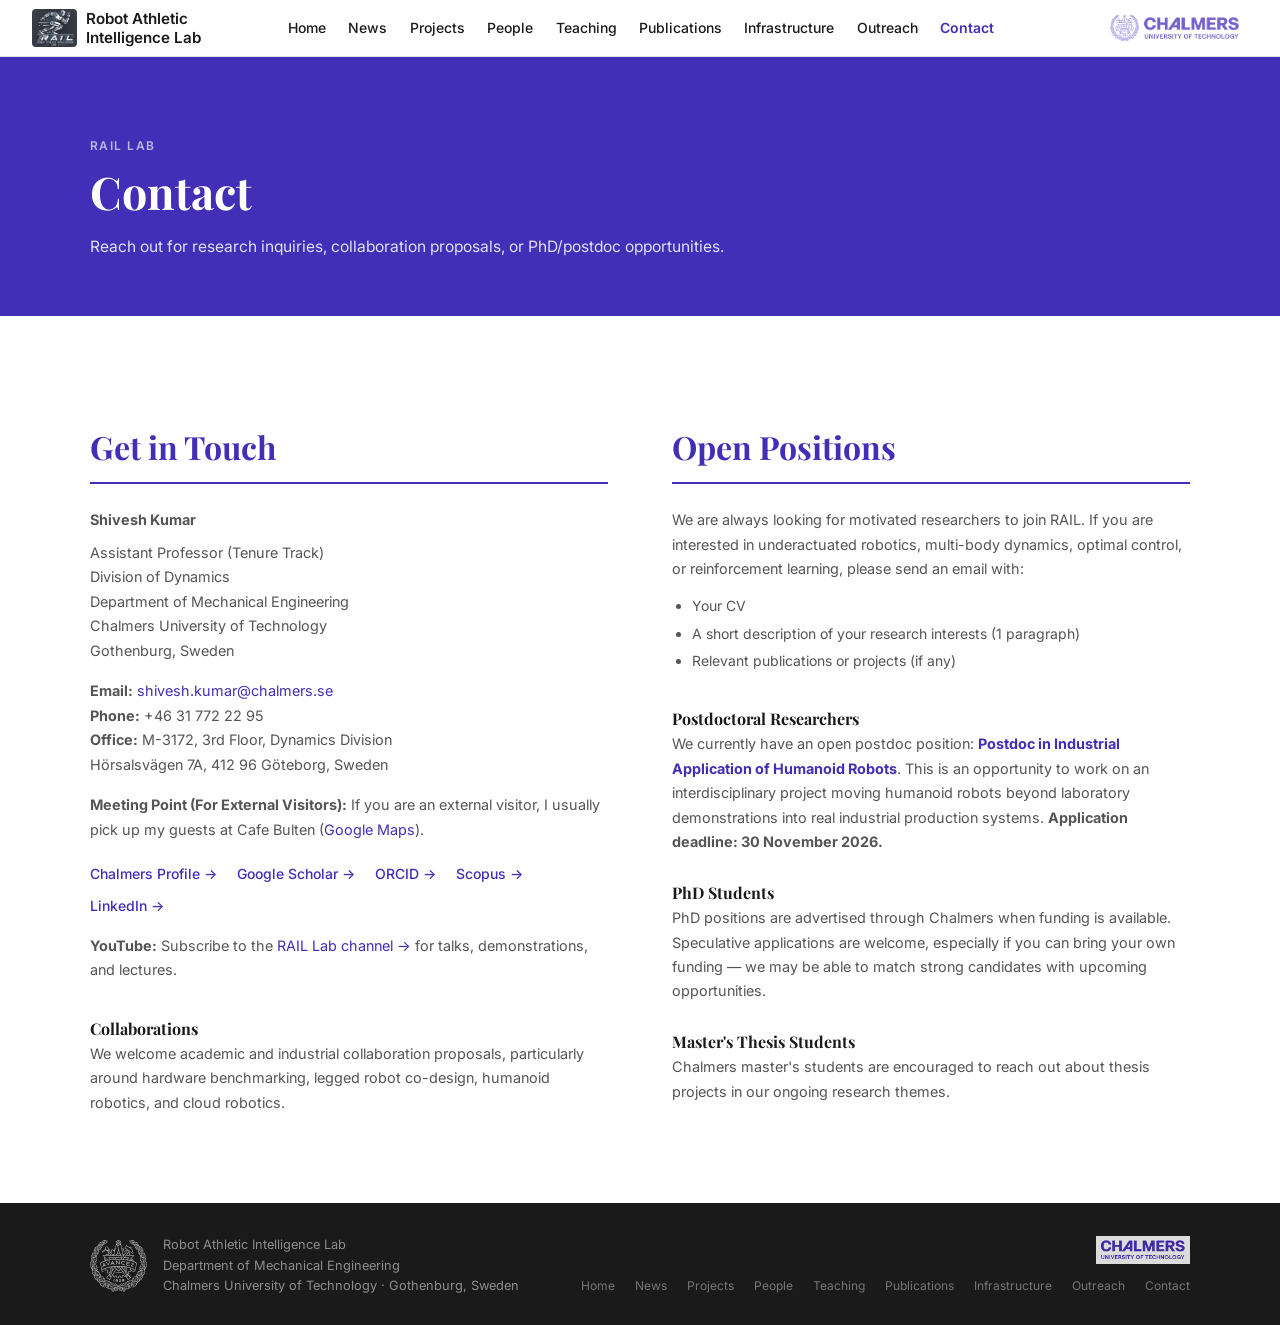
<file: contact.html>
<!DOCTYPE html>
<html lang="en">
<head>
  <meta charset="UTF-8" />
  <meta name="viewport" content="width=device-width, initial-scale=1.0" />
  <title>Contact – RAIL Lab</title>
  <link rel="stylesheet" href="style.css" />
  <link rel="preconnect" href="https://fonts.googleapis.com" />
  <link rel="preconnect" href="https://fonts.gstatic.com" crossorigin />
  <link href="https://fonts.googleapis.com/css2?family=Playfair+Display:wght@700&family=Inter:wght@400;500;600&display=swap" rel="stylesheet" />
</head>
<body>

  <nav>
    <div class="nav-inner">
      <a href="index.html" class="nav-logo"><img src="assets/logos/rail_logo_small.png" alt="RAIL Lab" /><span class="nav-lab-name">Robot Athletic<br>Intelligence Lab</span></a>
      <ul>
        <li><a href="index.html">Home</a></li>
        
        <li><a href="news.html">News</a></li>
        <li><a href="projects.html">Projects</a></li>
        <li><a href="people.html">People</a></li>
        <li><a href="teaching.html">Teaching</a></li>
        <li><a href="publications.html">Publications</a></li>
        <li><a href="infrastructure.html">Infrastructure</a></li>
        <li><a href="outreach.html">Outreach</a></li>
        <li><a href="contact.html" class="nav-active">Contact</a></li>
      </ul>
      <button class="nav-hamburger" aria-label="Toggle menu" onclick="this.classList.toggle('open');document.querySelector('nav ul').classList.toggle('open')"><span></span><span></span><span></span></button>
      <a href="https://www.chalmers.se" target="_blank"><img src="assets/logos/chalmers_logo.png" alt="Chalmers University of Technology" class="nav-chalmers" /></a>
    </div>
  </nav>

  <header class="page-hero">
    <div class="container">
      <p class="page-hero-label">RAIL Lab</p>
      <h1>Contact</h1>
      <p class="page-hero-sub">
        Reach out for research inquiries, collaboration proposals, or PhD/postdoc opportunities.
      </p>
    </div>
  </header>

  <section class="section">
    <div class="container">
      <div class="contact-grid-full">

        <div class="contact-block">
          <h2>Get in Touch</h2>
          <p><strong>Shivesh Kumar</strong></p>
          <p>Assistant Professor (Tenure Track)<br>
             Division of Dynamics<br>
             Department of Mechanical Engineering<br>
             Chalmers University of Technology<br>
             Gothenburg, Sweden</p>
          <p style="margin-top:1rem">
            <strong>Email:</strong> <a href="mailto:shivesh.kumar@chalmers.se">shivesh.kumar@chalmers.se</a><br>
            <strong>Phone:</strong> +46 31 772 22 95<br>
            <strong>Office:</strong> M-3172, 3rd Floor, Dynamics Division<br>
            Hörsalsvägen 7A, 412 96 Göteborg, Sweden
          </p>
          <p style="margin-top:1rem">
            <strong>Meeting Point (For External Visitors):</strong> If you are an external visitor, I usually
            pick up my guests at Cafe Bulten
            (<a href="https://maps.app.goo.gl/BGtQJM85S4EgyP3MA" target="_blank">Google Maps</a>).
          </p>
          <div class="contact-ext-links">
            <a href="https://www.chalmers.se/en/persons/shivesh/" target="_blank">Chalmers Profile →</a>
            <a href="https://scholar.google.co.in/citations?user=2DlIOTsAAAAJ" target="_blank">Google Scholar →</a>
            <a href="https://orcid.org/0000-0002-6254-3882" target="_blank">ORCID →</a>
            <a href="https://www.scopus.com/authid/detail.uri?authorId=57213856392" target="_blank">Scopus →</a>
            <a href="https://www.linkedin.com/in/shivesh-kumar-09044218/" target="_blank">LinkedIn →</a>
          </div>

          <p style="margin-top:1rem">
            <strong>YouTube:</strong> Subscribe to the
            <a href="https://www.youtube.com/@Chalmers-RAIL" target="_blank">RAIL Lab channel →</a>
            for talks, demonstrations, and lectures.
          </p>

          <h3 style="margin-top:2rem; font-size:1rem; font-family:var(--font-serif)">Collaborations</h3>
          <p>
            We welcome academic and industrial collaboration proposals, particularly around
            hardware benchmarking, legged robot co-design, humanoid robotics, and cloud robotics.
          </p>
        </div>

        <div class="contact-block">
          <h2>Open Positions</h2>
          <p>
            We are always looking for motivated researchers to join RAIL. If you are interested
            in underactuated robotics, multi-body dynamics, optimal control, or reinforcement learning,
            please send an email with:
          </p>
          <ul class="contact-checklist">
            <li>Your CV</li>
            <li>A short description of your research interests (1 paragraph)</li>
            <li>Relevant publications or projects (if any)</li>
          </ul>

          <h3 style="margin-top:2rem; font-size:1rem; font-family:var(--font-serif)">Postdoctoral Researchers</h3>
          <p>
            We currently have an open postdoc position:
            <a href="https://www.chalmers.se/en/about-chalmers/work-with-us/vacancies/?rmpage=job&rmjob=15163&rmlang=UK" target="_blank"><strong>Postdoc in Industrial Application of Humanoid Robots</strong></a>.
            This is an opportunity to work on an interdisciplinary project moving humanoid robots beyond
            laboratory demonstrations into real industrial production systems. <strong>Application deadline: 30 November 2026.</strong>
          </p>

          <h3 style="margin-top:1.5rem; font-size:1rem; font-family:var(--font-serif)">PhD Students</h3>
          <p>
            PhD positions are advertised through Chalmers when funding is available.
            Speculative applications are welcome, especially if you can bring your own funding —
            we may be able to match strong candidates with upcoming opportunities.
          </p>

          <h3 style="margin-top:1.5rem; font-size:1rem; font-family:var(--font-serif)">Master's Thesis Students</h3>
          <p>
            Chalmers master's students are encouraged to reach out about thesis projects in
            our ongoing research themes.
          </p>

        </div>

      </div>
    </div>
  </section>

  <footer>
    <div class="footer-inner">
      <div class="footer-brand">
        <img src="assets/logos/chalmers_emblem.svg" alt="" class="footer-emblem" />
        <div class="footer-text">
          <p>Robot Athletic Intelligence Lab</p>
          <p>Department of Mechanical Engineering</p>
          <p>Chalmers University of Technology · Gothenburg, Sweden</p>
        </div>
      </div>
      <div class="footer-right">
        <img src="assets/logos/chalmers_logo_old.png" alt="Chalmers University of Technology" class="footer-chalmers-logo" />
        <div class="footer-links">
          <a href="index.html">Home</a>
          <a href="news.html">News</a>
          <a href="projects.html">Projects</a>
          <a href="people.html">People</a>
          <a href="teaching.html">Teaching</a>
          <a href="publications.html">Publications</a>
          <a href="infrastructure.html">Infrastructure</a>
          <a href="outreach.html">Outreach</a>
          <a href="contact.html">Contact</a>
        </div>
      </div>
    </div>
  </footer>

<script>document.querySelectorAll("nav ul a").forEach(function(a){a.addEventListener("click",function(){document.querySelector("nav ul").classList.remove("open");document.querySelector(".nav-hamburger").classList.remove("open");})});</script>
</body>
</html>
</file>
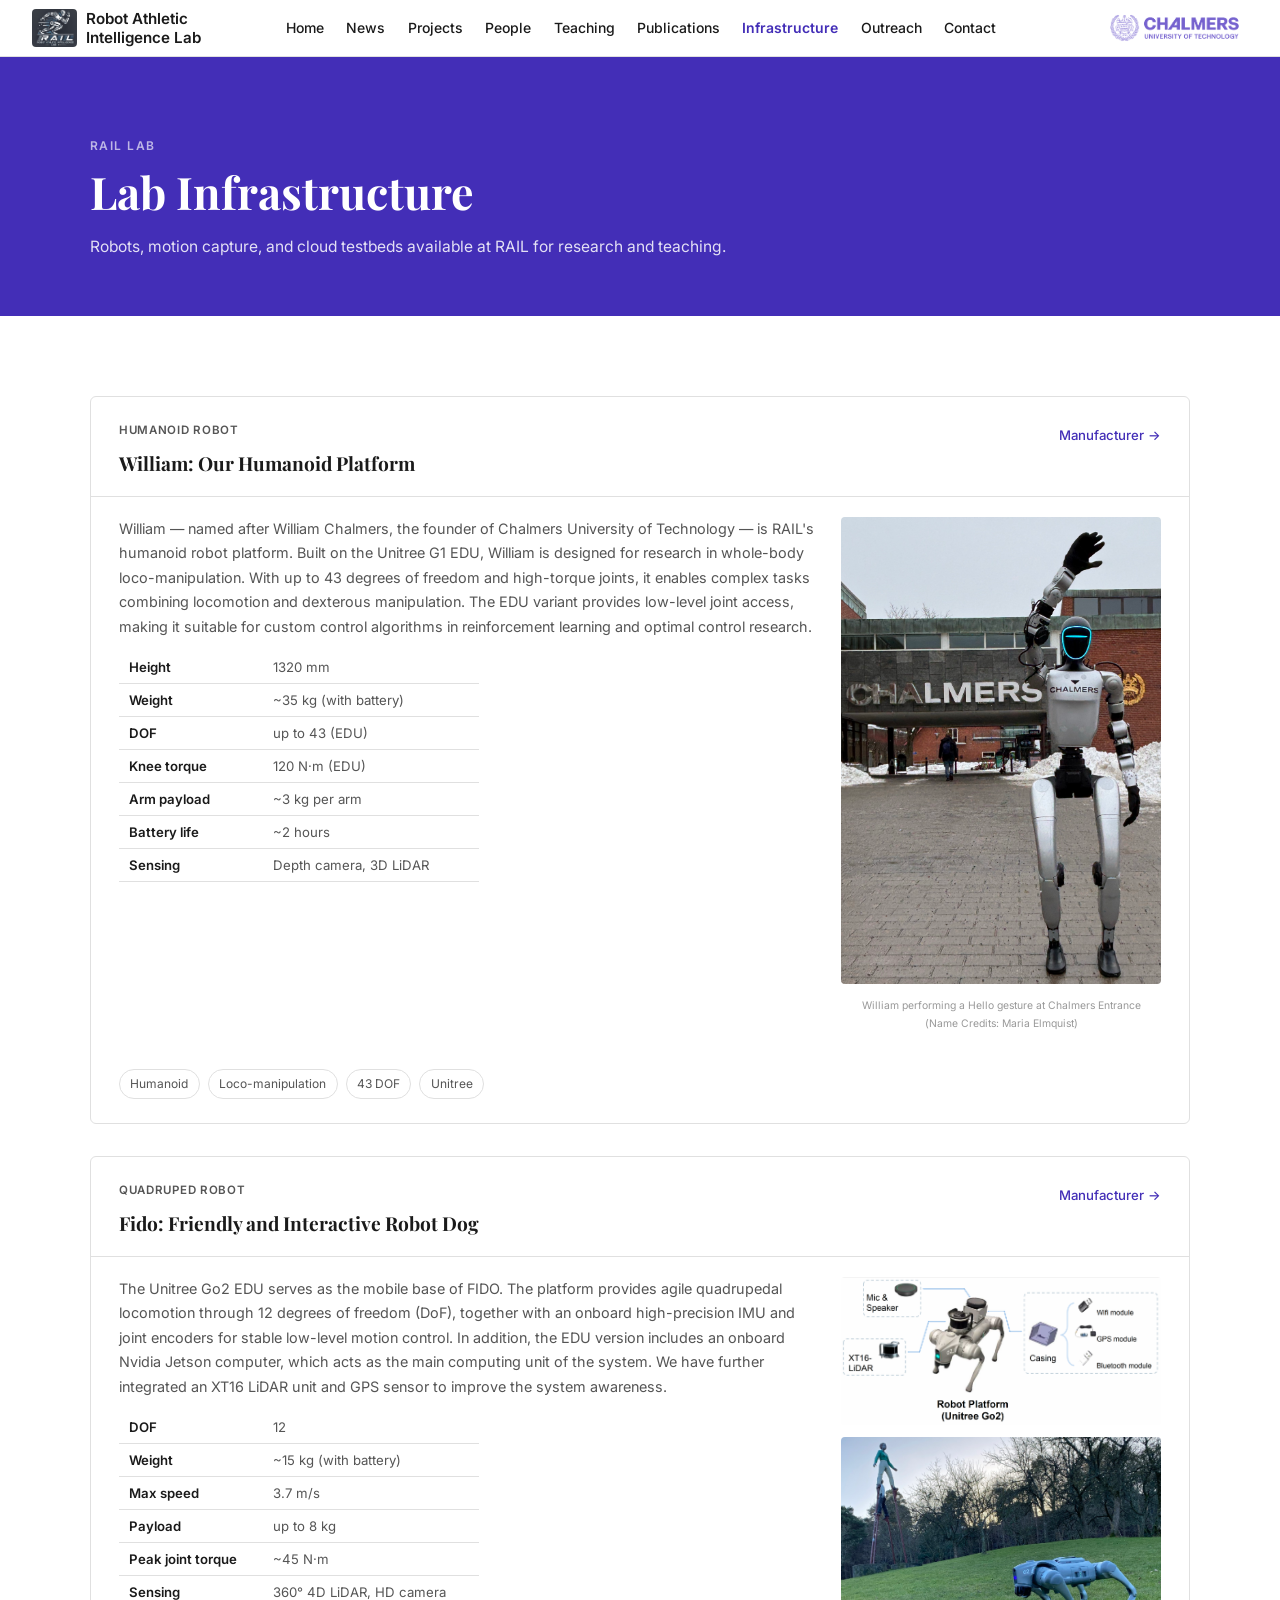
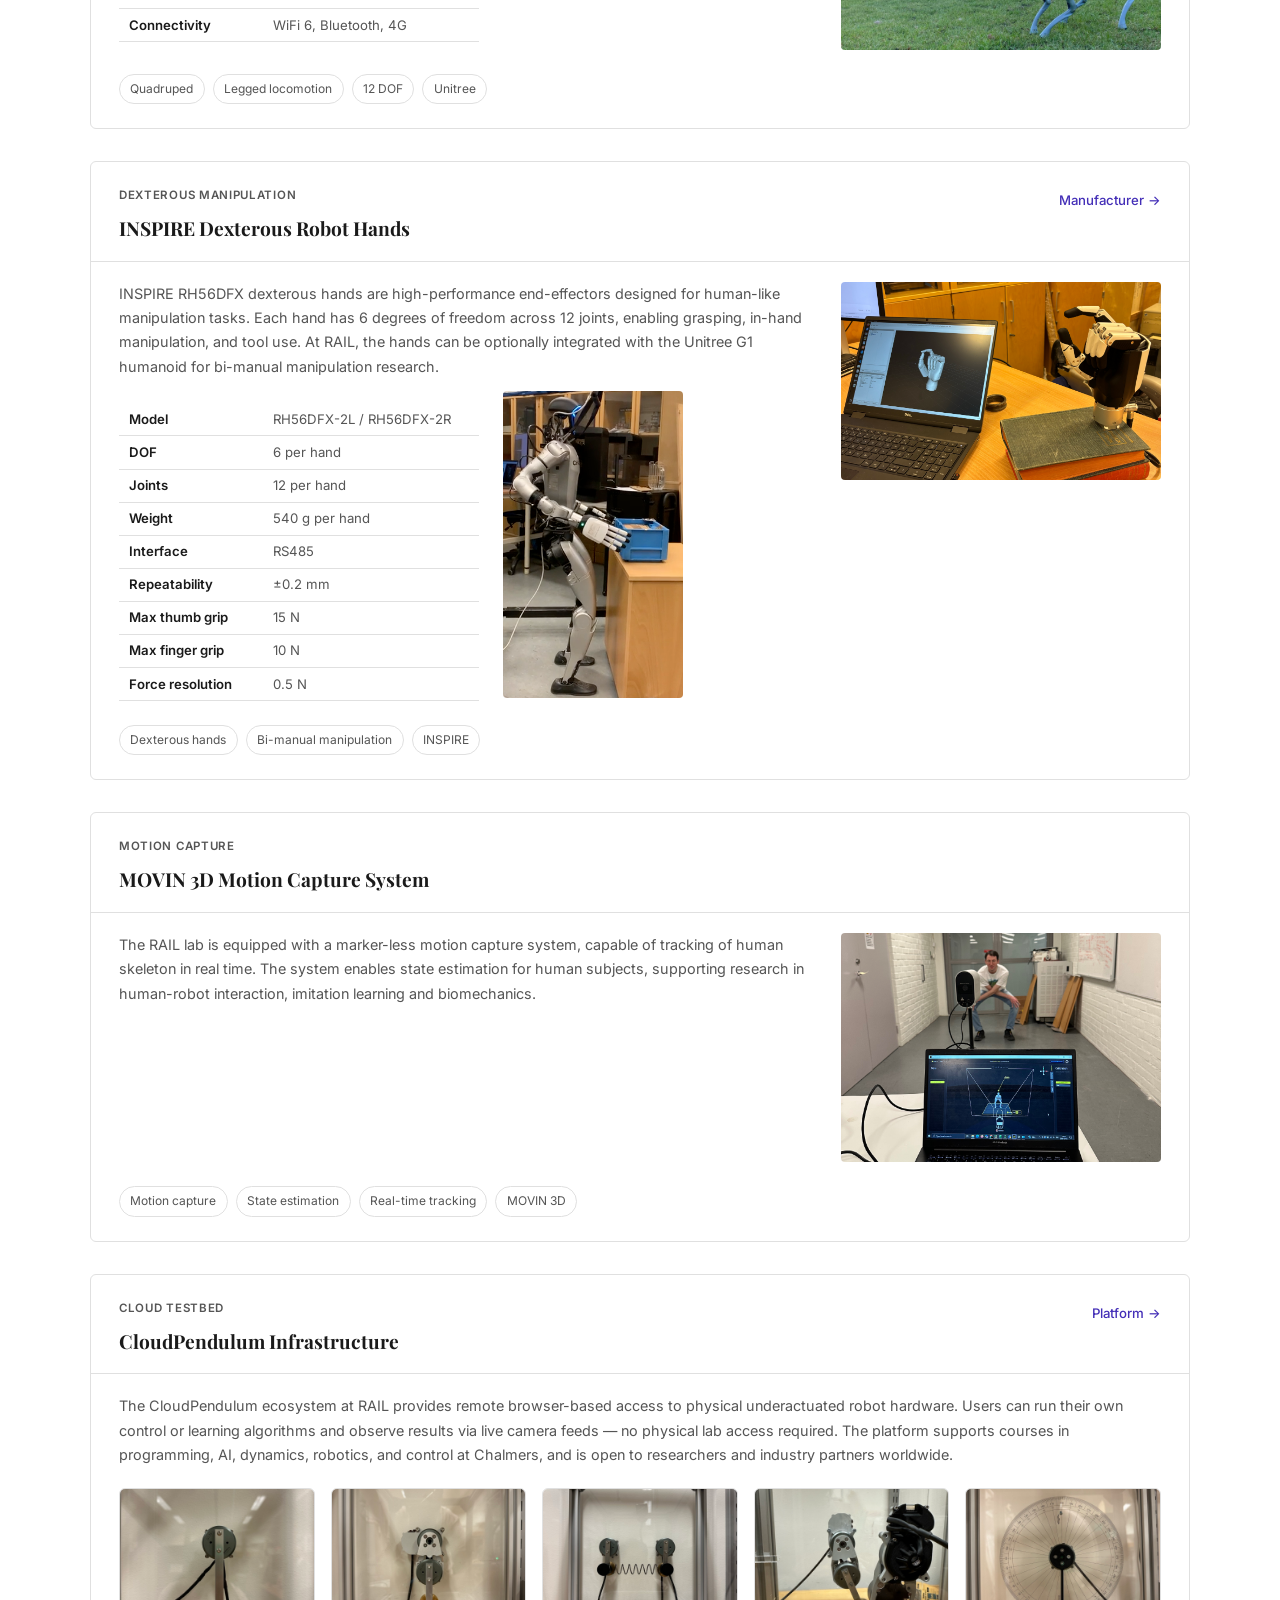
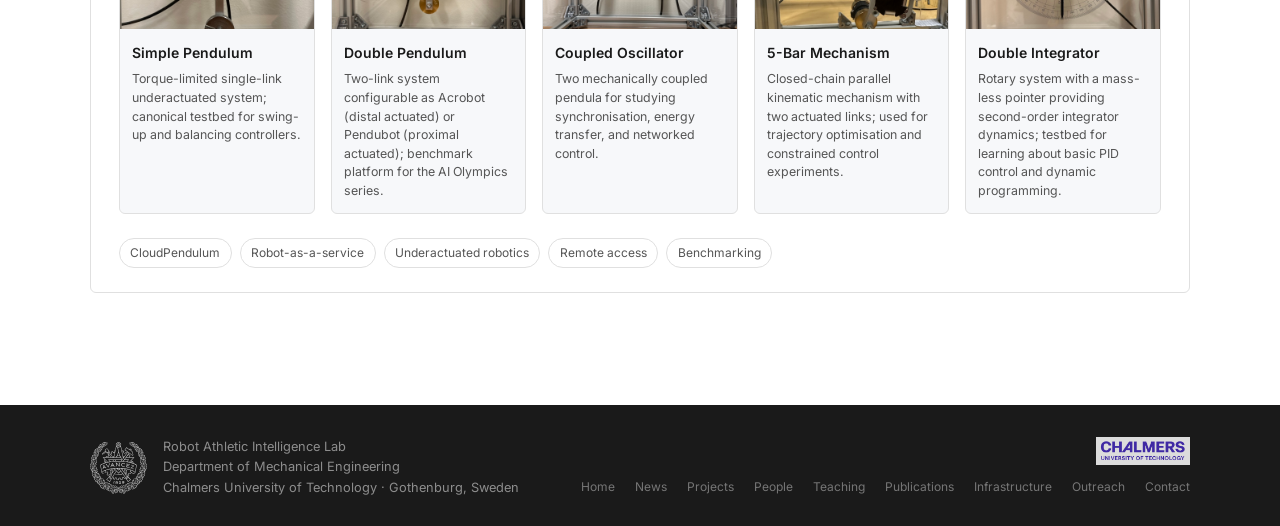
<file: infrastructure.html>
<!DOCTYPE html>
<html lang="en">
<head>
  <meta charset="UTF-8" />
  <meta name="viewport" content="width=device-width, initial-scale=1.0" />
  <title>Lab Infrastructure – RAIL Lab</title>
  <link rel="stylesheet" href="style.css" />
  <link rel="preconnect" href="https://fonts.googleapis.com" />
  <link rel="preconnect" href="https://fonts.gstatic.com" crossorigin />
  <link href="https://fonts.googleapis.com/css2?family=Playfair+Display:wght@700&family=Inter:wght@400;500;600&display=swap" rel="stylesheet" />
</head>
<body>

  <nav>
    <div class="nav-inner">
      <a href="index.html" class="nav-logo"><img src="assets/logos/rail_logo_small.png" alt="RAIL Lab" /><span class="nav-lab-name">Robot Athletic<br>Intelligence Lab</span></a>
      <ul>
        <li><a href="index.html">Home</a></li>
        
        <li><a href="news.html">News</a></li>
        <li><a href="projects.html">Projects</a></li>
        <li><a href="people.html">People</a></li>
        <li><a href="teaching.html">Teaching</a></li>
        <li><a href="publications.html">Publications</a></li>
        <li><a href="infrastructure.html" class="nav-active">Infrastructure</a></li>
        <li><a href="outreach.html">Outreach</a></li>
        <li><a href="contact.html">Contact</a></li>
      </ul>
      <button class="nav-hamburger" aria-label="Toggle menu" onclick="this.classList.toggle('open');document.querySelector('nav ul').classList.toggle('open')"><span></span><span></span><span></span></button>
      <a href="https://www.chalmers.se" target="_blank"><img src="assets/logos/chalmers_logo.png" alt="Chalmers University of Technology" class="nav-chalmers" /></a>
    </div>
  </nav>

  <header class="page-hero">
    <div class="container">
      <p class="page-hero-label">RAIL Lab</p>
      <h1>Lab Infrastructure</h1>
      <p class="page-hero-sub">
        Robots, motion capture, and cloud testbeds available at RAIL for research and teaching.
      </p>
    </div>
  </header>

  <section class="section">
    <div class="container">

      <!-- UNITREE G1 -->
      <div class="project-entry">
        <div class="project-entry-header">
          <div>
            <span class="project-funder">Humanoid Robot</span>
            <h2 class="project-title">William: Our Humanoid Platform</h2>
          </div>
          <a href="https://www.unitree.com/g1/" target="_blank" class="project-link">Manufacturer →</a>
        </div>
        <div class="project-entry-body">
          <div class="project-desc-row">
            <div>
              <p>
                William — named after William Chalmers, the founder of Chalmers University of Technology —
                is RAIL's humanoid robot platform. Built on the Unitree G1 EDU, William is
                designed for research in whole-body loco-manipulation. With up to 43 degrees of freedom
                and high-torque joints, it enables complex tasks combining locomotion and dexterous
                manipulation. The EDU variant provides low-level joint access, making it suitable for
                custom control algorithms in reinforcement learning and optimal control research.
              </p>
              <table class="infra-specs">
                <tr><td>Height</td><td>1320 mm</td></tr>
                <tr><td>Weight</td><td>~35 kg (with battery)</td></tr>
                <tr><td>DOF</td><td>up to 43 (EDU)</td></tr>
                <tr><td>Knee torque</td><td>120 N·m (EDU)</td></tr>
                <tr><td>Arm payload</td><td>~3 kg per arm</td></tr>
                <tr><td>Battery life</td><td>~2 hours</td></tr>
                <tr><td>Sensing</td><td>Depth camera, 3D LiDAR</td></tr>
              </table>
            </div>
            <div style="flex-shrink:0;">
              <img src="assets/robots/unitree_g1.jpeg" alt="William performing a Hello gesture at Chalmers Entrance" class="project-photo" />
              <p style="font-size:0.65rem;color:#999;margin-top:0.3rem;text-align:center">William performing a Hello gesture at Chalmers Entrance<br>(Name Credits: Maria Elmquist)</p>
            </div>
          </div>
          <div class="project-tags">
            <span class="tag">Humanoid</span>
            <span class="tag">Loco-manipulation</span>
            <span class="tag">43 DOF</span>
            <span class="tag">Unitree</span>
          </div>
        </div>
      </div>

      <!-- UNITREE GO2 -->
      <div class="project-entry">
        <div class="project-entry-header">
          <div>
            <span class="project-funder">Quadruped Robot</span>
            <h2 class="project-title">Fido: Friendly and Interactive Robot Dog</h2>
          </div>
          <a href="https://www.unitree.com/go2/" target="_blank" class="project-link">Manufacturer →</a>
        </div>
        <div class="project-entry-body">
          <div class="project-desc-row">
            <div>
              <p>
                The Unitree Go2 EDU serves as the mobile base of FIDO. The platform provides agile
                quadrupedal locomotion through 12 degrees of freedom (DoF), together with an onboard
                high-precision IMU and joint encoders for stable low-level motion control. In addition,
                the EDU version includes an onboard Nvidia Jetson computer, which acts as the main
                computing unit of the system. We have further integrated an XT16 LiDAR unit and GPS
                sensor to improve the system awareness.
              </p>
              <table class="infra-specs">
                <tr><td>DOF</td><td>12</td></tr>
                <tr><td>Weight</td><td>~15 kg (with battery)</td></tr>
                <tr><td>Max speed</td><td>3.7 m/s</td></tr>
                <tr><td>Payload</td><td>up to 8 kg</td></tr>
                <tr><td>Peak joint torque</td><td>~45 N·m</td></tr>
                <tr><td>Sensing</td><td>360° 4D LiDAR, HD camera</td></tr>
                <tr><td>Connectivity</td><td>WiFi 6, Bluetooth, 4G</td></tr>
              </table>
            </div>
            <div style="flex-shrink:0;width:320px;display:flex;flex-direction:column;gap:0.75rem;">
              <img src="assets/robots/fido_hardware.png" alt="Fido — Unitree Go2 EDU Pro" style="width:320px;border-radius:4px;" />
              <img src="assets/robots/fido_standing.jpeg" alt="Fido standing" style="width:320px;border-radius:4px;" />
            </div>
          </div>
          <div class="project-tags">
            <span class="tag">Quadruped</span>
            <span class="tag">Legged locomotion</span>
            <span class="tag">12 DOF</span>
            <span class="tag">Unitree</span>
          </div>
        </div>
      </div>

      <!-- INSPIRE HANDS -->
      <div class="project-entry">
        <div class="project-entry-header">
          <div>
            <span class="project-funder">Dexterous Manipulation</span>
            <h2 class="project-title">INSPIRE Dexterous Robot Hands</h2>
          </div>
          <a href="https://www.inspire-robots.com/" target="_blank" class="project-link">Manufacturer →</a>
        </div>
        <div class="project-entry-body">
          <div class="project-desc-row">
            <div style="flex:1;">
              <p>
                INSPIRE RH56DFX dexterous hands are high-performance end-effectors designed for
                human-like manipulation tasks. Each hand has 6 degrees of freedom across 12 joints,
                enabling grasping, in-hand manipulation, and tool use. At RAIL, the hands can be
                optionally integrated with the Unitree G1 humanoid for bi-manual manipulation research.
              </p>
              <div style="display:flex;gap:1.5rem;align-items:flex-start;margin-top:0.75rem;">
                <table class="infra-specs" style="flex:1;">
                  <tr><td>Model</td><td>RH56DFX-2L / RH56DFX-2R</td></tr>
                  <tr><td>DOF</td><td>6 per hand</td></tr>
                  <tr><td>Joints</td><td>12 per hand</td></tr>
                  <tr><td>Weight</td><td>540 g per hand</td></tr>
                  <tr><td>Interface</td><td>RS485</td></tr>
                  <tr><td>Repeatability</td><td>±0.2 mm</td></tr>
                  <tr><td>Max thumb grip</td><td>15 N</td></tr>
                  <tr><td>Max finger grip</td><td>10 N</td></tr>
                  <tr><td>Force resolution</td><td>0.5 N</td></tr>
                </table>
                <img src="assets/robots/inspire_hands_unitree_g1.png" alt="INSPIRE hands on Unitree G1" style="width:180px;border-radius:4px;flex-shrink:0;" />
              </div>
            </div>
            <img src="assets/robots/inspire_hands.jpeg" alt="INSPIRE dexterous robot hand" class="project-photo" />
          </div>
          <div class="project-tags">
            <span class="tag">Dexterous hands</span>
            <span class="tag">Bi-manual manipulation</span>
            <span class="tag">INSPIRE</span>
          </div>
        </div>
      </div>

      <!-- MOTION CAPTURE -->
      <div class="project-entry">
        <div class="project-entry-header">
          <div>
            <span class="project-funder">Motion Capture</span>
            <h2 class="project-title">MOVIN 3D Motion Capture System</h2>
          </div>
        </div>
        <div class="project-entry-body">
          <div class="project-desc-row">
            <div>
              <p>
                The RAIL lab is equipped with a marker-less motion capture system, capable
                of tracking of human skeleton in real time. The system enables state estimation
                for human subjects, supporting research in human-robot interaction, imitation
                learning and biomechanics.
              </p>
            </div>
            <img src="assets/robots/movin.jpeg" alt="MOVIN motion capture" class="project-photo" />
          </div>
          <div class="project-tags">
            <span class="tag">Motion capture</span>
            <span class="tag">State estimation</span>
            <span class="tag">Real-time tracking</span>
            <span class="tag">MOVIN 3D</span>
          </div>
        </div>
      </div>

      <!-- CLOUDPENDULUM -->
      <div class="project-entry">
        <div class="project-entry-header">
          <div>
            <span class="project-funder">Cloud Testbed</span>
            <h2 class="project-title">CloudPendulum Infrastructure</h2>
          </div>
          <a href="https://cloudpendulum.m2.chalmers.se/" target="_blank" class="project-link">Platform →</a>
        </div>
        <div class="project-entry-body">
          <p>
            The CloudPendulum ecosystem at RAIL provides remote browser-based access to
            physical underactuated robot hardware. Users can run their own control or learning
            algorithms and observe results via live camera feeds — no physical lab access required.
            The platform supports courses in programming, AI, dynamics, robotics, and control at
            Chalmers, and is open to researchers and industry partners worldwide.
          </p>
          <div class="cp-unit-grid">

            <div class="cp-unit-card">
              <img src="assets/projects/simple_pendulum.jpeg" alt="Simple Pendulum" />
              <div class="cp-unit-body">
                <h4>Simple Pendulum</h4>
                <p>Torque-limited single-link underactuated system; canonical testbed for swing-up and balancing controllers.</p>
              </div>
            </div>

            <div class="cp-unit-card">
              <img src="assets/projects/double_pendulum.jpeg" alt="Double Pendulum" />
              <div class="cp-unit-body">
                <h4>Double Pendulum</h4>
                <p>Two-link system configurable as Acrobot (distal actuated) or Pendubot (proximal actuated); benchmark platform for the AI Olympics series.</p>
              </div>
            </div>

            <div class="cp-unit-card">
              <img src="assets/robots/coupled_oscillator.jpeg" alt="Coupled Oscillator" />
              <div class="cp-unit-body">
                <h4>Coupled Oscillator</h4>
                <p>Two mechanically coupled pendula for studying synchronisation, energy transfer, and networked control.</p>
              </div>
            </div>

            <div class="cp-unit-card">
              <img src="assets/robots/5bar_mechanism.jpeg" alt="5-Bar Mechanism" />
              <div class="cp-unit-body">
                <h4>5-Bar Mechanism</h4>
                <p>Closed-chain parallel kinematic mechanism with two actuated links; used for trajectory optimisation and constrained control experiments.</p>
              </div>
            </div>

            <div class="cp-unit-card">
              <img src="assets/robots/double_integrator.jpeg" alt="Double Integrator" />
              <div class="cp-unit-body">
                <h4>Double Integrator</h4>
                <p>Rotary system with a mass-less pointer providing second-order integrator dynamics; testbed for learning about basic PID control and dynamic programming.</p>
              </div>
            </div>

          </div>
          <div class="project-tags">
            <span class="tag">CloudPendulum</span>
            <span class="tag">Robot-as-a-service</span>
            <span class="tag">Underactuated robotics</span>
            <span class="tag">Remote access</span>
            <span class="tag">Benchmarking</span>
          </div>
        </div>
      </div>

    </div>
  </section>

  <footer>
    <div class="footer-inner">
      <div class="footer-brand">
        <img src="assets/logos/chalmers_emblem.svg" alt="" class="footer-emblem" />
        <div class="footer-text">
          <p>Robot Athletic Intelligence Lab</p>
          <p>Department of Mechanical Engineering</p>
          <p>Chalmers University of Technology · Gothenburg, Sweden</p>
        </div>
      </div>
      <div class="footer-right">
        <img src="assets/logos/chalmers_logo_old.png" alt="Chalmers University of Technology" class="footer-chalmers-logo" />
        <div class="footer-links">
          <a href="index.html">Home</a>
          <a href="news.html">News</a>
          <a href="projects.html">Projects</a>
          <a href="people.html">People</a>
          <a href="teaching.html">Teaching</a>
          <a href="publications.html">Publications</a>
          <a href="infrastructure.html">Infrastructure</a>
          <a href="outreach.html">Outreach</a>
          <a href="contact.html">Contact</a>
        </div>
      </div>
    </div>
  </footer>

  <script>document.querySelectorAll("nav ul a").forEach(function(a){a.addEventListener("click",function(){document.querySelector("nav ul").classList.remove("open");document.querySelector(".nav-hamburger").classList.remove("open");});});</script>
</body>
</html>
</file>
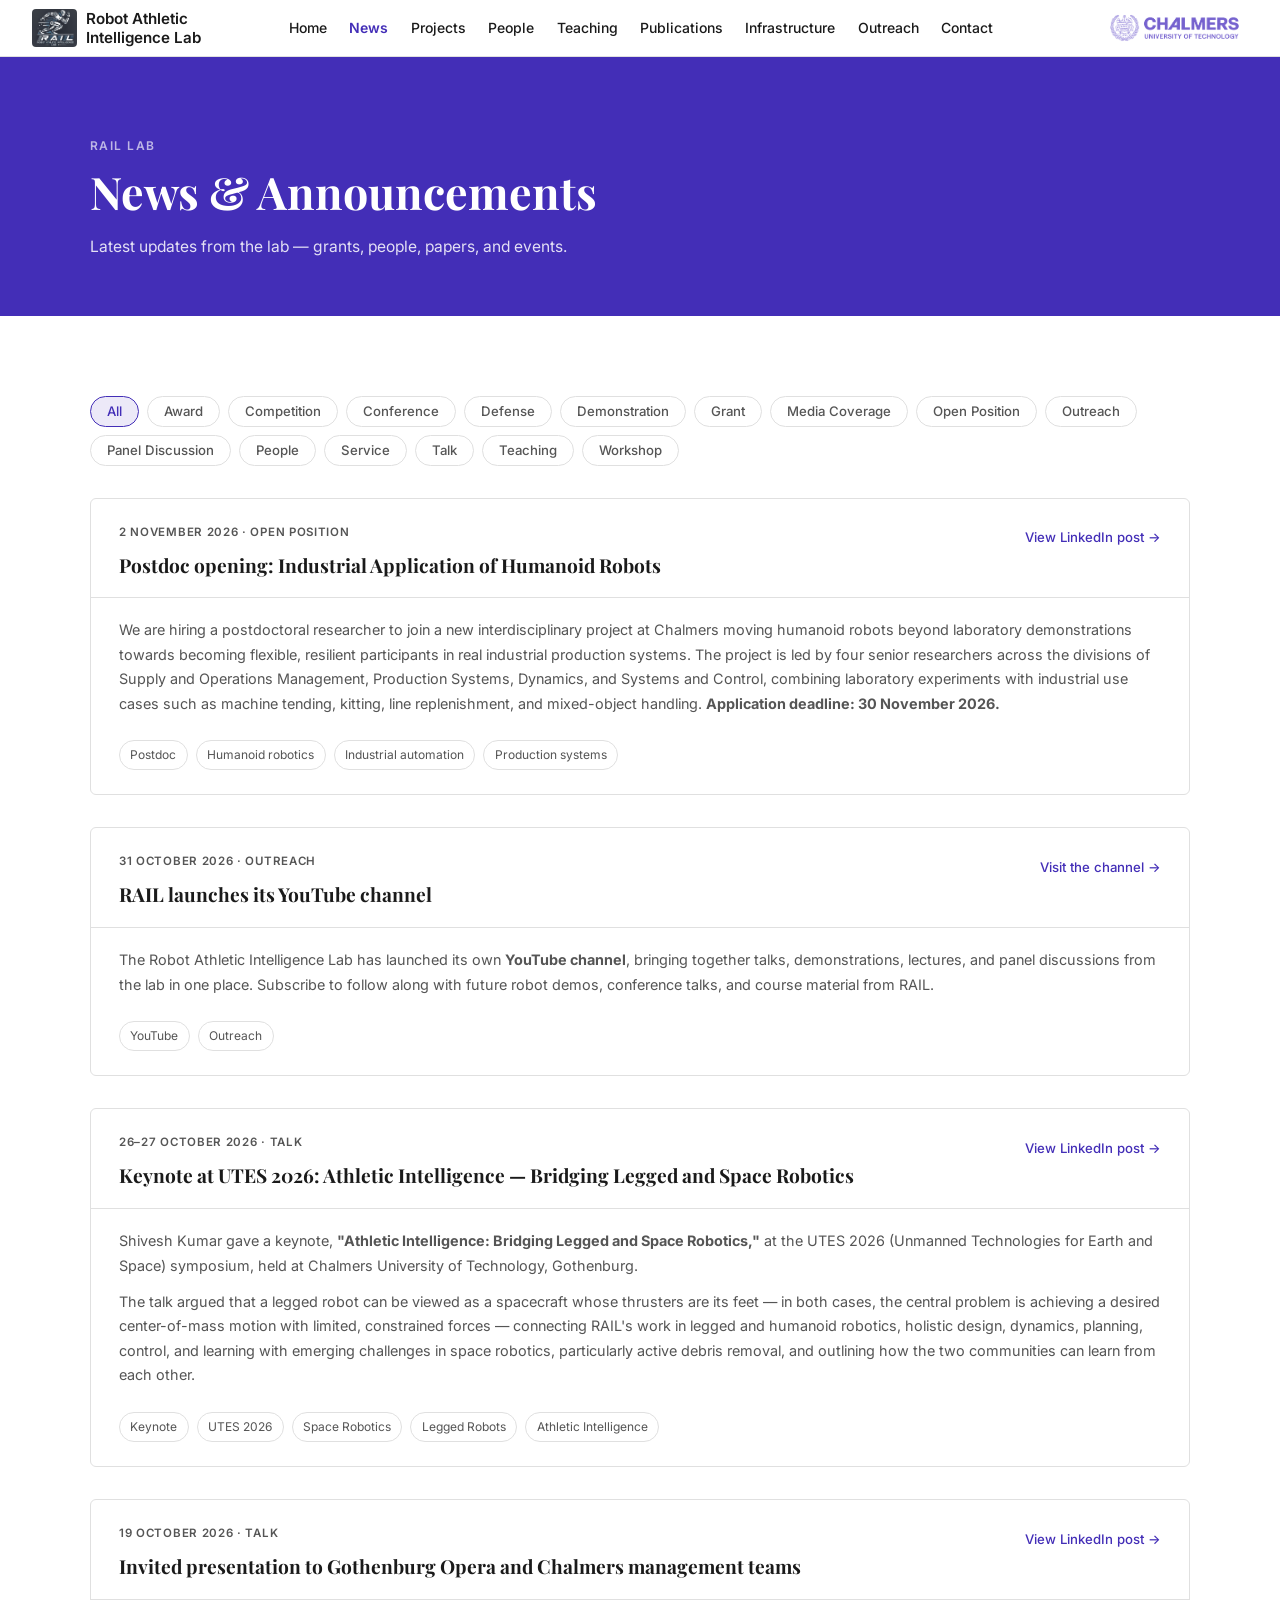
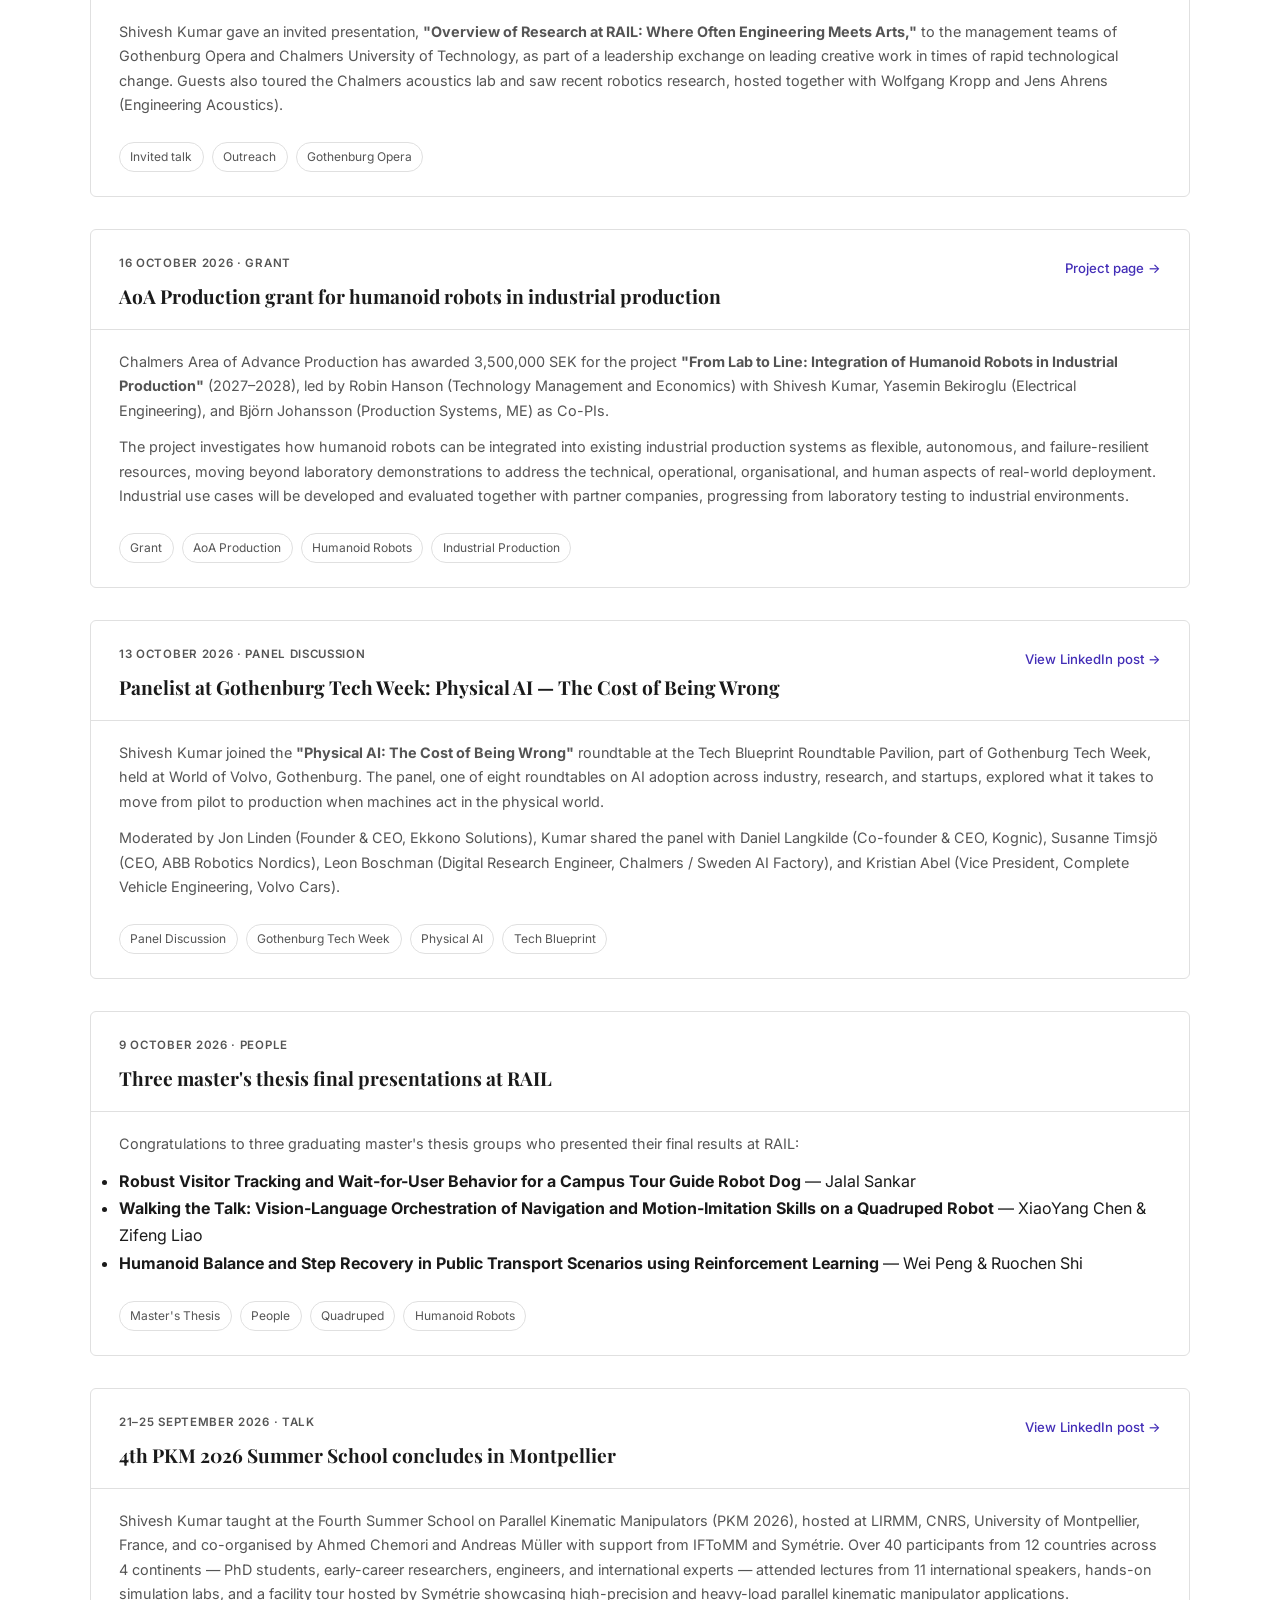
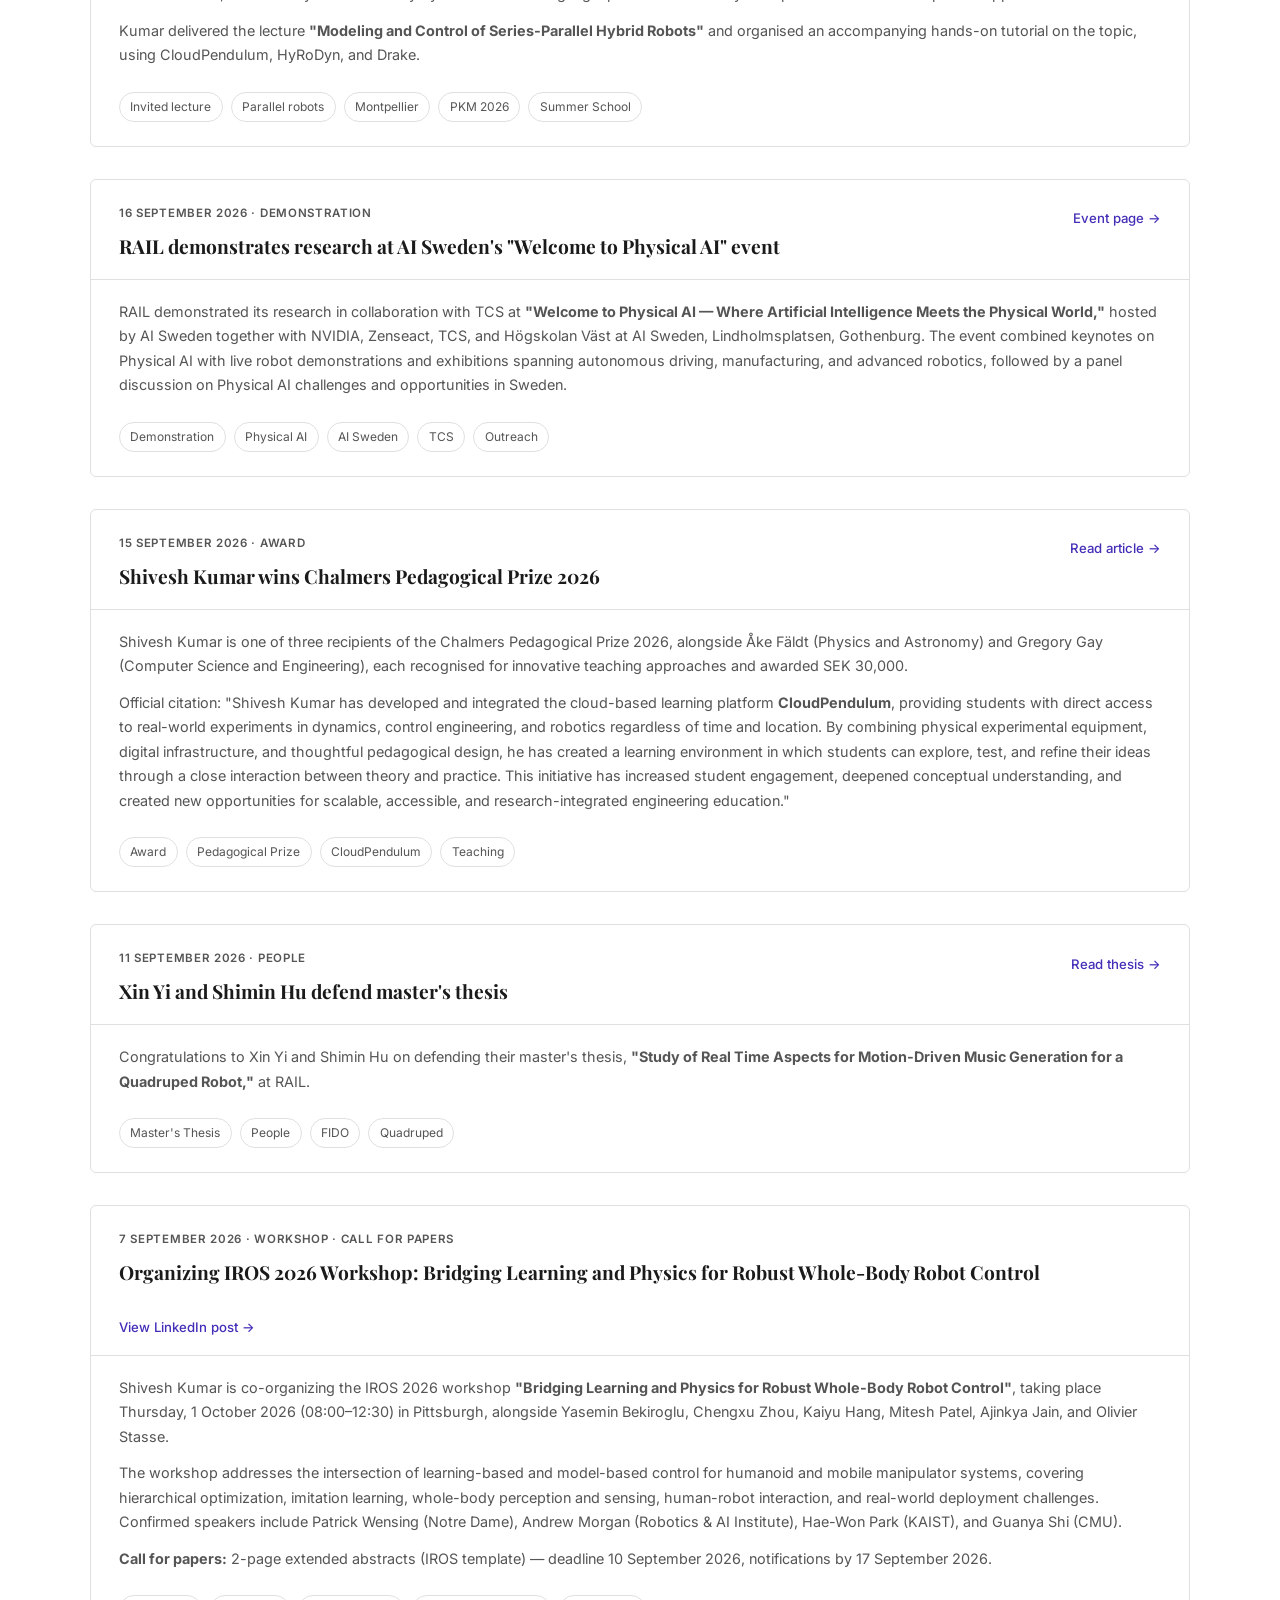
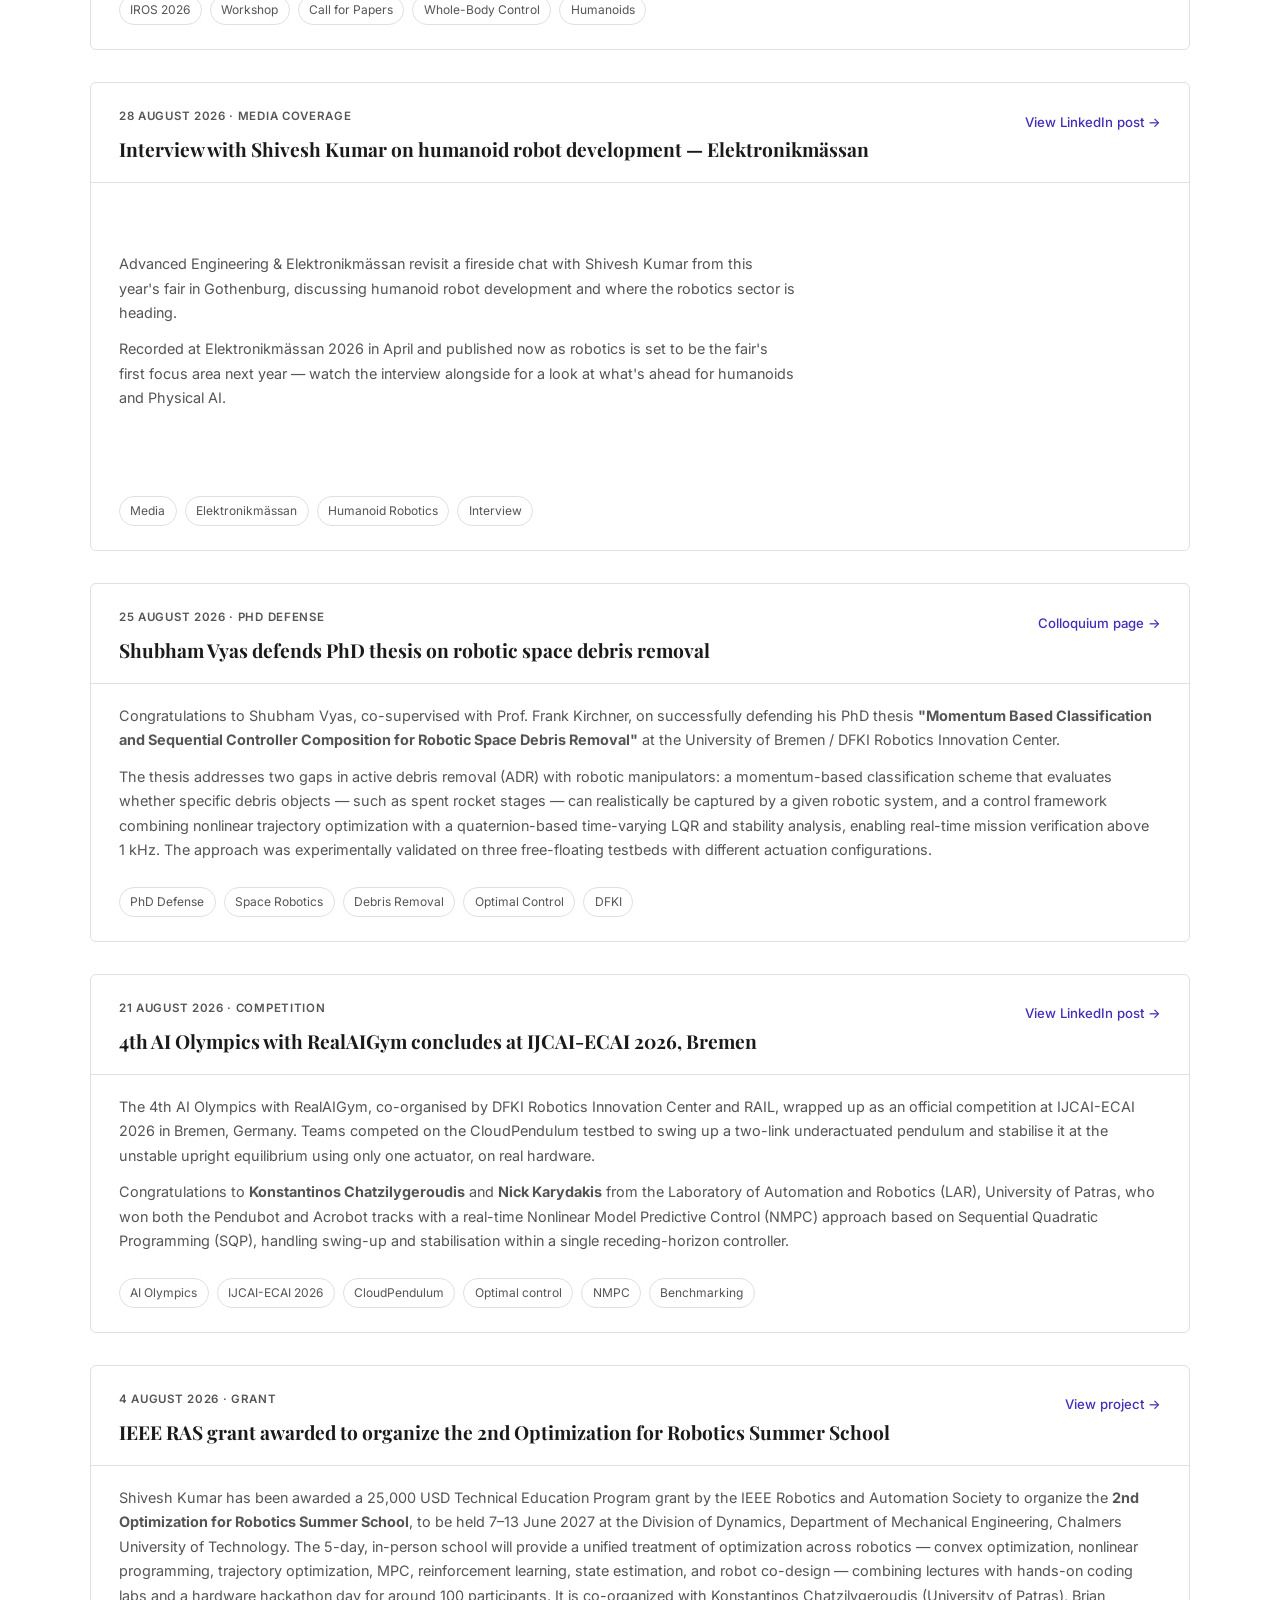
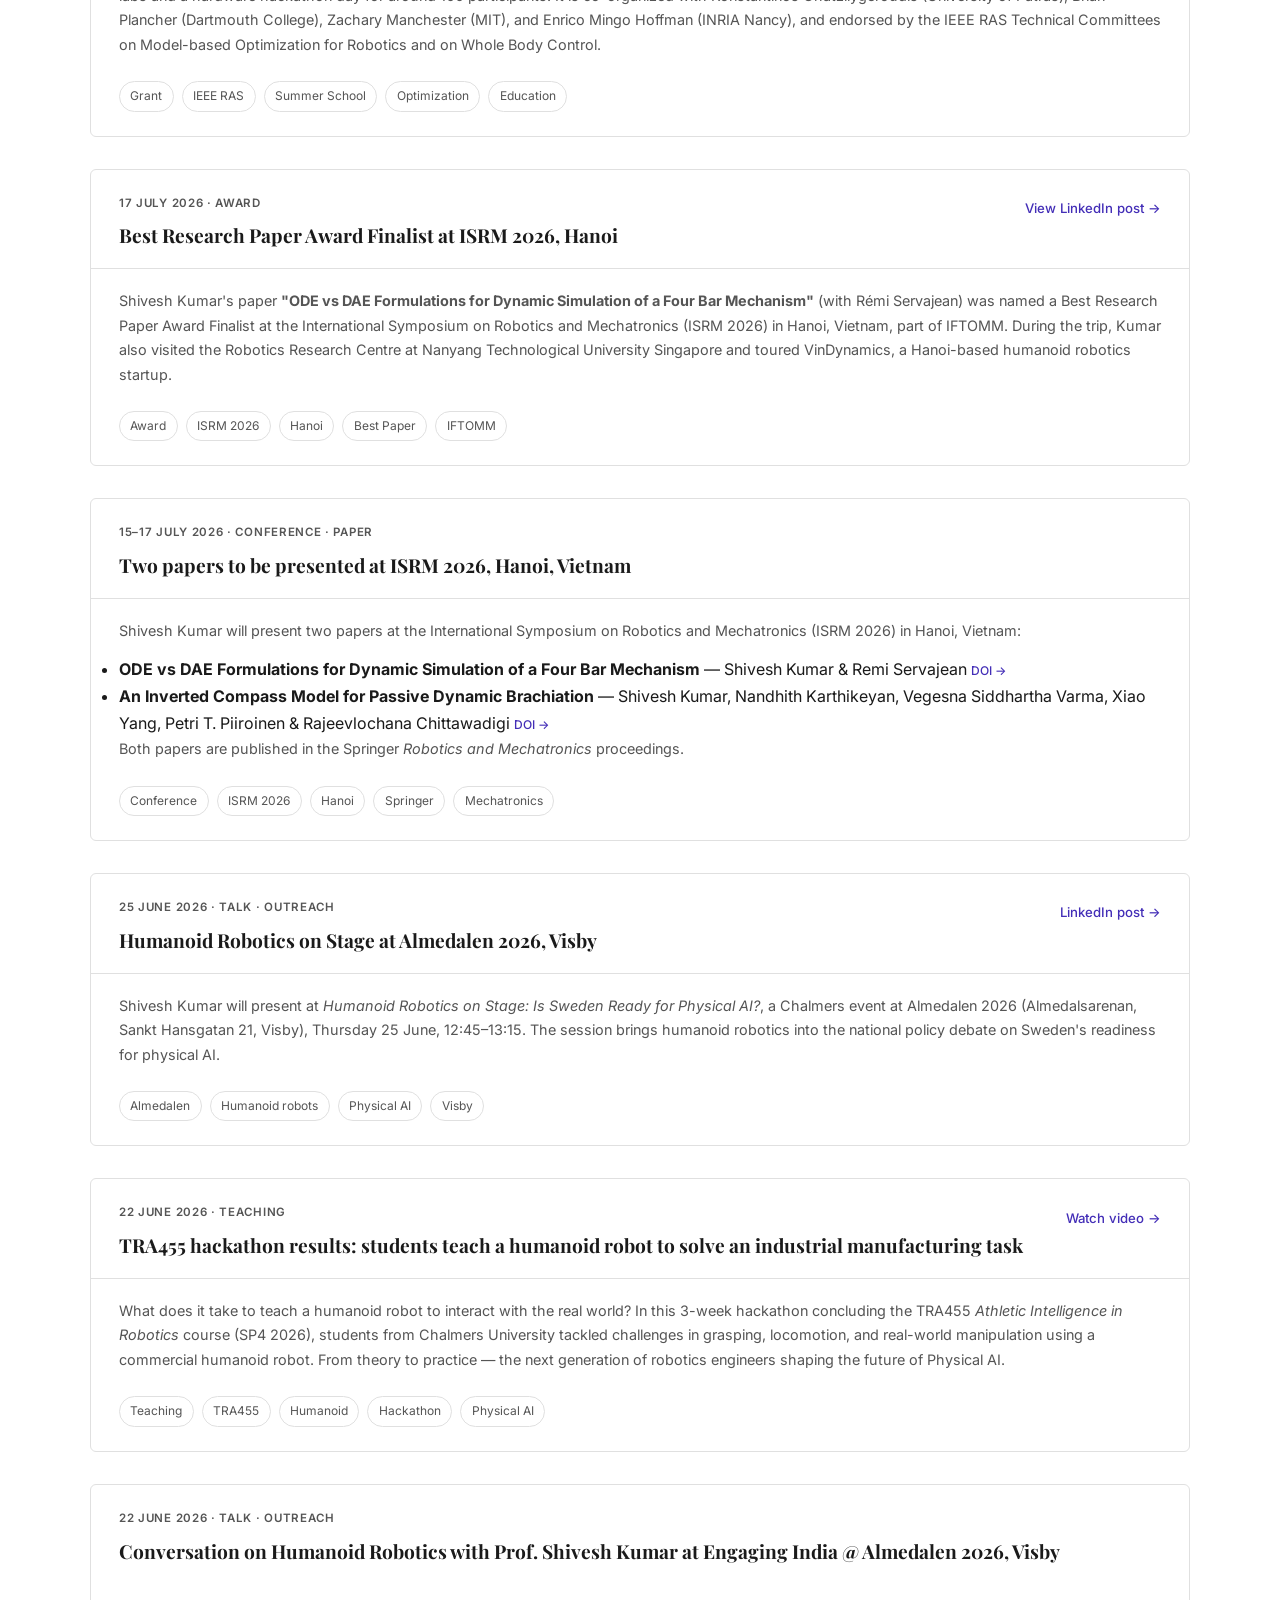
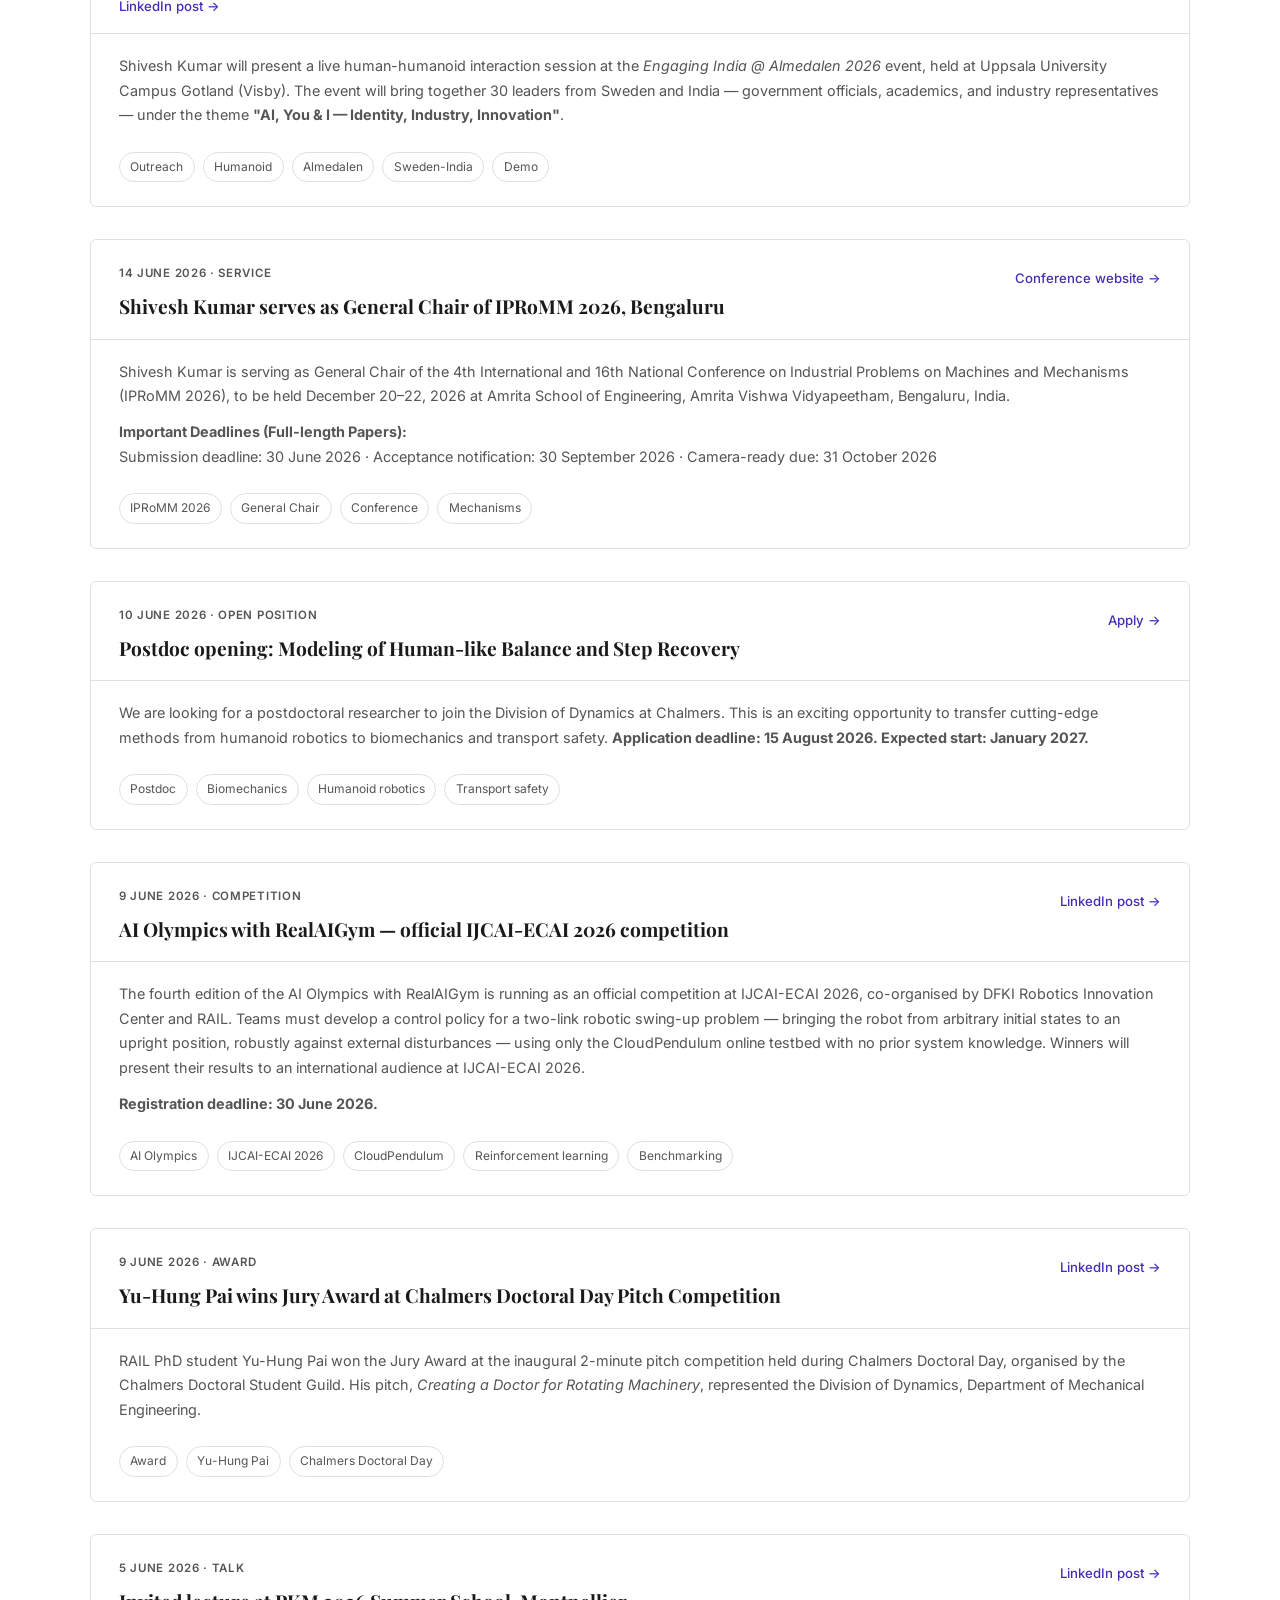
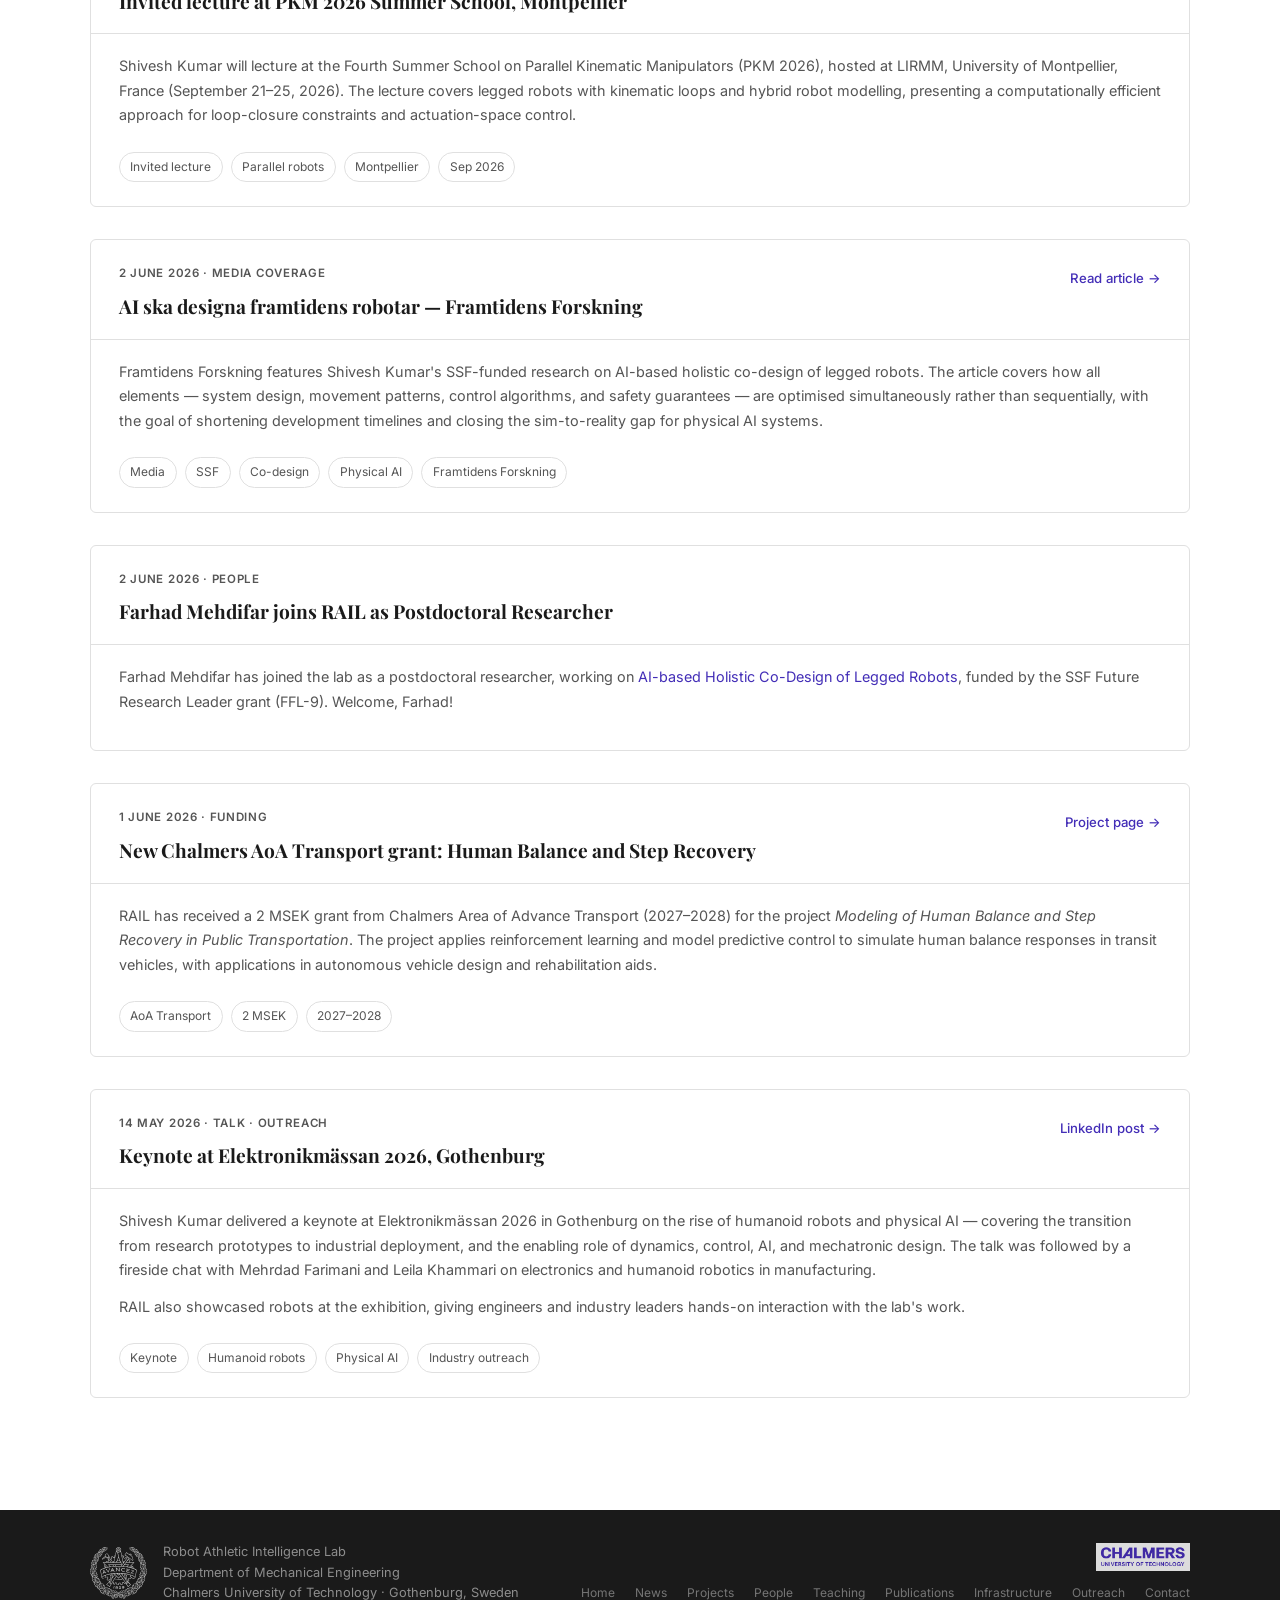
<file: news.html>
<!DOCTYPE html>
<html lang="en">
<head>
  <meta charset="UTF-8" />
  <meta name="viewport" content="width=device-width, initial-scale=1.0" />
  <title>News – RAIL Lab</title>
  <link rel="stylesheet" href="style.css" />
  <link rel="preconnect" href="https://fonts.googleapis.com" />
  <link rel="preconnect" href="https://fonts.gstatic.com" crossorigin />
  <link href="https://fonts.googleapis.com/css2?family=Playfair+Display:wght@700&family=Inter:wght@400;500;600&display=swap" rel="stylesheet" />
</head>
<body>

  <nav>
    <div class="nav-inner">
      <a href="index.html" class="nav-logo"><img src="assets/logos/rail_logo_small.png" alt="RAIL Lab" /><span class="nav-lab-name">Robot Athletic<br>Intelligence Lab</span></a>
      <ul>
        <li><a href="index.html">Home</a></li>
        
        <li><a href="news.html" class="nav-active">News</a></li>
        <li><a href="projects.html">Projects</a></li>
        <li><a href="people.html">People</a></li>
        <li><a href="teaching.html">Teaching</a></li>
        <li><a href="publications.html">Publications</a></li>
        <li><a href="infrastructure.html">Infrastructure</a></li>
        <li><a href="outreach.html">Outreach</a></li>
        <li><a href="contact.html">Contact</a></li>
      </ul>
      <button class="nav-hamburger" aria-label="Toggle menu" onclick="this.classList.toggle('open');document.querySelector('nav ul').classList.toggle('open')"><span></span><span></span><span></span></button>
      <a href="https://www.chalmers.se" target="_blank"><img src="assets/logos/chalmers_logo.png" alt="Chalmers University of Technology" class="nav-chalmers" /></a>
    </div>
  </nav>

  <header class="page-hero">
    <div class="container">
      <p class="page-hero-label">RAIL Lab</p>
      <h1>News &amp; Announcements</h1>
      <p class="page-hero-sub">Latest updates from the lab — grants, people, papers, and events.</p>
    </div>
  </header>

  <section class="section">
    <div class="container">
      <div class="pub-filter-bar" id="news-filter-bar"></div>
      <div id="news-container"></div>
    </div>
  </section>

  <script src="news-data.js"></script>
  <script>
    (function () {
      var container = document.getElementById("news-container");
      var filterBar = document.getElementById("news-filter-bar");

      var types = [];
      RAIL_NEWS.forEach(function (item) {
        item.type.forEach(function (t) {
          if (types.indexOf(t) === -1) types.push(t);
        });
      });
      types.sort();

      filterBar.innerHTML =
        '<button class="filter-btn active" data-filter="all">All</button>' +
        types.map(function (t) {
          return '<button class="filter-btn" data-filter="' + t + '">' + t + "</button>";
        }).join("");

      RAIL_NEWS.forEach(function (item) {
        var tagsHtml = item.tags.length
          ? '<div class="project-tags">' +
            item.tags.map(function (t) { return '<span class="tag">' + t + "</span>"; }).join("") +
            "</div>"
          : "";
        var linkHtml = item.link
          ? '<a href="' + item.link + '" target="_blank" class="project-link">' + item.linkText + "</a>"
          : "";
        container.innerHTML +=
          '<div class="project-entry" data-type="' + item.type.join("|") + '">' +
            '<div class="project-entry-header">' +
              "<div>" +
                '<span class="project-funder">' + item.date + " · " + item.category + "</span>" +
                '<h2 class="project-title">' + item.title + "</h2>" +
              "</div>" +
              linkHtml +
            "</div>" +
            '<div class="project-entry-body">' + item.body + tagsHtml + "</div>" +
          "</div>";
      });

      var btns = filterBar.querySelectorAll(".filter-btn");
      var entries = container.querySelectorAll(".project-entry");
      btns.forEach(function (btn) {
        btn.addEventListener("click", function () {
          btns.forEach(function (b) { b.classList.remove("active"); });
          btn.classList.add("active");
          var f = btn.dataset.filter;
          entries.forEach(function (entry) {
            var entryTypes = entry.dataset.type.split("|");
            entry.style.display = (f === "all" || entryTypes.indexOf(f) !== -1) ? "" : "none";
          });
        });
      });
    })();
  </script>

  <footer>
    <div class="footer-inner">
      <div class="footer-brand">
        <img src="assets/logos/chalmers_emblem.svg" alt="" class="footer-emblem" />
        <div class="footer-text">
          <p>Robot Athletic Intelligence Lab</p>
          <p>Department of Mechanical Engineering</p>
          <p>Chalmers University of Technology · Gothenburg, Sweden</p>
        </div>
      </div>
      <div class="footer-right">
        <img src="assets/logos/chalmers_logo_old.png" alt="Chalmers University of Technology" class="footer-chalmers-logo" />
        <div class="footer-links">
          <a href="index.html">Home</a>
          <a href="news.html">News</a>
          <a href="projects.html">Projects</a>
          <a href="people.html">People</a>
          <a href="teaching.html">Teaching</a>
          <a href="publications.html">Publications</a>
          <a href="infrastructure.html">Infrastructure</a>
          <a href="outreach.html">Outreach</a>
          <a href="contact.html">Contact</a>
        </div>
      </div>
    </div>
  </footer>

<script>document.querySelectorAll("nav ul a").forEach(function(a){a.addEventListener("click",function(){document.querySelector("nav ul").classList.remove("open");document.querySelector(".nav-hamburger").classList.remove("open");})});</script>
</body>
</html>
</file>
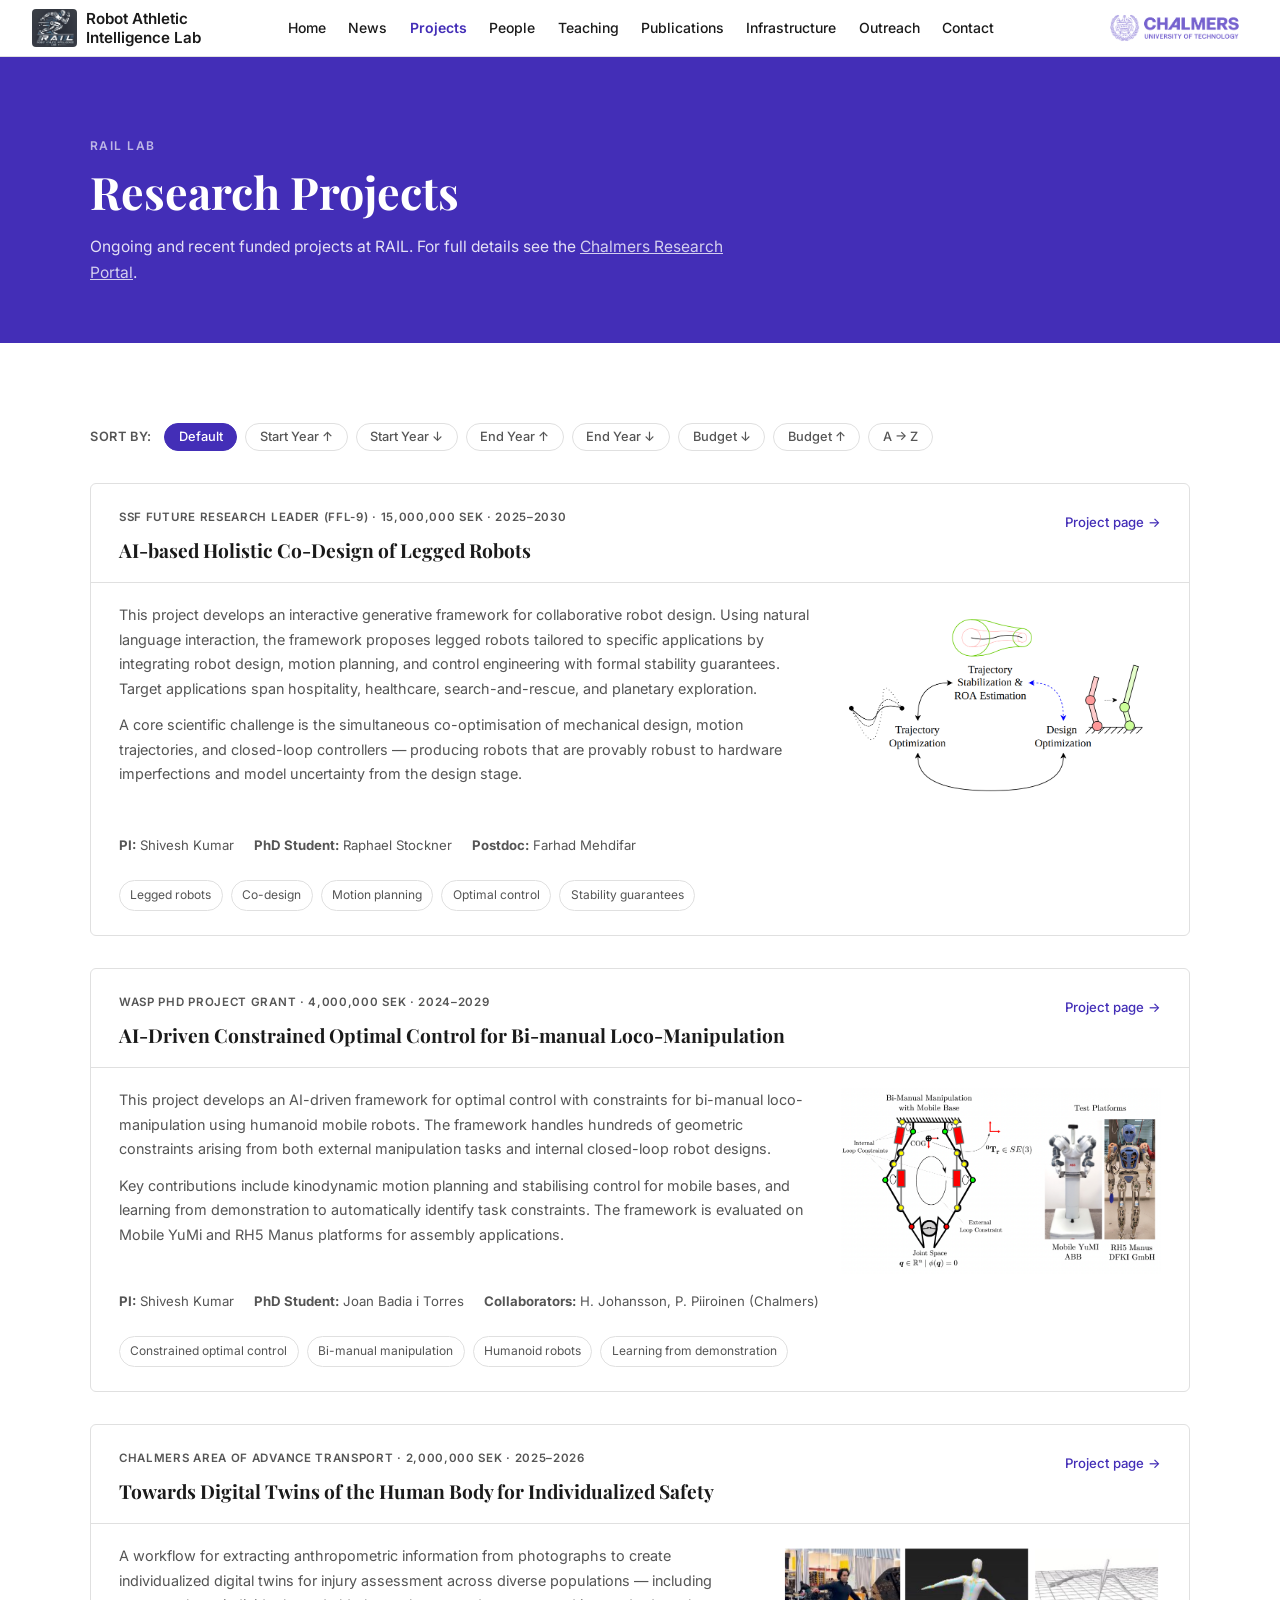
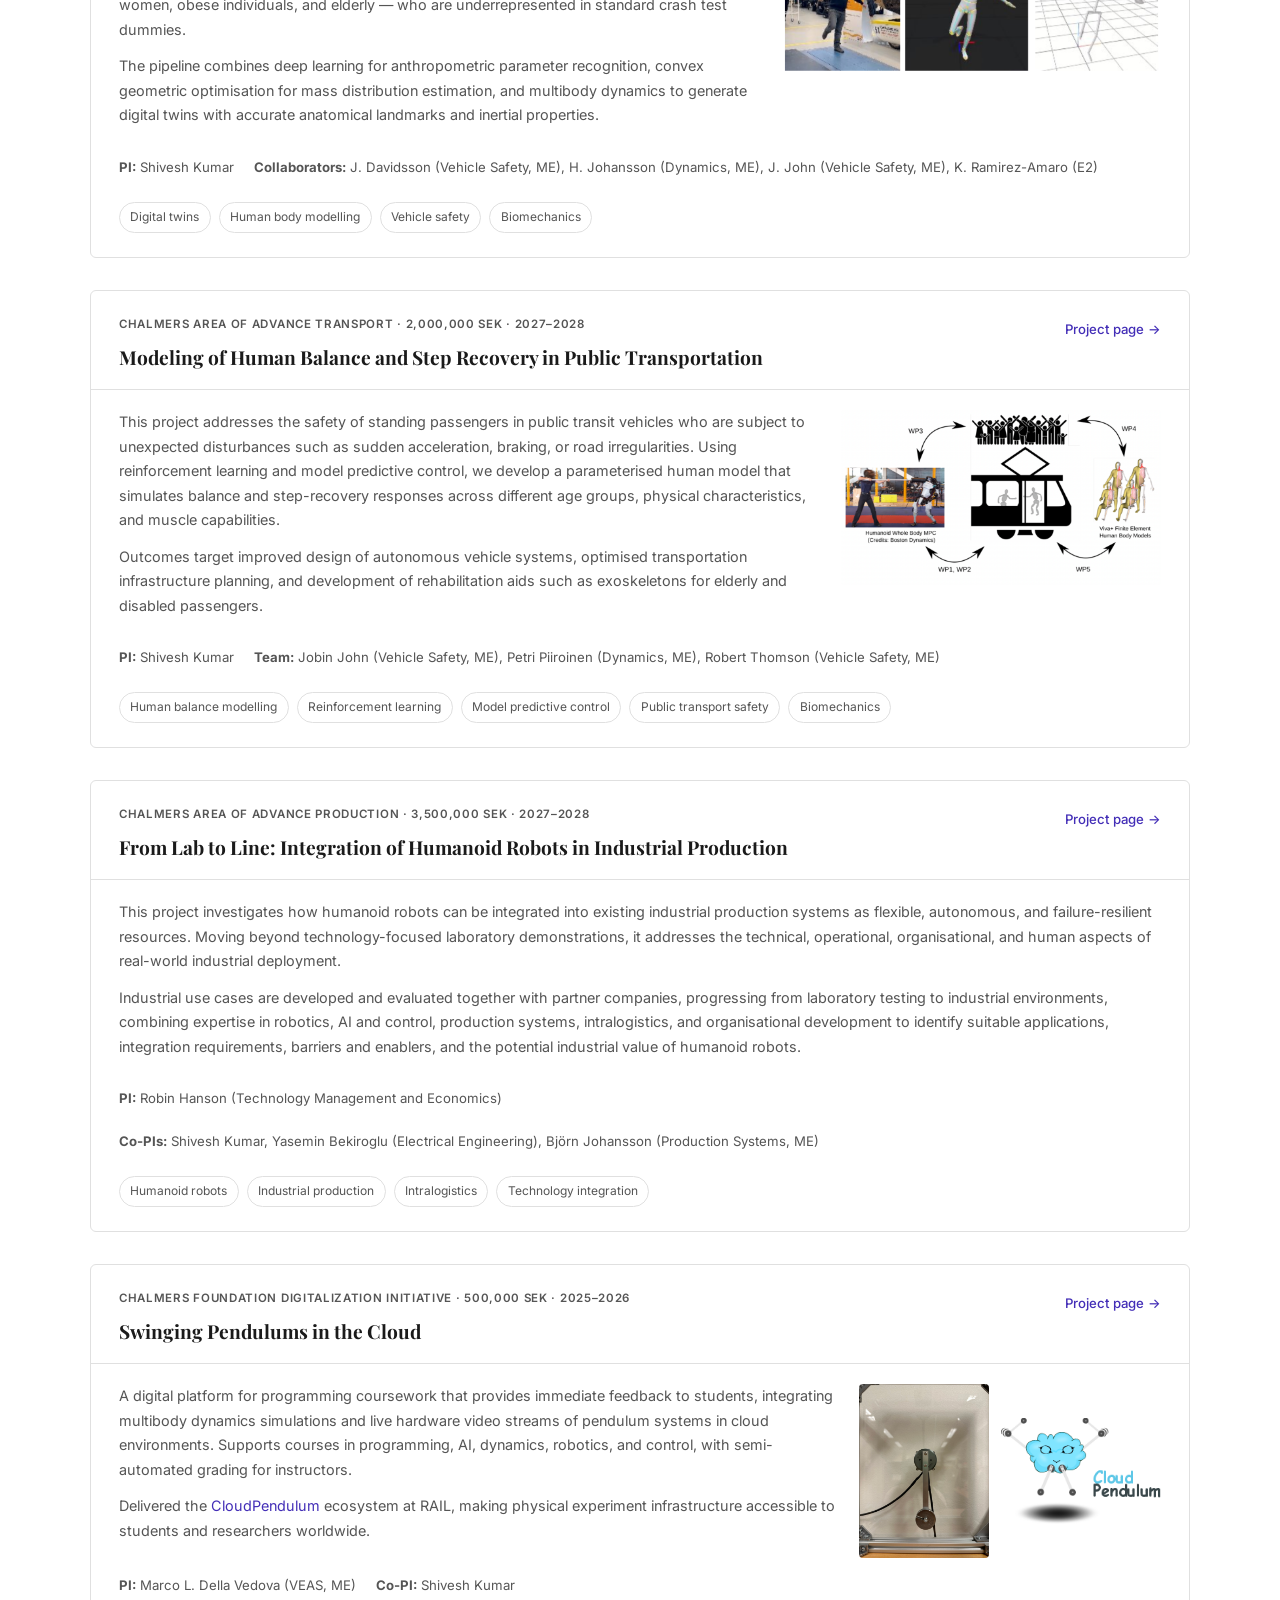
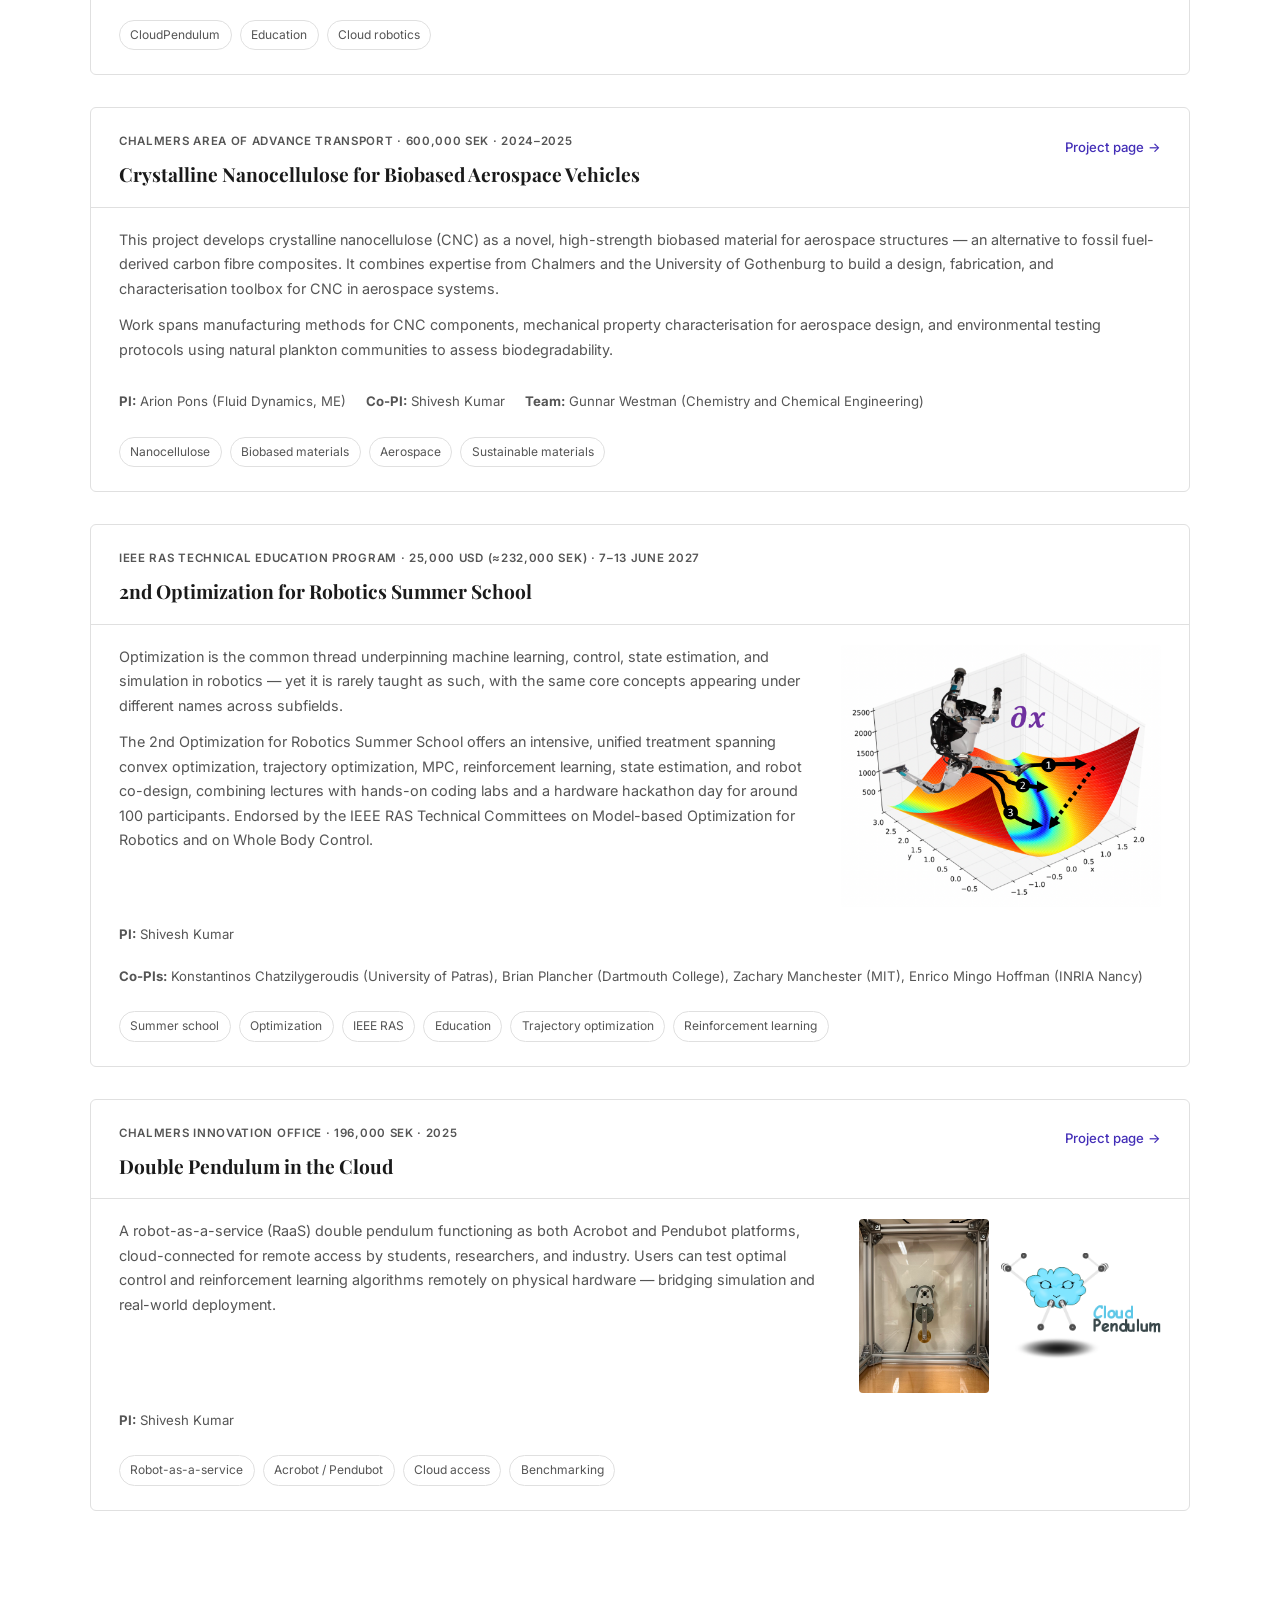
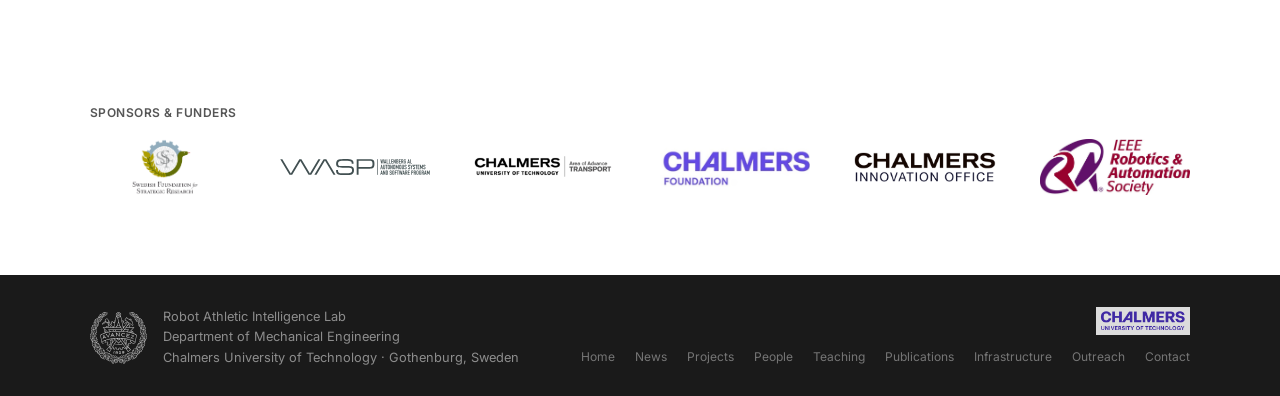
<file: projects.html>
<!DOCTYPE html>
<html lang="en">
<head>
  <meta charset="UTF-8" />
  <meta name="viewport" content="width=device-width, initial-scale=1.0" />
  <title>Projects – RAIL Lab</title>
  <link rel="stylesheet" href="style.css" />
  <link rel="preconnect" href="https://fonts.googleapis.com" />
  <link rel="preconnect" href="https://fonts.gstatic.com" crossorigin />
  <link href="https://fonts.googleapis.com/css2?family=Playfair+Display:wght@700&family=Inter:wght@400;500;600&display=swap" rel="stylesheet" />
</head>
<body>

  <nav>
    <div class="nav-inner">
      <a href="index.html" class="nav-logo"><img src="assets/logos/rail_logo_small.png" alt="RAIL Lab" /><span class="nav-lab-name">Robot Athletic<br>Intelligence Lab</span></a>
      <ul>
        <li><a href="index.html">Home</a></li>
        
        <li><a href="news.html">News</a></li>
        <li><a href="projects.html" class="nav-active">Projects</a></li>
        <li><a href="people.html">People</a></li>
        <li><a href="teaching.html">Teaching</a></li>
        <li><a href="publications.html">Publications</a></li>
        <li><a href="infrastructure.html">Infrastructure</a></li>
        <li><a href="outreach.html">Outreach</a></li>
        <li><a href="contact.html">Contact</a></li>
      </ul>
      <button class="nav-hamburger" aria-label="Toggle menu" onclick="this.classList.toggle('open');document.querySelector('nav ul').classList.toggle('open')"><span></span><span></span><span></span></button>
      <a href="https://www.chalmers.se" target="_blank"><img src="assets/logos/chalmers_logo.png" alt="Chalmers University of Technology" class="nav-chalmers" /></a>
    </div>
  </nav>

  <header class="page-hero">
    <div class="container">
      <p class="page-hero-label">RAIL Lab</p>
      <h1>Research Projects</h1>
      <p class="page-hero-sub">
        Ongoing and recent funded projects at RAIL. For full details see the
        <a href="https://research.chalmers.se/person/shivesh" target="_blank" style="color:rgba(255,255,255,0.9);text-decoration:underline">Chalmers Research Portal</a>.
      </p>
    </div>
  </header>

  <section class="section">
    <div class="container">

      <!-- SORT BAR -->
      <div class="sort-bar">
        <span class="sort-label">Sort by:</span>
        <button class="sort-btn active" data-sort="default">Default</button>
        <button class="sort-btn" data-sort="start-asc">Start Year ↑</button>
        <button class="sort-btn" data-sort="start-desc">Start Year ↓</button>
        <button class="sort-btn" data-sort="end-asc">End Year ↑</button>
        <button class="sort-btn" data-sort="end-desc">End Year ↓</button>
        <button class="sort-btn" data-sort="budget-desc">Budget ↓</button>
        <button class="sort-btn" data-sort="budget-asc">Budget ↑</button>
        <button class="sort-btn" data-sort="alpha">A → Z</button>
      </div>

      <!-- PROJECT 1 -->
      <div class="project-entry" data-start="2025" data-end="2030" data-budget="15000000" data-title="AI-based Holistic Co-Design of Legged Robots">
        <div class="project-entry-header">
          <div>
            <span class="project-funder">SSF Future Research Leader (FFL-9) · 15,000,000 SEK · 2025–2030</span>
            <h2 class="project-title">AI-based Holistic Co-Design of Legged Robots</h2>
          </div>
          <a href="https://research.chalmers.se/project/12409" target="_blank" class="project-link">Project page →</a>
        </div>
        <div class="project-entry-body">
          <div class="project-desc-row">
            <div>
              <p>
                This project develops an interactive generative framework for collaborative robot design.
                Using natural language interaction, the framework proposes legged robots tailored to specific
                applications by integrating robot design, motion planning, and control engineering with formal
                stability guarantees. Target applications span hospitality, healthcare, search-and-rescue,
                and planetary exploration.
              </p>
              <p>
                A core scientific challenge is the simultaneous co-optimisation of mechanical design, motion
                trajectories, and closed-loop controllers — producing robots that are provably robust to
                hardware imperfections and model uncertainty from the design stage.
              </p>
            </div>
            <img src="assets/projects/codesign.png" alt="Co-design of legged robots" class="project-photo" />
          </div>
          <div class="project-meta-row">
            <span><strong>PI:</strong> Shivesh Kumar</span>
            <span><strong>PhD Student:</strong> Raphael Stockner</span>
            <span><strong>Postdoc:</strong> Farhad Mehdifar</span>
          </div>
          <div class="project-tags">
            <span class="tag">Legged robots</span>
            <span class="tag">Co-design</span>
            <span class="tag">Motion planning</span>
            <span class="tag">Optimal control</span>
            <span class="tag">Stability guarantees</span>
          </div>
        </div>
      </div>

      <!-- PROJECT 2 -->
      <div class="project-entry" data-start="2024" data-end="2029" data-budget="4000000" data-title="AI-Driven Constrained Optimal Control for Bi-manual Loco-Manipulation">
        <div class="project-entry-header">
          <div>
            <span class="project-funder">WASP PhD Project Grant · 4,000,000 SEK · 2024–2029</span>
            <h2 class="project-title">AI-Driven Constrained Optimal Control for Bi-manual Loco-Manipulation</h2>
          </div>
          <a href="https://research.chalmers.se/project/12139" target="_blank" class="project-link">Project page →</a>
        </div>
        <div class="project-entry-body">
          <div class="project-desc-row">
            <div>
              <p>
                This project develops an AI-driven framework for optimal control with constraints for
                bi-manual loco-manipulation using humanoid mobile robots. The framework handles hundreds
                of geometric constraints arising from both external manipulation tasks and internal
                closed-loop robot designs.
              </p>
              <p>
                Key contributions include kinodynamic motion planning and stabilising control for mobile
                bases, and learning from demonstration to automatically identify task constraints. The
                framework is evaluated on Mobile YuMi and RH5 Manus platforms for assembly applications.
              </p>
            </div>
            <img src="assets/projects/wasp_dualarm_manip.png" alt="Bi-manual loco-manipulation" class="project-photo" />
          </div>
          <div class="project-meta-row">
            <span><strong>PI:</strong> Shivesh Kumar</span>
            <span><strong>PhD Student:</strong> Joan Badia i Torres</span>
            <span><strong>Collaborators:</strong> H. Johansson, P. Piiroinen (Chalmers)</span>
          </div>
          <div class="project-tags">
            <span class="tag">Constrained optimal control</span>
            <span class="tag">Bi-manual manipulation</span>
            <span class="tag">Humanoid robots</span>
            <span class="tag">Learning from demonstration</span>
          </div>
        </div>
      </div>

      <!-- PROJECT 3 -->
      <div class="project-entry" data-start="2025" data-end="2026" data-budget="2000000" data-title="Towards Digital Twins of the Human Body for Individualized Safety">
        <div class="project-entry-header">
          <div>
            <span class="project-funder">Chalmers Area of Advance Transport · 2,000,000 SEK · 2025–2026</span>
            <h2 class="project-title">Towards Digital Twins of the Human Body for Individualized Safety</h2>
          </div>
          <a href="https://research.chalmers.se/project/11684" target="_blank" class="project-link">Project page →</a>
        </div>
        <div class="project-entry-body">
          <div class="project-desc-row">
            <div>
              <p>
                A workflow for extracting anthropometric information from photographs to create individualized
                digital twins for injury assessment across diverse populations — including women, obese
                individuals, and elderly — who are underrepresented in standard crash test dummies.
              </p>
              <p>
                The pipeline combines deep learning for anthropometric parameter recognition, convex geometric
                optimisation for mass distribution estimation, and multibody dynamics to generate digital
                twins with accurate anatomical landmarks and inertial properties.
              </p>
            </div>
            <img src="assets/projects/human_digital_twin.png" alt="Human digital twin" class="project-photo" style="width:380px" />
          </div>
          <div class="project-meta-row">
            <span><strong>PI:</strong> Shivesh Kumar</span>
            <span><strong>Collaborators:</strong> J. Davidsson (Vehicle Safety, ME), H. Johansson (Dynamics, ME), J. John (Vehicle Safety, ME), K. Ramirez-Amaro (E2)</span>
          </div>
          <div class="project-tags">
            <span class="tag">Digital twins</span>
            <span class="tag">Human body modelling</span>
            <span class="tag">Vehicle safety</span>
            <span class="tag">Biomechanics</span>
          </div>
        </div>
      </div>

      <!-- PROJECT 4 -->
      <div class="project-entry" data-start="2027" data-end="2028" data-budget="2000000" data-title="Modeling of Human Balance and Step Recovery in Public Transportation">
        <div class="project-entry-header">
          <div>
            <span class="project-funder">Chalmers Area of Advance Transport · 2,000,000 SEK · 2027–2028</span>
            <h2 class="project-title">Modeling of Human Balance and Step Recovery in Public Transportation</h2>
          </div>
          <a href="https://research.chalmers.se/en/project/12868" target="_blank" class="project-link">Project page →</a>
        </div>
        <div class="project-entry-body">
          <div class="project-desc-row">
            <div>
              <p>
                This project addresses the safety of standing passengers in public transit vehicles who are
                subject to unexpected disturbances such as sudden acceleration, braking, or road irregularities.
                Using reinforcement learning and model predictive control, we develop a parameterised human
                model that simulates balance and step-recovery responses across different age groups, physical
                characteristics, and muscle capabilities.
              </p>
              <p>
                Outcomes target improved design of autonomous vehicle systems, optimised transportation
                infrastructure planning, and development of rehabilitation aids such as exoskeletons for
                elderly and disabled passengers.
              </p>
            </div>
            <img src="assets/projects/human_balance_step_recovery.png" alt="Human balance and step recovery" class="project-photo" />
          </div>
          <div class="project-meta-row">
            <span><strong>PI:</strong> Shivesh Kumar</span>
            <span><strong>Team:</strong> Jobin John (Vehicle Safety, ME), Petri Piiroinen (Dynamics, ME), Robert Thomson (Vehicle Safety, ME)</span>
          </div>
          <div class="project-tags">
            <span class="tag">Human balance modelling</span>
            <span class="tag">Reinforcement learning</span>
            <span class="tag">Model predictive control</span>
            <span class="tag">Public transport safety</span>
            <span class="tag">Biomechanics</span>
          </div>
        </div>
      </div>

      <!-- PROJECT 5 -->
      <div class="project-entry" data-start="2027" data-end="2028" data-budget="3500000" data-title="From Lab to Line: Integration of Humanoid Robots in Industrial Production">
        <div class="project-entry-header">
          <div>
            <span class="project-funder">Chalmers Area of Advance Production · 3,500,000 SEK · 2027–2028</span>
            <h2 class="project-title">From Lab to Line: Integration of Humanoid Robots in Industrial Production</h2>
          </div>
          <a href="https://research.chalmers.se/en/project/13044" target="_blank" class="project-link">Project page →</a>
        </div>
        <div class="project-entry-body">
          <div class="project-desc-row">
            <div>
              <p>
                This project investigates how humanoid robots can be integrated into existing industrial
                production systems as flexible, autonomous, and failure-resilient resources. Moving beyond
                technology-focused laboratory demonstrations, it addresses the technical, operational,
                organisational, and human aspects of real-world industrial deployment.
              </p>
              <p>
                Industrial use cases are developed and evaluated together with partner companies, progressing
                from laboratory testing to industrial environments, combining expertise in robotics, AI and
                control, production systems, intralogistics, and organisational development to identify suitable
                applications, integration requirements, barriers and enablers, and the potential industrial value
                of humanoid robots.
              </p>
            </div>
          </div>
          <div class="project-meta-row">
            <span><strong>PI:</strong> Robin Hanson (Technology Management and Economics)</span>
            <span><strong>Co-PIs:</strong> Shivesh Kumar, Yasemin Bekiroglu (Electrical Engineering), Björn Johansson (Production Systems, ME)</span>
          </div>
          <div class="project-tags">
            <span class="tag">Humanoid robots</span>
            <span class="tag">Industrial production</span>
            <span class="tag">Intralogistics</span>
            <span class="tag">Technology integration</span>
          </div>
        </div>
      </div>

      <!-- PROJECT 6 -->
      <div class="project-entry" data-start="2025" data-end="2026" data-budget="500000" data-title="Swinging Pendulums in the Cloud">
        <div class="project-entry-header">
          <div>
            <span class="project-funder">Chalmers Foundation Digitalization Initiative · 500,000 SEK · 2025–2026</span>
            <h2 class="project-title">Swinging Pendulums in the Cloud</h2>
          </div>
          <a href="https://research.chalmers.se/project/12140" target="_blank" class="project-link">Project page →</a>
        </div>
        <div class="project-entry-body">
          <div class="project-desc-row">
            <div>
              <p>
                A digital platform for programming coursework that provides immediate feedback to students,
                integrating multibody dynamics simulations and live hardware video streams of pendulum systems
                in cloud environments. Supports courses in programming, AI, dynamics, robotics, and control,
                with semi-automated grading for instructors.
              </p>
              <p>
                Delivered the <a href="https://cloudpendulum.m2.chalmers.se/" target="_blank">CloudPendulum</a>
                ecosystem at RAIL, making physical experiment infrastructure accessible to
                students and researchers worldwide.
              </p>
            </div>
            <div style="display:flex;flex-direction:row;gap:0.75rem;flex-shrink:0;align-items:center">
              <img src="assets/projects/simple_pendulum.jpeg" alt="Simple pendulum hardware" class="project-photo" style="width:130px" />
              <img src="assets/projects/CP_Logo.png" alt="CloudPendulum logo" class="project-photo" style="width:160px;object-fit:contain" />
            </div>
          </div>
          <div class="project-meta-row">
            <span><strong>PI:</strong> Marco L. Della Vedova (VEAS, ME)</span>
            <span><strong>Co-PI:</strong> Shivesh Kumar</span>
          </div>
          <div class="project-tags">
            <span class="tag">CloudPendulum</span>
            <span class="tag">Education</span>
            <span class="tag">Cloud robotics</span>
          </div>
        </div>
      </div>

      <!-- PROJECT 7 -->
      <div class="project-entry" data-start="2024" data-end="2025" data-budget="600000" data-title="Crystalline Nanocellulose for Biobased Aerospace Vehicles">
        <div class="project-entry-header">
          <div>
            <span class="project-funder">Chalmers Area of Advance Transport · 600,000 SEK · 2024–2025</span>
            <h2 class="project-title">Crystalline Nanocellulose for Biobased Aerospace Vehicles</h2>
          </div>
          <a href="https://research.chalmers.se/project/11651" target="_blank" class="project-link">Project page →</a>
        </div>
        <div class="project-entry-body">
          <div class="project-desc-row">
            <div>
              <p>
                This project develops crystalline nanocellulose (CNC) as a novel, high-strength biobased
                material for aerospace structures — an alternative to fossil fuel-derived carbon fibre
                composites. It combines expertise from Chalmers and the University of Gothenburg to build a
                design, fabrication, and characterisation toolbox for CNC in aerospace systems.
              </p>
              <p>
                Work spans manufacturing methods for CNC components, mechanical property characterisation for
                aerospace design, and environmental testing protocols using natural plankton communities to
                assess biodegradability.
              </p>
            </div>
          </div>
          <div class="project-meta-row">
            <span><strong>PI:</strong> Arion Pons (Fluid Dynamics, ME)</span>
            <span><strong>Co-PI:</strong> Shivesh Kumar</span>
            <span><strong>Team:</strong> Gunnar Westman (Chemistry and Chemical Engineering)</span>
          </div>
          <div class="project-tags">
            <span class="tag">Nanocellulose</span>
            <span class="tag">Biobased materials</span>
            <span class="tag">Aerospace</span>
            <span class="tag">Sustainable materials</span>
          </div>
        </div>
      </div>

      <!-- PROJECT 8 -->
      <div class="project-entry" data-start="2027" data-end="2027" data-budget="232000" data-title="2nd Optimization for Robotics Summer School">
        <div class="project-entry-header">
          <div>
            <span class="project-funder">IEEE RAS Technical Education Program · 25,000 USD (≈232,000 SEK) · 7–13 June 2027</span>
            <h2 class="project-title">2nd Optimization for Robotics Summer School</h2>
          </div>
        </div>
        <div class="project-entry-body">
          <div class="project-desc-row">
            <div>
              <p>
                Optimization is the common thread underpinning machine learning, control, state estimation, and
                simulation in robotics — yet it is rarely taught as such, with the same core concepts appearing
                under different names across subfields.
              </p>
              <p>
                The 2nd Optimization for Robotics Summer School offers an intensive, unified treatment spanning
                convex optimization, trajectory optimization, MPC, reinforcement learning, state estimation,
                and robot co-design, combining lectures with hands-on coding labs and a hardware hackathon day
                for around 100 participants. Endorsed by the IEEE RAS Technical Committees on Model-based
                Optimization for Robotics and on Whole Body Control.
              </p>
            </div>
            <img src="assets/projects/summer_school.png" alt="Optimization for Robotics Summer School" class="project-photo" />
          </div>
          <div class="project-meta-row">
            <span><strong>PI:</strong> Shivesh Kumar</span>
            <span><strong>Co-PIs:</strong> Konstantinos Chatzilygeroudis (University of Patras), Brian Plancher (Dartmouth College), Zachary Manchester (MIT), Enrico Mingo Hoffman (INRIA Nancy)</span>
          </div>
          <div class="project-tags">
            <span class="tag">Summer school</span>
            <span class="tag">Optimization</span>
            <span class="tag">IEEE RAS</span>
            <span class="tag">Education</span>
            <span class="tag">Trajectory optimization</span>
            <span class="tag">Reinforcement learning</span>
          </div>
        </div>
      </div>

      <!-- PROJECT 9 -->
      <div class="project-entry" data-start="2025" data-end="2025" data-budget="196000" data-title="Double Pendulum in the Cloud">
        <div class="project-entry-header">
          <div>
            <span class="project-funder">Chalmers Innovation Office · 196,000 SEK · 2025</span>
            <h2 class="project-title">Double Pendulum in the Cloud</h2>
          </div>
          <a href="https://research.chalmers.se/project/12265" target="_blank" class="project-link">Project page →</a>
        </div>
        <div class="project-entry-body">
          <div class="project-desc-row">
            <div>
              <p>
                A robot-as-a-service (RaaS) double pendulum functioning as both Acrobot and Pendubot
                platforms, cloud-connected for remote access by students, researchers, and industry.
                Users can test optimal control and reinforcement learning algorithms remotely on physical
                hardware — bridging simulation and real-world deployment.
              </p>
            </div>
            <div style="display:flex;flex-direction:row;gap:0.75rem;flex-shrink:0;align-items:center">
              <img src="assets/projects/double_pendulum.jpeg" alt="Double pendulum hardware" class="project-photo" style="width:130px" />
              <img src="assets/projects/CP_Logo.png" alt="CloudPendulum logo" class="project-photo" style="width:160px;object-fit:contain" />
            </div>
          </div>
          <div class="project-meta-row">
            <span><strong>PI:</strong> Shivesh Kumar</span>
          </div>
          <div class="project-tags">
            <span class="tag">Robot-as-a-service</span>
            <span class="tag">Acrobot / Pendubot</span>
            <span class="tag">Cloud access</span>
            <span class="tag">Benchmarking</span>
          </div>
        </div>
      </div>

    </div>
  </section>

  <!-- SPONSORS -->
  <section class="section">
    <div class="container">
      <div class="sponsor-block" style="margin-top:0;padding-top:0;border-top:none;">
        <p class="sponsor-label">Sponsors &amp; Funders</p>
        <div class="sponsor-strip">
          <div class="sponsor-logo-box"><img src="assets/sponsors/ssf_gb_rgb.png" alt="Swedish Foundation for Strategic Research (SSF)" /></div>
          <div class="sponsor-logo-box"><img src="assets/sponsors/wasp_logotype_grey.svg" alt="Wallenberg AI, Autonomous Systems and Software Program (WASP)" /></div>
          <div class="sponsor-logo-box"><img src="assets/sponsors/aoa_transport.jpg" alt="Chalmers Area of Advance Transport" /></div>
          <div class="sponsor-logo-box"><img src="assets/sponsors/chalmers_foundation.jpeg" alt="Chalmers Foundation" /></div>
          <div class="sponsor-logo-box"><img src="assets/sponsors/chalmers_innovation_office.png" alt="Chalmers Innovation Office" /></div>
          <div class="sponsor-logo-box"><img src="assets/sponsors/IEEE_RAS_logo.jpeg" alt="IEEE Robotics and Automation Society" /></div>
        </div>
      </div>
    </div>
  </section>

  <footer>
    <div class="footer-inner">
      <div class="footer-brand">
        <img src="assets/logos/chalmers_emblem.svg" alt="" class="footer-emblem" />
        <div class="footer-text">
          <p>Robot Athletic Intelligence Lab</p>
          <p>Department of Mechanical Engineering</p>
          <p>Chalmers University of Technology · Gothenburg, Sweden</p>
        </div>
      </div>
      <div class="footer-right">
        <img src="assets/logos/chalmers_logo_old.png" alt="Chalmers University of Technology" class="footer-chalmers-logo" />
        <div class="footer-links">
          <a href="index.html">Home</a>
          <a href="news.html">News</a>
          <a href="projects.html">Projects</a>
          <a href="people.html">People</a>
          <a href="teaching.html">Teaching</a>
          <a href="publications.html">Publications</a>
          <a href="infrastructure.html">Infrastructure</a>
          <a href="outreach.html">Outreach</a>
          <a href="contact.html">Contact</a>
        </div>
      </div>
    </div>
  </footer>

<script>document.querySelectorAll("nav ul a").forEach(function(a){a.addEventListener("click",function(){document.querySelector("nav ul").classList.remove("open");document.querySelector(".nav-hamburger").classList.remove("open");})});</script>
<script>
  (function () {
    var container = document.querySelector(".section .container");
    var defaultOrder = Array.from(document.querySelectorAll(".project-entry"));

    function getVal(el, attr) { return parseFloat(el.dataset[attr]); }

    var comparators = {
      "default":      function(a, b) { return defaultOrder.indexOf(a) - defaultOrder.indexOf(b); },
      "start-asc":    function(a, b) { return getVal(a,"start") - getVal(b,"start"); },
      "start-desc":   function(a, b) { return getVal(b,"start") - getVal(a,"start"); },
      "end-asc":      function(a, b) { return getVal(a,"end")   - getVal(b,"end");   },
      "end-desc":     function(a, b) { return getVal(b,"end")   - getVal(a,"end");   },
      "budget-desc":  function(a, b) { return getVal(b,"budget")- getVal(a,"budget");},
      "budget-asc":   function(a, b) { return getVal(a,"budget")- getVal(b,"budget");},
      "alpha":        function(a, b) { return a.dataset.title.localeCompare(b.dataset.title); },
    };

    document.querySelectorAll(".sort-btn").forEach(function(btn) {
      btn.addEventListener("click", function() {
        document.querySelectorAll(".sort-btn").forEach(function(b){ b.classList.remove("active"); });
        btn.classList.add("active");
        var entries = Array.from(document.querySelectorAll(".project-entry"));
        entries.sort(comparators[btn.dataset.sort]);
        entries.forEach(function(el){ container.appendChild(el); });
      });
    });
  })();
</script>
</body>
</html>
</file>
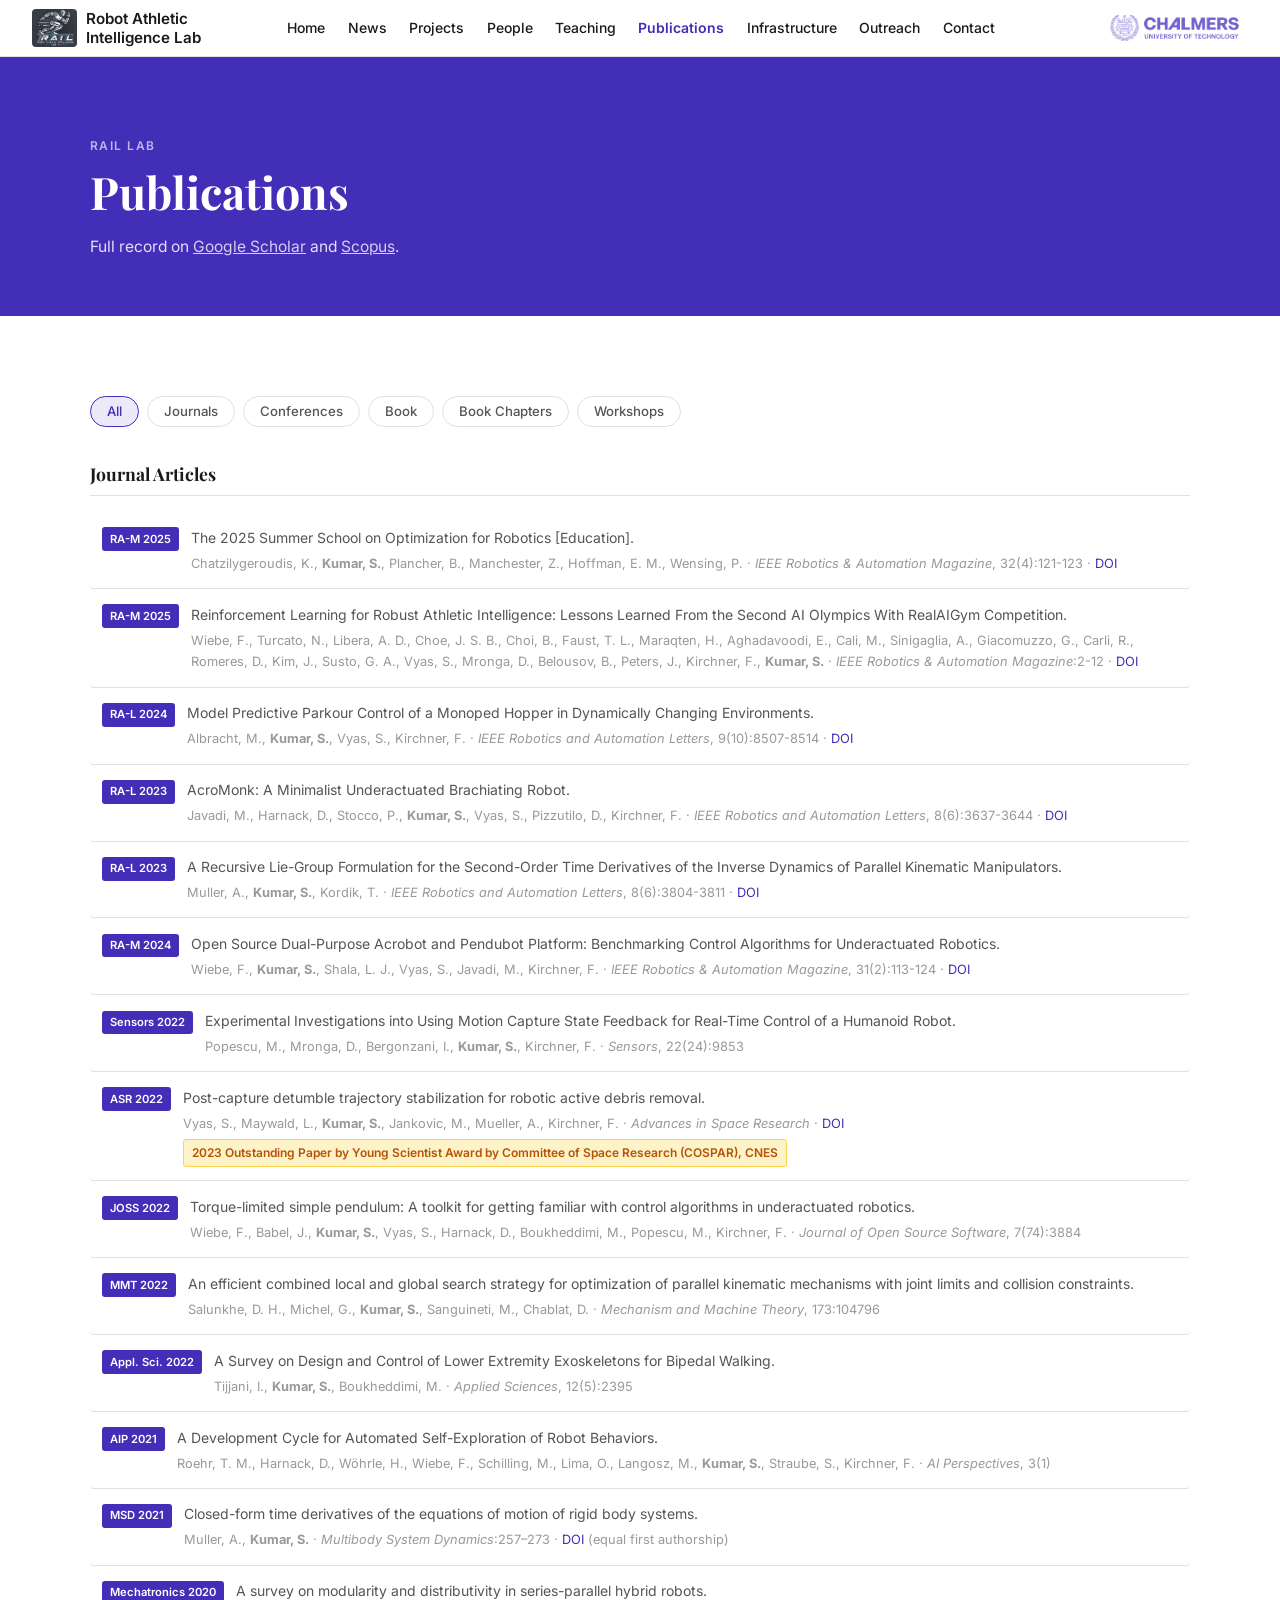
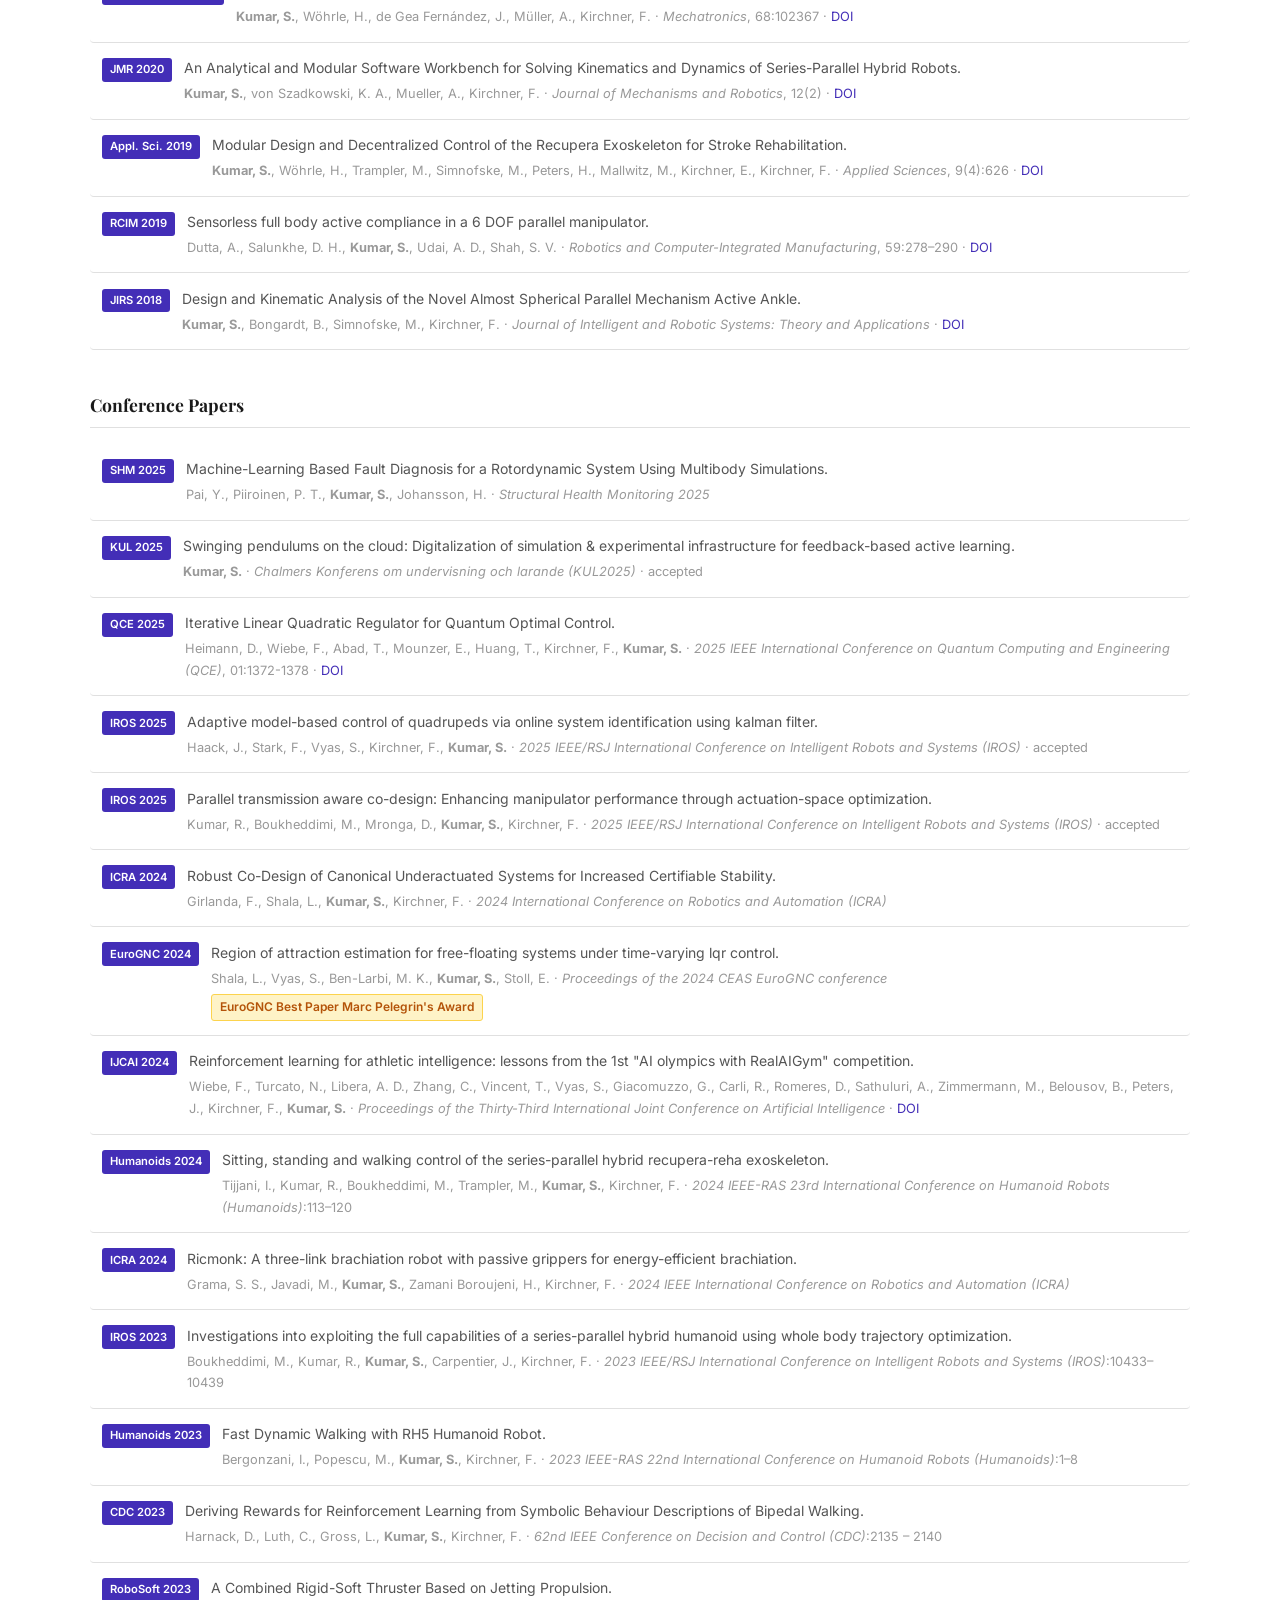
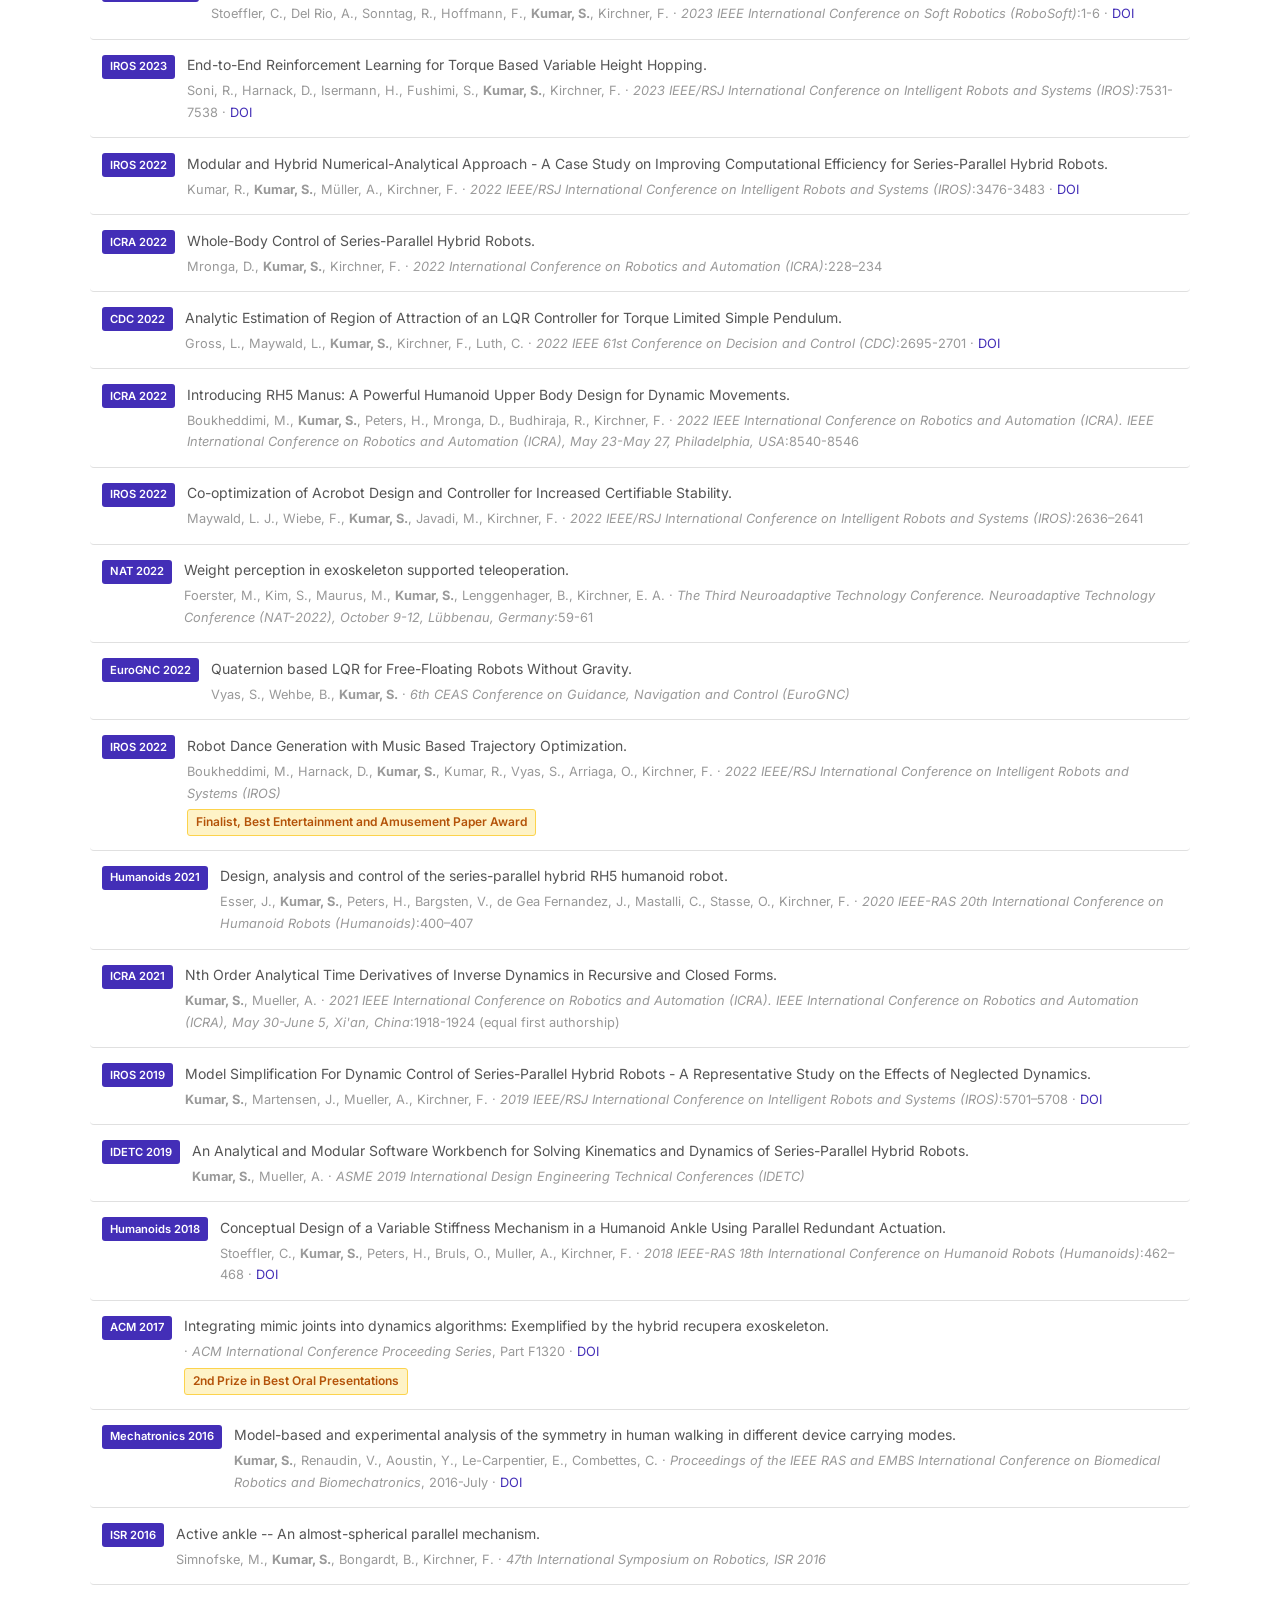
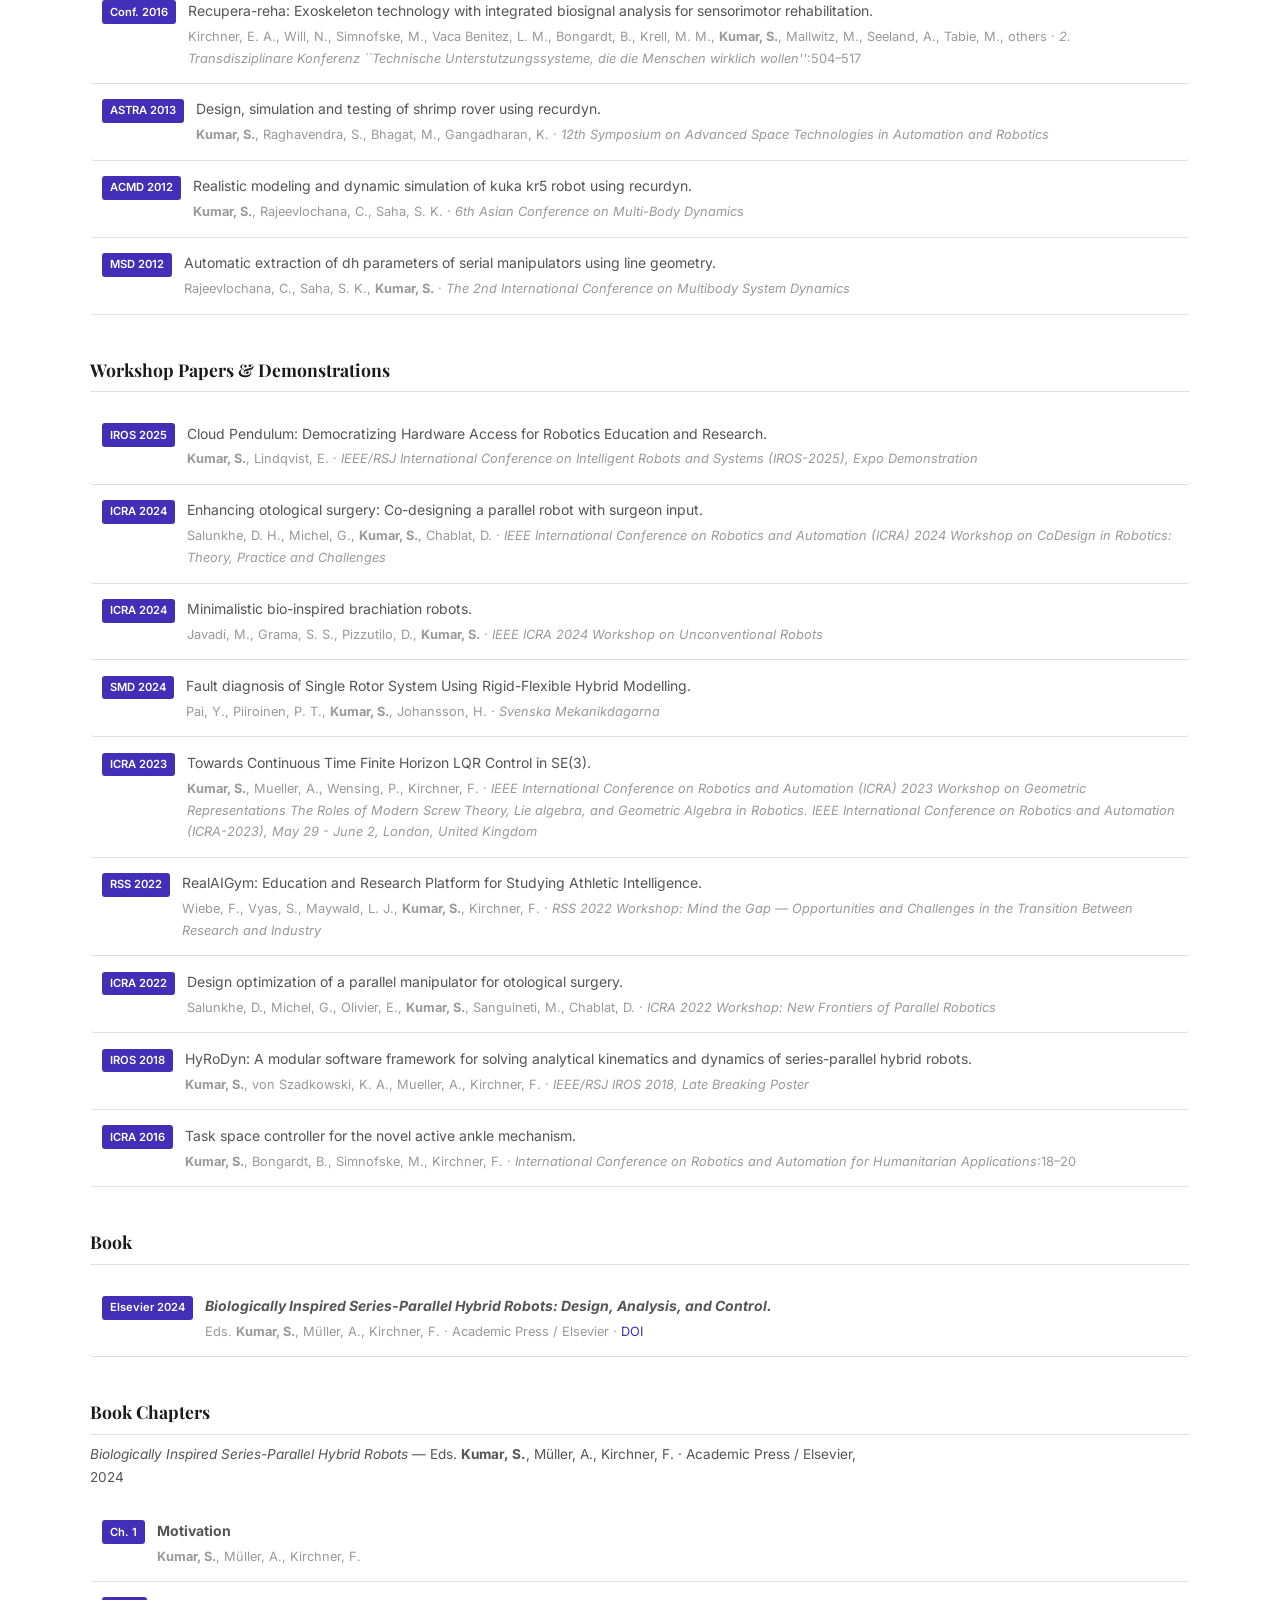
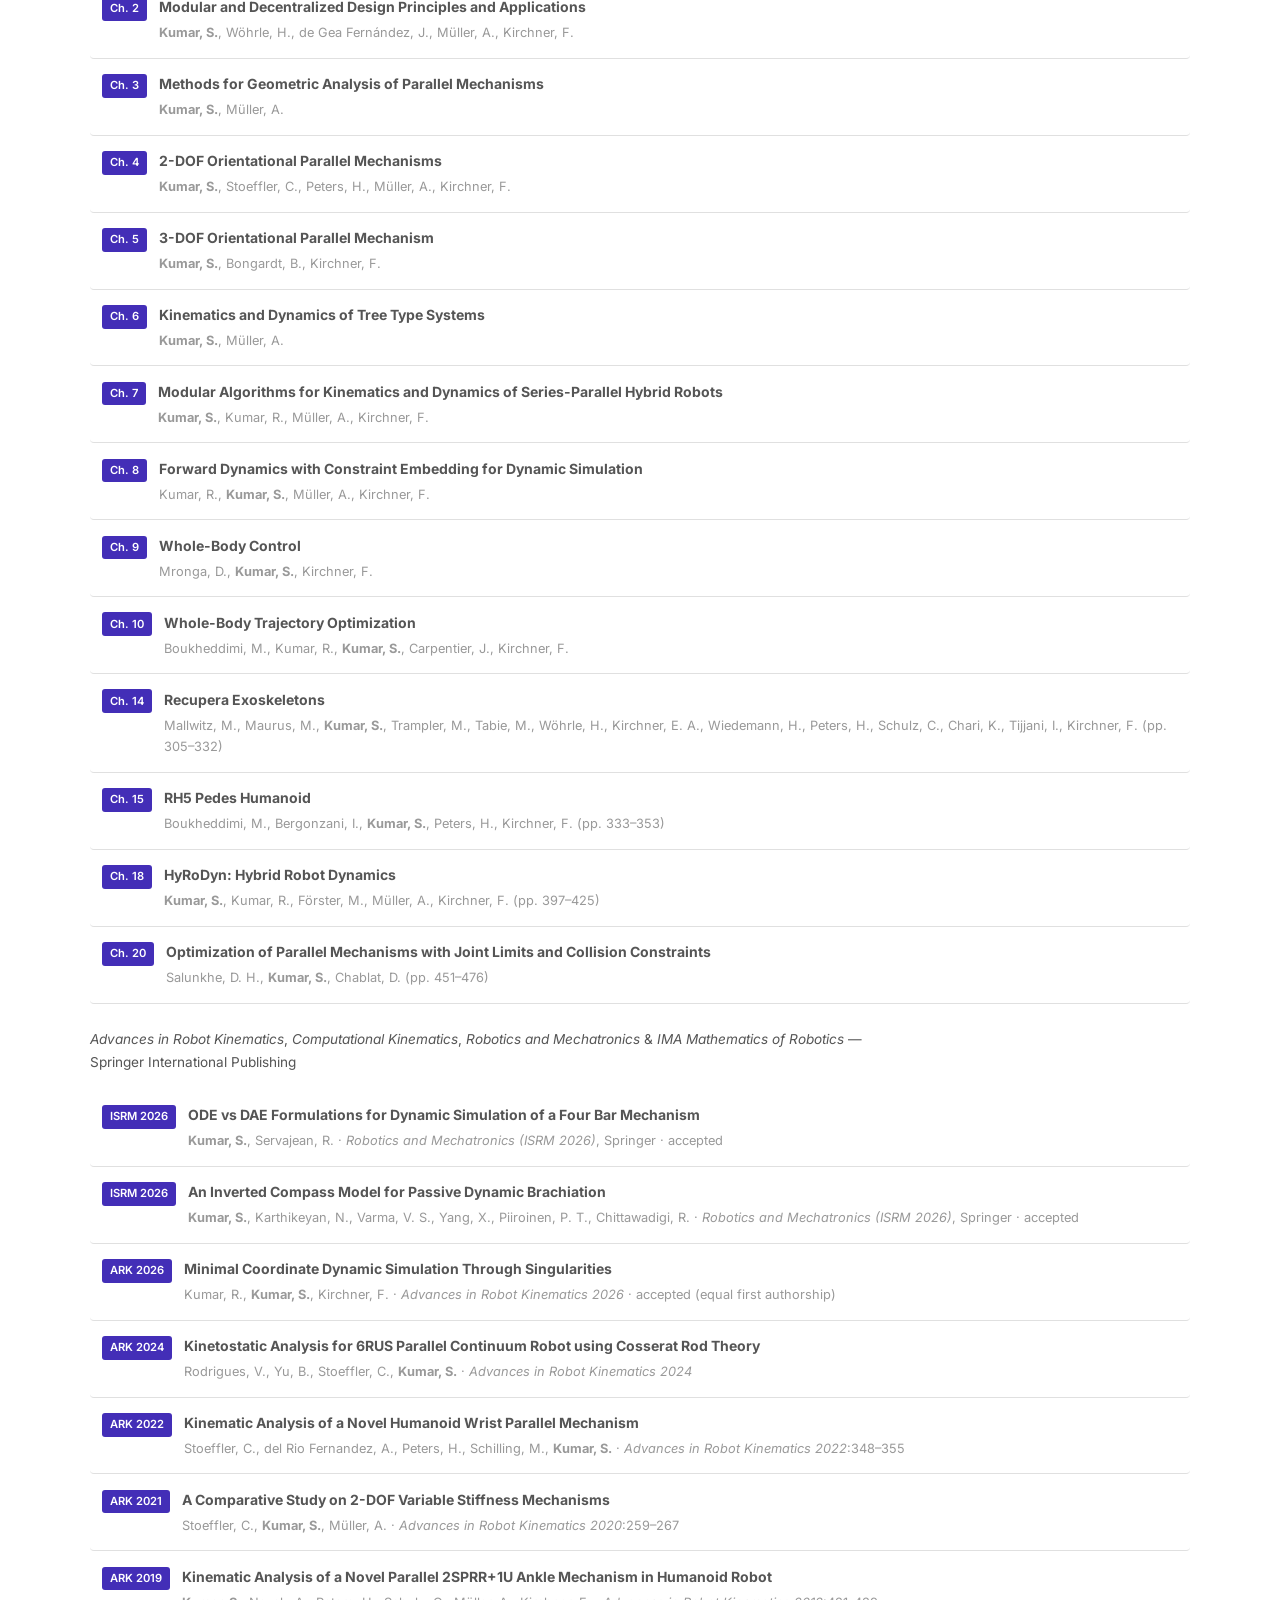
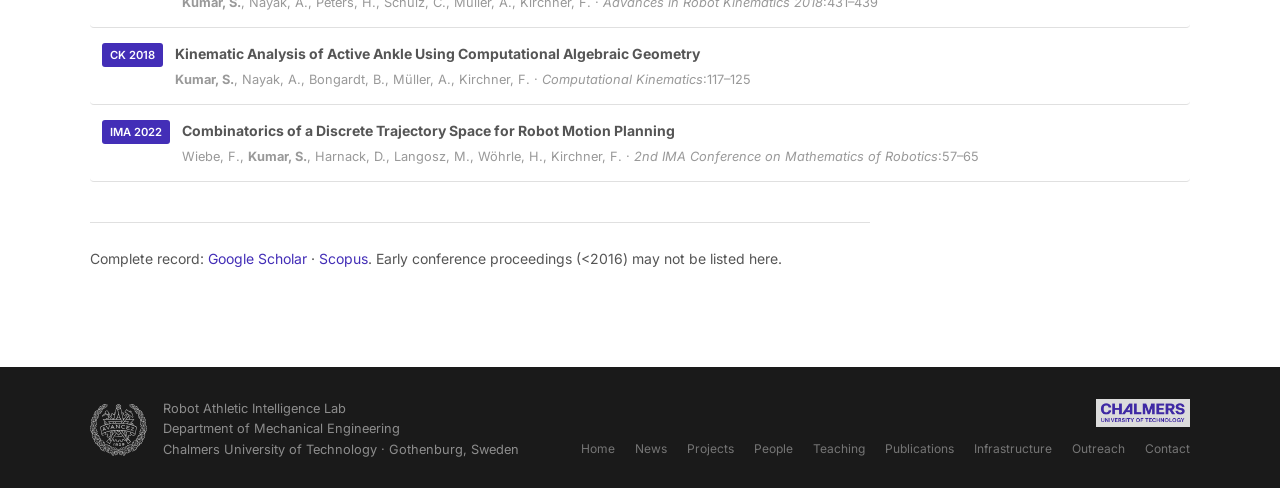
<file: publications.html>
<!DOCTYPE html>
<html lang="en">
<head>
  <meta charset="UTF-8" />
  <meta name="viewport" content="width=device-width, initial-scale=1.0" />
  <title>Publications – RAIL Lab</title>
  <link rel="stylesheet" href="style.css" />
  <link rel="preconnect" href="https://fonts.googleapis.com" />
  <link rel="preconnect" href="https://fonts.gstatic.com" crossorigin />
  <link href="https://fonts.googleapis.com/css2?family=Playfair+Display:wght@700&family=Inter:wght@400;500;600&display=swap" rel="stylesheet" />
</head>
<body>

  <nav>
    <div class="nav-inner">
      <a href="index.html" class="nav-logo"><img src="assets/logos/rail_logo_small.png" alt="RAIL Lab" /><span class="nav-lab-name">Robot Athletic<br>Intelligence Lab</span></a>
      <ul>
        
        <li><a href="index.html">Home</a></li>
        
        <li><a href="news.html">News</a></li>
        <li><a href="projects.html">Projects</a></li>
        <li><a href="people.html">People</a></li>
        <li><a href="teaching.html">Teaching</a></li>
        <li><a href="publications.html" class="nav-active">Publications</a></li>
        <li><a href="infrastructure.html">Infrastructure</a></li>
        <li><a href="outreach.html">Outreach</a></li>
        <li><a href="contact.html">Contact</a></li>
      </ul>
      <button class="nav-hamburger" aria-label="Toggle menu" onclick="this.classList.toggle('open');document.querySelector('nav ul').classList.toggle('open')"><span></span><span></span><span></span></button>
      <a href="https://www.chalmers.se" target="_blank"><img src="assets/logos/chalmers_logo.png" alt="Chalmers University of Technology" class="nav-chalmers" /></a>
    </div>
  </nav>

  <header class="page-hero">
    <div class="container">
      <p class="page-hero-label">RAIL Lab</p>
      <h1>Publications</h1>
      <p class="page-hero-sub">
        Full record on
        <a href="https://scholar.google.co.in/citations?user=2DlIOTsAAAAJ" target="_blank" style="color:rgba(255,255,255,0.9);text-decoration:underline">Google Scholar</a>
        and
        <a href="https://www.scopus.com/authid/detail.uri?authorId=57213856392" target="_blank" style="color:rgba(255,255,255,0.9);text-decoration:underline">Scopus</a>.
      </p>
    </div>
  </header>

  <section class="section">
    <div class="container">

      <!-- FILTER -->
      <div class="pub-filter-bar">
        <button class="filter-btn active" data-filter="all">All</button>
        <button class="filter-btn" data-filter="journal">Journals</button>
        <button class="filter-btn" data-filter="conference">Conferences</button>
        <button class="filter-btn" data-filter="book">Book</button>
        <button class="filter-btn" data-filter="book-chapter">Book Chapters</button>
        <button class="filter-btn" data-filter="workshop">Workshops</button>
      </div>

      <!-- JOURNALS -->
      <div class="pub-group" data-group="journal">
        <h3 class="pub-group-heading">Journal Articles</h3>
        <ul class="pub-list pub-list-full">
          <li>
            <span class="pub-venue">RA-M 2025</span>
            <div class="pub-body">
              The 2025 Summer School on Optimization for Robotics [Education].
              <span class="pub-authors">Chatzilygeroudis, K., <strong>Kumar, S.</strong>, Plancher, B., Manchester, Z., Hoffman, E. M., Wensing, P. · <em>IEEE Robotics &amp; Automation Magazine</em>, 32(4):121-123 · <a href="https://doi.org/10.1109/MRA.2025.3617606" target="_blank">DOI</a></span>
            </div>
          </li>
          <li>
            <span class="pub-venue">RA-M 2025</span>
            <div class="pub-body">
              Reinforcement Learning for Robust Athletic Intelligence: Lessons Learned From the Second AI Olympics With RealAIGym Competition.
              <span class="pub-authors">Wiebe, F., Turcato, N., Libera, A. D., Choe, J. S. B., Choi, B., Faust, T. L., Maraqten, H., Aghadavoodi, E., Cali, M., Sinigaglia, A., Giacomuzzo, G., Carli, R., Romeres, D., Kim, J., Susto, G. A., Vyas, S., Mronga, D., Belousov, B., Peters, J., Kirchner, F., <strong>Kumar, S.</strong> · <em>IEEE Robotics &amp; Automation Magazine</em>:2-12 · <a href="https://doi.org/10.1109/MRA.2025.3631571" target="_blank">DOI</a></span>
            </div>
          </li>
          <li>
            <span class="pub-venue">RA-L 2024</span>
            <div class="pub-body">
              Model Predictive Parkour Control of a Monoped Hopper in Dynamically Changing Environments.
              <span class="pub-authors">Albracht, M., <strong>Kumar, S.</strong>, Vyas, S., Kirchner, F. · <em>IEEE Robotics and Automation Letters</em>, 9(10):8507-8514 · <a href="https://doi.org/10.1109/LRA.2024.3445668" target="_blank">DOI</a></span>
            </div>
          </li>
          <li>
            <span class="pub-venue">RA-L 2023</span>
            <div class="pub-body">
              AcroMonk: A Minimalist Underactuated Brachiating Robot.
              <span class="pub-authors">Javadi, M., Harnack, D., Stocco, P., <strong>Kumar, S.</strong>, Vyas, S., Pizzutilo, D., Kirchner, F. · <em>IEEE Robotics and Automation Letters</em>, 8(6):3637-3644 · <a href="https://doi.org/10.1109/LRA.2023.3269296" target="_blank">DOI</a></span>
            </div>
          </li>
          <li>
            <span class="pub-venue">RA-L 2023</span>
            <div class="pub-body">
              A Recursive Lie-Group Formulation for the Second-Order Time Derivatives of the Inverse Dynamics of Parallel Kinematic Manipulators.
              <span class="pub-authors">Muller, A., <strong>Kumar, S.</strong>, Kordik, T. · <em>IEEE Robotics and Automation Letters</em>, 8(6):3804-3811 · <a href="https://doi.org/10.1109/LRA.2023.3267005" target="_blank">DOI</a></span>
            </div>
          </li>
          <li>
            <span class="pub-venue">RA-M 2024</span>
            <div class="pub-body">
              Open Source Dual-Purpose Acrobot and Pendubot Platform: Benchmarking Control Algorithms for Underactuated Robotics.
              <span class="pub-authors">Wiebe, F., <strong>Kumar, S.</strong>, Shala, L. J., Vyas, S., Javadi, M., Kirchner, F. · <em>IEEE Robotics &amp; Automation Magazine</em>, 31(2):113-124 · <a href="https://doi.org/10.1109/MRA.2023.3341257" target="_blank">DOI</a></span>
            </div>
          </li>
          <li>
            <span class="pub-venue">Sensors 2022</span>
            <div class="pub-body">
              Experimental Investigations into Using Motion Capture State Feedback for Real-Time Control of a Humanoid Robot.
              <span class="pub-authors">Popescu, M., Mronga, D., Bergonzani, I., <strong>Kumar, S.</strong>, Kirchner, F. · <em>Sensors</em>, 22(24):9853</span>
            </div>
          </li>
          <li>
            <span class="pub-venue">ASR 2022</span>
            <div class="pub-body">
              Post-capture detumble trajectory stabilization for robotic active debris removal.
              <span class="pub-authors">Vyas, S., Maywald, L., <strong>Kumar, S.</strong>, Jankovic, M., Mueller, A., Kirchner, F. · <em>Advances in Space Research</em> · <a href="https://doi.org/10.1016/j.asr.2022.09.033" target="_blank">DOI</a></span>
              <span class="pub-award">2023 Outstanding Paper by Young Scientist Award by Committee of Space Research (COSPAR), CNES</span>
            </div>
          </li>
          <li>
            <span class="pub-venue">JOSS 2022</span>
            <div class="pub-body">
              Torque-limited simple pendulum: A toolkit for getting familiar with control algorithms in underactuated robotics.
              <span class="pub-authors">Wiebe, F., Babel, J., <strong>Kumar, S.</strong>, Vyas, S., Harnack, D., Boukheddimi, M., Popescu, M., Kirchner, F. · <em>Journal of Open Source Software</em>, 7(74):3884</span>
            </div>
          </li>
          <li>
            <span class="pub-venue">MMT 2022</span>
            <div class="pub-body">
              An efficient combined local and global search strategy for optimization of parallel kinematic mechanisms with joint limits and collision constraints.
              <span class="pub-authors">Salunkhe, D. H., Michel, G., <strong>Kumar, S.</strong>, Sanguineti, M., Chablat, D. · <em>Mechanism and Machine Theory</em>, 173:104796</span>
            </div>
          </li>
          <li>
            <span class="pub-venue">Appl. Sci. 2022</span>
            <div class="pub-body">
              A Survey on Design and Control of Lower Extremity Exoskeletons for Bipedal Walking.
              <span class="pub-authors">Tijjani, I., <strong>Kumar, S.</strong>, Boukheddimi, M. · <em>Applied Sciences</em>, 12(5):2395</span>
            </div>
          </li>
          <li>
            <span class="pub-venue">AIP 2021</span>
            <div class="pub-body">
              A Development Cycle for Automated Self-Exploration of Robot Behaviors.
              <span class="pub-authors">Roehr, T. M., Harnack, D., Wöhrle, H., Wiebe, F., Schilling, M., Lima, O., Langosz, M., <strong>Kumar, S.</strong>, Straube, S., Kirchner, F. · <em>AI Perspectives</em>, 3(1)</span>
            </div>
          </li>
          <li>
            <span class="pub-venue">MSD 2021</span>
            <div class="pub-body">
              Closed-form time derivatives of the equations of motion of rigid body systems.
              <span class="pub-authors">Muller, A., <strong>Kumar, S.</strong> · <em>Multibody System Dynamics</em>:257–273 · <a href="https://doi.org/10.1007/s11044-021-09796-8" target="_blank">DOI</a> (equal first authorship)</span>
            </div>
          </li>
          <li>
            <span class="pub-venue">Mechatronics 2020</span>
            <div class="pub-body">
              A survey on modularity and distributivity in series-parallel hybrid robots.
              <span class="pub-authors"><strong>Kumar, S.</strong>, Wöhrle, H., de Gea Fernández, J., Müller, A., Kirchner, F. · <em>Mechatronics</em>, 68:102367 · <a href="https://doi.org/10.1016/j.mechatronics.2020.102367" target="_blank">DOI</a></span>
            </div>
          </li>
          <li>
            <span class="pub-venue">JMR 2020</span>
            <div class="pub-body">
              An Analytical and Modular Software Workbench for Solving Kinematics and Dynamics of Series-Parallel Hybrid Robots.
              <span class="pub-authors"><strong>Kumar, S.</strong>, von Szadkowski, K. A., Mueller, A., Kirchner, F. · <em>Journal of Mechanisms and Robotics</em>, 12(2) · <a href="https://doi.org/10.1115/1.4045941" target="_blank">DOI</a></span>
            </div>
          </li>
          <li>
            <span class="pub-venue">Appl. Sci. 2019</span>
            <div class="pub-body">
              Modular Design and Decentralized Control of the Recupera Exoskeleton for Stroke Rehabilitation.
              <span class="pub-authors"><strong>Kumar, S.</strong>, Wöhrle, H., Trampler, M., Simnofske, M., Peters, H., Mallwitz, M., Kirchner, E., Kirchner, F. · <em>Applied Sciences</em>, 9(4):626 · <a href="https://doi.org/10.3390/app9040626" target="_blank">DOI</a></span>
            </div>
          </li>
          <li>
            <span class="pub-venue">RCIM 2019</span>
            <div class="pub-body">
              Sensorless full body active compliance in a 6 DOF parallel manipulator.
              <span class="pub-authors">Dutta, A., Salunkhe, D. H., <strong>Kumar, S.</strong>, Udai, A. D., Shah, S. V. · <em>Robotics and Computer-Integrated Manufacturing</em>, 59:278–290 · <a href="https://doi.org/10.1016/j.rcim.2019.04.010" target="_blank">DOI</a></span>
            </div>
          </li>
          <li>
            <span class="pub-venue">JIRS 2018</span>
            <div class="pub-body">
              Design and Kinematic Analysis of the Novel Almost Spherical Parallel Mechanism Active Ankle.
              <span class="pub-authors"><strong>Kumar, S.</strong>, Bongardt, B., Simnofske, M., Kirchner, F. · <em>Journal of Intelligent and Robotic Systems: Theory and Applications</em> · <a href="https://doi.org/10.1007/s10846-018-0792-x" target="_blank">DOI</a></span>
            </div>
          </li>
        </ul>
      </div>

      <!-- CONFERENCES -->
      <div class="pub-group" data-group="conference">
        <h3 class="pub-group-heading">Conference Papers</h3>
        <ul class="pub-list pub-list-full">

          <!-- 2025 -->
          <li>
            <span class="pub-venue">SHM 2025</span>
            <div class="pub-body">
              Machine-Learning Based Fault Diagnosis for a Rotordynamic System Using Multibody Simulations.
              <span class="pub-authors">Pai, Y., Piiroinen, P. T., <strong>Kumar, S.</strong>, Johansson, H. · <em>Structural Health Monitoring 2025</em></span>
            </div>
          </li>
          <li>
            <span class="pub-venue">KUL 2025</span>
            <div class="pub-body">
              Swinging pendulums on the cloud: Digitalization of simulation &amp; experimental infrastructure for feedback-based active learning.
              <span class="pub-authors"><strong>Kumar, S.</strong> · <em>Chalmers Konferens om undervisning och larande (KUL2025)</em> · accepted</span>
            </div>
          </li>
          <li>
            <span class="pub-venue">QCE 2025</span>
            <div class="pub-body">
              Iterative Linear Quadratic Regulator for Quantum Optimal Control.
              <span class="pub-authors">Heimann, D., Wiebe, F., Abad, T., Mounzer, E., Huang, T., Kirchner, F., <strong>Kumar, S.</strong> · <em>2025 IEEE International Conference on Quantum Computing and Engineering (QCE)</em>, 01:1372-1378 · <a href="https://doi.org/10.1109/QCE65121.2025.00152" target="_blank">DOI</a></span>
            </div>
          </li>
          <li>
            <span class="pub-venue">IROS 2025</span>
            <div class="pub-body">
              Adaptive model-based control of quadrupeds via online system identification using kalman filter.
              <span class="pub-authors">Haack, J., Stark, F., Vyas, S., Kirchner, F., <strong>Kumar, S.</strong> · <em>2025 IEEE/RSJ International Conference on Intelligent Robots and Systems (IROS)</em> · accepted</span>
            </div>
          </li>
          <li>
            <span class="pub-venue">IROS 2025</span>
            <div class="pub-body">
              Parallel transmission aware co-design: Enhancing manipulator performance through actuation-space optimization.
              <span class="pub-authors">Kumar, R., Boukheddimi, M., Mronga, D., <strong>Kumar, S.</strong>, Kirchner, F. · <em>2025 IEEE/RSJ International Conference on Intelligent Robots and Systems (IROS)</em> · accepted</span>
            </div>
          </li>

          <!-- 2024 -->
          <li>
            <span class="pub-venue">ICRA 2024</span>
            <div class="pub-body">
              Robust Co-Design of Canonical Underactuated Systems for Increased Certifiable Stability.
              <span class="pub-authors">Girlanda, F., Shala, L., <strong>Kumar, S.</strong>, Kirchner, F. · <em>2024 International Conference on Robotics and Automation (ICRA)</em></span>
            </div>
          </li>
          <li>
            <span class="pub-venue">EuroGNC 2024</span>
            <div class="pub-body">
              Region of attraction estimation for free-floating systems under time-varying lqr control.
              <span class="pub-authors">Shala, L., Vyas, S., Ben-Larbi, M. K., <strong>Kumar, S.</strong>, Stoll, E. · <em>Proceedings of the 2024 CEAS EuroGNC conference</em></span>
              <span class="pub-award">EuroGNC Best Paper Marc Pelegrin's Award</span>
            </div>
          </li>
          <li>
            <span class="pub-venue">IJCAI 2024</span>
            <div class="pub-body">
              Reinforcement learning for athletic intelligence: lessons from the 1st "AI olympics with RealAIGym" competition.
              <span class="pub-authors">Wiebe, F., Turcato, N., Libera, A. D., Zhang, C., Vincent, T., Vyas, S., Giacomuzzo, G., Carli, R., Romeres, D., Sathuluri, A., Zimmermann, M., Belousov, B., Peters, J., Kirchner, F., <strong>Kumar, S.</strong> · <em>Proceedings of the Thirty-Third International Joint Conference on Artificial Intelligence</em> · <a href="https://doi.org/10.24963/ijcai.2024/1043" target="_blank">DOI</a></span>
            </div>
          </li>
          <li>
            <span class="pub-venue">Humanoids 2024</span>
            <div class="pub-body">
              Sitting, standing and walking control of the series-parallel hybrid recupera-reha exoskeleton.
              <span class="pub-authors">Tijjani, I., Kumar, R., Boukheddimi, M., Trampler, M., <strong>Kumar, S.</strong>, Kirchner, F. · <em>2024 IEEE-RAS 23rd International Conference on Humanoid Robots (Humanoids)</em>:113–120</span>
            </div>
          </li>
          <li>
            <span class="pub-venue">ICRA 2024</span>
            <div class="pub-body">
              Ricmonk: A three-link brachiation robot with passive grippers for energy-efficient brachiation.
              <span class="pub-authors">Grama, S. S., Javadi, M., <strong>Kumar, S.</strong>, Zamani Boroujeni, H., Kirchner, F. · <em>2024 IEEE International Conference on Robotics and Automation (ICRA)</em></span>
            </div>
          </li>

          <!-- 2023 -->
          <li>
            <span class="pub-venue">IROS 2023</span>
            <div class="pub-body">
              Investigations into exploiting the full capabilities of a series-parallel hybrid humanoid using whole body trajectory optimization.
              <span class="pub-authors">Boukheddimi, M., Kumar, R., <strong>Kumar, S.</strong>, Carpentier, J., Kirchner, F. · <em>2023 IEEE/RSJ International Conference on Intelligent Robots and Systems (IROS)</em>:10433–10439</span>
            </div>
          </li>
          <li>
            <span class="pub-venue">Humanoids 2023</span>
            <div class="pub-body">
              Fast Dynamic Walking with RH5 Humanoid Robot.
              <span class="pub-authors">Bergonzani, I., Popescu, M., <strong>Kumar, S.</strong>, Kirchner, F. · <em>2023 IEEE-RAS 22nd International Conference on Humanoid Robots (Humanoids)</em>:1–8</span>
            </div>
          </li>
          <li>
            <span class="pub-venue">CDC 2023</span>
            <div class="pub-body">
              Deriving Rewards for Reinforcement Learning from Symbolic Behaviour Descriptions of Bipedal Walking.
              <span class="pub-authors">Harnack, D., Luth, C., Gross, L., <strong>Kumar, S.</strong>, Kirchner, F. · <em>62nd IEEE Conference on Decision and Control (CDC)</em>:2135 – 2140</span>
            </div>
          </li>
          <li>
            <span class="pub-venue">RoboSoft 2023</span>
            <div class="pub-body">
              A Combined Rigid-Soft Thruster Based on Jetting Propulsion.
              <span class="pub-authors">Stoeffler, C., Del Rio, A., Sonntag, R., Hoffmann, F., <strong>Kumar, S.</strong>, Kirchner, F. · <em>2023 IEEE International Conference on Soft Robotics (RoboSoft)</em>:1-6 · <a href="https://doi.org/10.1109/RoboSoft55895.2023.10122055" target="_blank">DOI</a></span>
            </div>
          </li>
          <li>
            <span class="pub-venue">IROS 2023</span>
            <div class="pub-body">
              End-to-End Reinforcement Learning for Torque Based Variable Height Hopping.
              <span class="pub-authors">Soni, R., Harnack, D., Isermann, H., Fushimi, S., <strong>Kumar, S.</strong>, Kirchner, F. · <em>2023 IEEE/RSJ International Conference on Intelligent Robots and Systems (IROS)</em>:7531-7538 · <a href="https://doi.org/10.1109/IROS55552.2023.10342187" target="_blank">DOI</a></span>
            </div>
          </li>

          <!-- 2022 -->
          <li>
            <span class="pub-venue">IROS 2022</span>
            <div class="pub-body">
              Modular and Hybrid Numerical-Analytical Approach - A Case Study on Improving Computational Efficiency for Series-Parallel Hybrid Robots.
              <span class="pub-authors">Kumar, R., <strong>Kumar, S.</strong>, Müller, A., Kirchner, F. · <em>2022 IEEE/RSJ International Conference on Intelligent Robots and Systems (IROS)</em>:3476-3483 · <a href="https://doi.org/10.1109/IROS47612.2022.9981474" target="_blank">DOI</a></span>
            </div>
          </li>
          <li>
            <span class="pub-venue">ICRA 2022</span>
            <div class="pub-body">
              Whole-Body Control of Series-Parallel Hybrid Robots.
              <span class="pub-authors">Mronga, D., <strong>Kumar, S.</strong>, Kirchner, F. · <em>2022 International Conference on Robotics and Automation (ICRA)</em>:228–234</span>
            </div>
          </li>
          <li>
            <span class="pub-venue">CDC 2022</span>
            <div class="pub-body">
              Analytic Estimation of Region of Attraction of an LQR Controller for Torque Limited Simple Pendulum.
              <span class="pub-authors">Gross, L., Maywald, L., <strong>Kumar, S.</strong>, Kirchner, F., Luth, C. · <em>2022 IEEE 61st Conference on Decision and Control (CDC)</em>:2695-2701 · <a href="https://doi.org/10.1109/CDC51059.2022.9992856" target="_blank">DOI</a></span>
            </div>
          </li>
          <li>
            <span class="pub-venue">ICRA 2022</span>
            <div class="pub-body">
              Introducing RH5 Manus: A Powerful Humanoid Upper Body Design for Dynamic Movements.
              <span class="pub-authors">Boukheddimi, M., <strong>Kumar, S.</strong>, Peters, H., Mronga, D., Budhiraja, R., Kirchner, F. · <em>2022 IEEE International Conference on Robotics and Automation (ICRA). IEEE International Conference on Robotics and Automation (ICRA), May 23-May 27, Philadelphia, USA</em>:8540-8546</span>
            </div>
          </li>
          <li>
            <span class="pub-venue">IROS 2022</span>
            <div class="pub-body">
              Co-optimization of Acrobot Design and Controller for Increased Certifiable Stability.
              <span class="pub-authors">Maywald, L. J., Wiebe, F., <strong>Kumar, S.</strong>, Javadi, M., Kirchner, F. · <em>2022 IEEE/RSJ International Conference on Intelligent Robots and Systems (IROS)</em>:2636–2641</span>
            </div>
          </li>
          <li>
            <span class="pub-venue">NAT 2022</span>
            <div class="pub-body">
              Weight perception in exoskeleton supported teleoperation.
              <span class="pub-authors">Foerster, M., Kim, S., Maurus, M., <strong>Kumar, S.</strong>, Lenggenhager, B., Kirchner, E. A. · <em>The Third Neuroadaptive Technology Conference. Neuroadaptive Technology Conference (NAT-2022), October 9-12, Lübbenau, Germany</em>:59-61</span>
            </div>
          </li>
          <li>
            <span class="pub-venue">EuroGNC 2022</span>
            <div class="pub-body">
              Quaternion based LQR for Free-Floating Robots Without Gravity.
              <span class="pub-authors">Vyas, S., Wehbe, B., <strong>Kumar, S.</strong> · <em>6th CEAS Conference on Guidance, Navigation and Control (EuroGNC)</em></span>
            </div>
          </li>
          <li>
            <span class="pub-venue">IROS 2022</span>
            <div class="pub-body">
              Robot Dance Generation with Music Based Trajectory Optimization.
              <span class="pub-authors">Boukheddimi, M., Harnack, D., <strong>Kumar, S.</strong>, Kumar, R., Vyas, S., Arriaga, O., Kirchner, F. · <em>2022 IEEE/RSJ International Conference on Intelligent Robots and Systems (IROS)</em></span>
              <span class="pub-award">Finalist, Best Entertainment and Amusement Paper Award</span>
            </div>
          </li>

          <!-- 2021 -->
          <li>
            <span class="pub-venue">Humanoids 2021</span>
            <div class="pub-body">
              Design, analysis and control of the series-parallel hybrid RH5 humanoid robot.
              <span class="pub-authors">Esser, J., <strong>Kumar, S.</strong>, Peters, H., Bargsten, V., de Gea Fernandez, J., Mastalli, C., Stasse, O., Kirchner, F. · <em>2020 IEEE-RAS 20th International Conference on Humanoid Robots (Humanoids)</em>:400–407</span>
            </div>
          </li>
          <li>
            <span class="pub-venue">ICRA 2021</span>
            <div class="pub-body">
              Nth Order Analytical Time Derivatives of Inverse Dynamics in Recursive and Closed Forms.
              <span class="pub-authors"><strong>Kumar, S.</strong>, Mueller, A. · <em>2021 IEEE International Conference on Robotics and Automation (ICRA). IEEE International Conference on Robotics and Automation (ICRA), May 30-June 5, Xi'an, China</em>:1918-1924 (equal first authorship)</span>
            </div>
          </li>
          <!-- 2019 -->
          <li>
            <span class="pub-venue">IROS 2019</span>
            <div class="pub-body">
              Model Simplification For Dynamic Control of Series-Parallel Hybrid Robots - A Representative Study on the Effects of Neglected Dynamics.
              <span class="pub-authors"><strong>Kumar, S.</strong>, Martensen, J., Mueller, A., Kirchner, F. · <em>2019 IEEE/RSJ International Conference on Intelligent Robots and Systems (IROS)</em>:5701–5708 · <a href="https://doi.org/10.1109/IROS40897.2019.8967786" target="_blank">DOI</a></span>
            </div>
          </li>
          <li>
            <span class="pub-venue">IDETC 2019</span>
            <div class="pub-body">
              An Analytical and Modular Software Workbench for Solving Kinematics and Dynamics of Series-Parallel Hybrid Robots.
              <span class="pub-authors"><strong>Kumar, S.</strong>, Mueller, A. · <em>ASME 2019 International Design Engineering Technical Conferences (IDETC)</em></span>
            </div>
          </li>
          <!-- 2018 -->
          <li>
            <span class="pub-venue">Humanoids 2018</span>
            <div class="pub-body">
              Conceptual Design of a Variable Stiffness Mechanism in a Humanoid Ankle Using Parallel Redundant Actuation.
              <span class="pub-authors">Stoeffler, C., <strong>Kumar, S.</strong>, Peters, H., Bruls, O., Muller, A., Kirchner, F. · <em>2018 IEEE-RAS 18th International Conference on Humanoid Robots (Humanoids)</em>:462–468 · <a href="https://doi.org/10.1109/HUMANOIDS.2018.8625046" target="_blank">DOI</a></span>
            </div>
          </li>
          <!-- 2017 -->
          <li>
            <span class="pub-venue">ACM 2017</span>
            <div class="pub-body">
              Integrating mimic joints into dynamics algorithms: Exemplified by the hybrid recupera exoskeleton.
              <span class="pub-authors"> · <em>ACM International Conference Proceeding Series</em>, Part F1320 · <a href="https://doi.org/10.1145/3132446.3134891" target="_blank">DOI</a></span>
              <span class="pub-award">2nd Prize in Best Oral Presentations</span>
            </div>
          </li>

          <!-- 2016 -->
          <li>
            <span class="pub-venue">Mechatronics 2016</span>
            <div class="pub-body">
              Model-based and experimental analysis of the symmetry in human walking in different device carrying modes.
              <span class="pub-authors"><strong>Kumar, S.</strong>, Renaudin, V., Aoustin, Y., Le-Carpentier, E., Combettes, C. · <em>Proceedings of the IEEE RAS and EMBS International Conference on Biomedical Robotics and Biomechatronics</em>, 2016-July · <a href="https://doi.org/10.1109/BIOROB.2016.7523790" target="_blank">DOI</a></span>
            </div>
          </li>
          <li>
            <span class="pub-venue">ISR 2016</span>
            <div class="pub-body">
              Active ankle -- An almost-spherical parallel mechanism.
              <span class="pub-authors">Simnofske, M., <strong>Kumar, S.</strong>, Bongardt, B., Kirchner, F. · <em>47th International Symposium on Robotics, ISR 2016</em></span>
            </div>
          </li>
          <li>
            <span class="pub-venue">Conf. 2016</span>
            <div class="pub-body">
              Recupera-reha: Exoskeleton technology with integrated biosignal analysis for sensorimotor rehabilitation.
              <span class="pub-authors">Kirchner, E. A., Will, N., Simnofske, M., Vaca Benitez, L. M., Bongardt, B., Krell, M. M., <strong>Kumar, S.</strong>, Mallwitz, M., Seeland, A., Tabie, M., others · <em>2. Transdisziplinare Konferenz ``Technische Unterstutzungssysteme, die die Menschen wirklich wollen''</em>:504–517</span>
            </div>
          </li>
          <!-- 2013 -->
          <li>
            <span class="pub-venue">ASTRA 2013</span>
            <div class="pub-body">
              Design, simulation and testing of shrimp rover using recurdyn.
              <span class="pub-authors"><strong>Kumar, S.</strong>, Raghavendra, S., Bhagat, M., Gangadharan, K. · <em>12th Symposium on Advanced Space Technologies in Automation and Robotics</em></span>
            </div>
          </li>

          <!-- 2012 -->
          <li>
            <span class="pub-venue">ACMD 2012</span>
            <div class="pub-body">
              Realistic modeling and dynamic simulation of kuka kr5 robot using recurdyn.
              <span class="pub-authors"><strong>Kumar, S.</strong>, Rajeevlochana, C., Saha, S. K. · <em>6th Asian Conference on Multi-Body Dynamics</em></span>
            </div>
          </li>
          <li>
            <span class="pub-venue">MSD 2012</span>
            <div class="pub-body">
              Automatic extraction of dh parameters of serial manipulators using line geometry.
              <span class="pub-authors">Rajeevlochana, C., Saha, S. K., <strong>Kumar, S.</strong> · <em>The 2nd International Conference on Multibody System Dynamics</em></span>
            </div>
          </li>
        </ul>
      </div>

      <!-- WORKSHOPS -->
      <div class="pub-group" data-group="workshop">
        <h3 class="pub-group-heading">Workshop Papers &amp; Demonstrations</h3>
        <ul class="pub-list pub-list-full">
          <li>
            <span class="pub-venue">IROS 2025</span>
            <div class="pub-body">
              Cloud Pendulum: Democratizing Hardware Access for Robotics Education and Research.
              <span class="pub-authors"><strong>Kumar, S.</strong>, Lindqvist, E. · <em>IEEE/RSJ International Conference on Intelligent Robots and Systems (IROS-2025), Expo Demonstration</em></span>
            </div>
          </li>
          <li>
            <span class="pub-venue">ICRA 2024</span>
            <div class="pub-body">
              Enhancing otological surgery: Co-designing a parallel robot with surgeon input.
              <span class="pub-authors">Salunkhe, D. H., Michel, G., <strong>Kumar, S.</strong>, Chablat, D. · <em>IEEE International Conference on Robotics and Automation (ICRA) 2024 Workshop on CoDesign in Robotics: Theory, Practice and Challenges</em></span>
            </div>
          </li>
          <li>
            <span class="pub-venue">ICRA 2024</span>
            <div class="pub-body">
              Minimalistic bio-inspired brachiation robots.
              <span class="pub-authors">Javadi, M., Grama, S. S., Pizzutilo, D., <strong>Kumar, S.</strong> · <em>IEEE ICRA 2024 Workshop on Unconventional Robots</em></span>
            </div>
          </li>
          <li>
            <span class="pub-venue">SMD 2024</span>
            <div class="pub-body">
              Fault diagnosis of Single Rotor System Using Rigid-Flexible Hybrid Modelling.
              <span class="pub-authors">Pai, Y., Piiroinen, P. T., <strong>Kumar, S.</strong>, Johansson, H. · <em>Svenska Mekanikdagarna</em></span>
            </div>
          </li>
          <li>
            <span class="pub-venue">ICRA 2023</span>
            <div class="pub-body">
              Towards Continuous Time Finite Horizon LQR Control in SE(3).
              <span class="pub-authors"><strong>Kumar, S.</strong>, Mueller, A., Wensing, P., Kirchner, F. · <em>IEEE International Conference on Robotics and Automation (ICRA) 2023 Workshop on Geometric Representations The Roles of Modern Screw Theory, Lie algebra, and Geometric Algebra in Robotics. IEEE International Conference on Robotics and Automation (ICRA-2023), May 29 - June 2, London, United Kingdom</em></span>
            </div>
          </li>
          <li>
            <span class="pub-venue">RSS 2022</span>
            <div class="pub-body">
              RealAIGym: Education and Research Platform for Studying Athletic Intelligence.
              <span class="pub-authors">Wiebe, F., Vyas, S., Maywald, L. J., <strong>Kumar, S.</strong>, Kirchner, F. · <em>RSS 2022 Workshop: Mind the Gap — Opportunities and Challenges in the Transition Between Research and Industry</em></span>
            </div>
          </li>
          <li>
            <span class="pub-venue">ICRA 2022</span>
            <div class="pub-body">
              Design optimization of a parallel manipulator for otological surgery.
              <span class="pub-authors">Salunkhe, D., Michel, G., Olivier, E., <strong>Kumar, S.</strong>, Sanguineti, M., Chablat, D. · <em>ICRA 2022 Workshop: New Frontiers of Parallel Robotics</em></span>
            </div>
          </li>
          <li>
            <span class="pub-venue">IROS 2018</span>
            <div class="pub-body">
              HyRoDyn: A modular software framework for solving analytical kinematics and dynamics of series-parallel hybrid robots.
              <span class="pub-authors"><strong>Kumar, S.</strong>, von Szadkowski, K. A., Mueller, A., Kirchner, F. · <em>IEEE/RSJ IROS 2018, Late Breaking Poster</em></span>
            </div>
          </li>
          <li>
            <span class="pub-venue">ICRA 2016</span>
            <div class="pub-body">
              Task space controller for the novel active ankle mechanism.
              <span class="pub-authors"><strong>Kumar, S.</strong>, Bongardt, B., Simnofske, M., Kirchner, F. · <em>International Conference on Robotics and Automation for Humanitarian Applications</em>:18–20</span>
            </div>
          </li>
        </ul>
      </div>


      <!-- ═══════════════════════════════════════════
           BOOK
      ═══════════════════════════════════════════ -->
      <div class="pub-group" data-group="book">
        <h3 class="pub-group-heading">Book</h3>
        <ul class="pub-list pub-list-full">
          <li data-type="book" class="pub-item">
            <span class="pub-venue">Elsevier 2024</span>
            <div class="pub-body">
              <strong><em>Biologically Inspired Series-Parallel Hybrid Robots: Design, Analysis, and Control.</em></strong>
              <span class="pub-authors">Eds. <strong>Kumar, S.</strong>, Müller, A., Kirchner, F. · Academic Press / Elsevier · <a href="https://doi.org/10.1016/C2020-0-02362-5" target="_blank">DOI</a></span>
            </div>
          </li>
        </ul>
      </div>

      <!-- ═══════════════════════════════════════════
           BOOK CHAPTERS
      ═══════════════════════════════════════════ -->
      <div class="pub-group" data-group="book-chapter">
        <h3 class="pub-group-heading">Book Chapters</h3>
        <p class="pub-group-note"><em>Biologically Inspired Series-Parallel Hybrid Robots</em> — Eds. <strong>Kumar, S.</strong>, Müller, A., Kirchner, F. · Academic Press / Elsevier, 2024</p>
        <ul class="pub-list pub-list-full">
          <li class="pub-item">
            <span class="pub-venue">Ch. 1</span>
            <div class="pub-body">
              <strong>Motivation</strong>
              <span class="pub-authors"><strong>Kumar, S.</strong>, Müller, A., Kirchner, F.</span>
            </div>
          </li>
          <li class="pub-item">
            <span class="pub-venue">Ch. 2</span>
            <div class="pub-body">
              <strong>Modular and Decentralized Design Principles and Applications</strong>
              <span class="pub-authors"><strong>Kumar, S.</strong>, Wöhrle, H., de Gea Fernández, J., Müller, A., Kirchner, F.</span>
            </div>
          </li>
          <li class="pub-item">
            <span class="pub-venue">Ch. 3</span>
            <div class="pub-body">
              <strong>Methods for Geometric Analysis of Parallel Mechanisms</strong>
              <span class="pub-authors"><strong>Kumar, S.</strong>, Müller, A.</span>
            </div>
          </li>
          <li class="pub-item">
            <span class="pub-venue">Ch. 4</span>
            <div class="pub-body">
              <strong>2-DOF Orientational Parallel Mechanisms</strong>
              <span class="pub-authors"><strong>Kumar, S.</strong>, Stoeffler, C., Peters, H., Müller, A., Kirchner, F.</span>
            </div>
          </li>
          <li class="pub-item">
            <span class="pub-venue">Ch. 5</span>
            <div class="pub-body">
              <strong>3-DOF Orientational Parallel Mechanism</strong>
              <span class="pub-authors"><strong>Kumar, S.</strong>, Bongardt, B., Kirchner, F.</span>
            </div>
          </li>
          <li class="pub-item">
            <span class="pub-venue">Ch. 6</span>
            <div class="pub-body">
              <strong>Kinematics and Dynamics of Tree Type Systems</strong>
              <span class="pub-authors"><strong>Kumar, S.</strong>, Müller, A.</span>
            </div>
          </li>
          <li class="pub-item">
            <span class="pub-venue">Ch. 7</span>
            <div class="pub-body">
              <strong>Modular Algorithms for Kinematics and Dynamics of Series-Parallel Hybrid Robots</strong>
              <span class="pub-authors"><strong>Kumar, S.</strong>, Kumar, R., Müller, A., Kirchner, F.</span>
            </div>
          </li>
          <li class="pub-item">
            <span class="pub-venue">Ch. 8</span>
            <div class="pub-body">
              <strong>Forward Dynamics with Constraint Embedding for Dynamic Simulation</strong>
              <span class="pub-authors">Kumar, R., <strong>Kumar, S.</strong>, Müller, A., Kirchner, F.</span>
            </div>
          </li>
          <li class="pub-item">
            <span class="pub-venue">Ch. 9</span>
            <div class="pub-body">
              <strong>Whole-Body Control</strong>
              <span class="pub-authors">Mronga, D., <strong>Kumar, S.</strong>, Kirchner, F.</span>
            </div>
          </li>
          <li class="pub-item">
            <span class="pub-venue">Ch. 10</span>
            <div class="pub-body">
              <strong>Whole-Body Trajectory Optimization</strong>
              <span class="pub-authors">Boukheddimi, M., Kumar, R., <strong>Kumar, S.</strong>, Carpentier, J., Kirchner, F.</span>
            </div>
          </li>
          <li class="pub-item">
            <span class="pub-venue">Ch. 14</span>
            <div class="pub-body">
              <strong>Recupera Exoskeletons</strong>
              <span class="pub-authors">Mallwitz, M., Maurus, M., <strong>Kumar, S.</strong>, Trampler, M., Tabie, M., Wöhrle, H., Kirchner, E. A., Wiedemann, H., Peters, H., Schulz, C., Chari, K., Tijjani, I., Kirchner, F. (pp. 305–332)</span>
            </div>
          </li>
          <li class="pub-item">
            <span class="pub-venue">Ch. 15</span>
            <div class="pub-body">
              <strong>RH5 Pedes Humanoid</strong>
              <span class="pub-authors">Boukheddimi, M., Bergonzani, I., <strong>Kumar, S.</strong>, Peters, H., Kirchner, F. (pp. 333–353)</span>
            </div>
          </li>
          <li class="pub-item">
            <span class="pub-venue">Ch. 18</span>
            <div class="pub-body">
              <strong>HyRoDyn: Hybrid Robot Dynamics</strong>
              <span class="pub-authors"><strong>Kumar, S.</strong>, Kumar, R., Förster, M., Müller, A., Kirchner, F. (pp. 397–425)</span>
            </div>
          </li>
          <li class="pub-item">
            <span class="pub-venue">Ch. 20</span>
            <div class="pub-body">
              <strong>Optimization of Parallel Mechanisms with Joint Limits and Collision Constraints</strong>
              <span class="pub-authors">Salunkhe, D. H., <strong>Kumar, S.</strong>, Chablat, D. (pp. 451–476)</span>
            </div>
          </li>
        </ul>

        <p class="pub-group-note" style="margin-top:1.5rem"><em>Advances in Robot Kinematics</em>, <em>Computational Kinematics</em>, <em>Robotics and Mechatronics</em> &amp; <em>IMA Mathematics of Robotics</em> — Springer International Publishing</p>
        <ul class="pub-list pub-list-full">
          <li class="pub-item">
            <span class="pub-venue pub-venue-upcoming">ISRM 2026</span>
            <div class="pub-body">
              <strong>ODE vs DAE Formulations for Dynamic Simulation of a Four Bar Mechanism</strong>
              <span class="pub-authors"><strong>Kumar, S.</strong>, Servajean, R. · <em>Robotics and Mechatronics (ISRM 2026)</em>, Springer · accepted</span>
            </div>
          </li>
          <li class="pub-item">
            <span class="pub-venue pub-venue-upcoming">ISRM 2026</span>
            <div class="pub-body">
              <strong>An Inverted Compass Model for Passive Dynamic Brachiation</strong>
              <span class="pub-authors"><strong>Kumar, S.</strong>, Karthikeyan, N., Varma, V. S., Yang, X., Piiroinen, P. T., Chittawadigi, R. · <em>Robotics and Mechatronics (ISRM 2026)</em>, Springer · accepted</span>
            </div>
          </li>
          <li class="pub-item">
            <span class="pub-venue pub-venue-upcoming">ARK 2026</span>
            <div class="pub-body">
              <strong>Minimal Coordinate Dynamic Simulation Through Singularities</strong>
              <span class="pub-authors">Kumar, R., <strong>Kumar, S.</strong>, Kirchner, F. · <em>Advances in Robot Kinematics 2026</em> · accepted (equal first authorship)</span>
            </div>
          </li>
          <li class="pub-item">
            <span class="pub-venue">ARK 2024</span>
            <div class="pub-body">
              <strong>Kinetostatic Analysis for 6RUS Parallel Continuum Robot using Cosserat Rod Theory</strong>
              <span class="pub-authors">Rodrigues, V., Yu, B., Stoeffler, C., <strong>Kumar, S.</strong> · <em>Advances in Robot Kinematics 2024</em></span>
            </div>
          </li>
          <li class="pub-item">
            <span class="pub-venue">ARK 2022</span>
            <div class="pub-body">
              <strong>Kinematic Analysis of a Novel Humanoid Wrist Parallel Mechanism</strong>
              <span class="pub-authors">Stoeffler, C., del Rio Fernandez, A., Peters, H., Schilling, M., <strong>Kumar, S.</strong> · <em>Advances in Robot Kinematics 2022</em>:348–355</span>
            </div>
          </li>
          <li class="pub-item">
            <span class="pub-venue">ARK 2021</span>
            <div class="pub-body">
              <strong>A Comparative Study on 2-DOF Variable Stiffness Mechanisms</strong>
              <span class="pub-authors">Stoeffler, C., <strong>Kumar, S.</strong>, Müller, A. · <em>Advances in Robot Kinematics 2020</em>:259–267</span>
            </div>
          </li>
          <li class="pub-item">
            <span class="pub-venue">ARK 2019</span>
            <div class="pub-body">
              <strong>Kinematic Analysis of a Novel Parallel 2SPRR+1U Ankle Mechanism in Humanoid Robot</strong>
              <span class="pub-authors"><strong>Kumar, S.</strong>, Nayak, A., Peters, H., Schulz, C., Müller, A., Kirchner, F. · <em>Advances in Robot Kinematics 2018</em>:431–439</span>
            </div>
          </li>
          <li class="pub-item">
            <span class="pub-venue">CK 2018</span>
            <div class="pub-body">
              <strong>Kinematic Analysis of Active Ankle Using Computational Algebraic Geometry</strong>
              <span class="pub-authors"><strong>Kumar, S.</strong>, Nayak, A., Bongardt, B., Müller, A., Kirchner, F. · <em>Computational Kinematics</em>:117–125</span>
            </div>
          </li>
          <li class="pub-item">
            <span class="pub-venue">IMA 2022</span>
            <div class="pub-body">
              <strong>Combinatorics of a Discrete Trajectory Space for Robot Motion Planning</strong>
              <span class="pub-authors">Wiebe, F., <strong>Kumar, S.</strong>, Harnack, D., Langosz, M., Wöhrle, H., Kirchner, F. · <em>2nd IMA Conference on Mathematics of Robotics</em>:57–65</span>
            </div>
          </li>
        </ul>
      </div>

      <p class="pub-scholar-note">
        Complete record:
        <a href="https://scholar.google.co.in/citations?user=2DlIOTsAAAAJ" target="_blank">Google Scholar</a> ·
        <a href="https://www.scopus.com/authid/detail.uri?authorId=57213856392" target="_blank">Scopus</a>.
        Early conference proceedings (&lt;2016) may not be listed here.
      </p>

    </div>
  </section>

  <footer>
    <div class="footer-inner">
      <div class="footer-brand">
        <img src="assets/logos/chalmers_emblem.svg" alt="" class="footer-emblem" />
        <div class="footer-text">
          <p>Robot Athletic Intelligence Lab</p>
          <p>Department of Mechanical Engineering</p>
          <p>Chalmers University of Technology · Gothenburg, Sweden</p>
        </div>
      </div>
      <div class="footer-right">
        <img src="assets/logos/chalmers_logo_old.png" alt="Chalmers University of Technology" class="footer-chalmers-logo" />
        <div class="footer-links">
          <a href="index.html">Home</a>
          <a href="news.html">News</a>
          <a href="projects.html">Projects</a>
          <a href="people.html">People</a>
          <a href="teaching.html">Teaching</a>
          <a href="publications.html">Publications</a>
          <a href="infrastructure.html">Infrastructure</a>
          <a href="outreach.html">Outreach</a>
          <a href="contact.html">Contact</a>
        </div>
      </div>
    </div>
  </footer>

  <script>
    const btns = document.querySelectorAll('.filter-btn');
    const groups = document.querySelectorAll('.pub-group');

    btns.forEach(btn => {
      btn.addEventListener('click', () => {
        btns.forEach(b => b.classList.remove('active'));
        btn.classList.add('active');
        const f = btn.dataset.filter;
        groups.forEach(g => {
          g.style.display = (f === 'all' || g.dataset.group === f) ? '' : 'none';
        });
      });
    });
  </script>

<script>document.querySelectorAll("nav ul a").forEach(function(a){a.addEventListener("click",function(){document.querySelector("nav ul").classList.remove("open");document.querySelector(".nav-hamburger").classList.remove("open");})});</script>
</body>
</html>
</file>
<file: style.css>
/* =========================================================
   RAIL Lab – Robot Athletic Intelligence Lab
   Minimal academic style + Chalmers blue hero
   ========================================================= */

:root {
  --blue:    #432EB7;  /* Chalmers purple */
  --blue-dk: #2e1f8a;
  --text:    #1a1a1a;
  --muted:   #555;
  --border:  #e0e0e0;
  --bg-alt:  #f7f8fa;
  --white:   #ffffff;
  --font-serif: 'Playfair Display', Georgia, serif;
  --font-sans:  'Inter', system-ui, sans-serif;
}

*, *::before, *::after { box-sizing: border-box; margin: 0; padding: 0; }
img { max-width: 100%; height: auto; }

html { scroll-behavior: smooth; }

body {
  font-family: var(--font-sans);
  color: var(--text);
  line-height: 1.7;
  font-size: 16px;
}

a { color: var(--blue); text-decoration: none; }
a:hover { text-decoration: underline; }

/* ── NAV ─────────────────────────────────────────── */
nav {
  position: fixed;
  top: 0; left: 0; right: 0;
  z-index: 100;
  background: rgba(255,255,255,0.96);
  backdrop-filter: blur(6px);
  border-bottom: 1px solid var(--border);
}

.nav-inner {
  max-width: 1280px;
  margin: 0 auto;
  padding: 0 2rem;
  height: 56px;
  display: flex;
  align-items: center;
  justify-content: space-between;
}

.nav-logo {
  display: flex;
  align-items: center;
}

.nav-logo img {
  height: 38px;
  width: auto;
  display: block;
  border-radius: 4px;
}

.nav-lab-name {
  font-size: 0.95rem;
  font-weight: 600;
  color: var(--text);
  margin-left: 0.6rem;
  line-height: 1.25;
}

nav ul {
  list-style: none;
  display: flex;
  gap: 1.4rem;
}

nav ul a {
  font-size: 0.875rem;
  font-weight: 500;
  color: var(--text);
  transition: color 0.2s;
}
nav ul a:hover { color: var(--blue); text-decoration: none; }

/* ── HERO ────────────────────────────────────────── */
.hero {
  background: var(--blue);
  color: var(--white);
  padding: 6rem 2rem 4rem;
  margin-top: 56px;
}

/* Slideshow variant */
.hero-slideshow {
  position: relative;
  overflow: hidden;
  background: var(--blue-dk);
  min-height: 540px;
}

.slideshow {
  position: absolute;
  inset: 0;
  z-index: 0;
}

.slide {
  position: absolute;
  inset: 0;
  opacity: 0;
  transition: opacity 1.2s ease;
}
.slide.active { opacity: 1; }

.slide img {
  position: absolute;
  inset: 0;
  width: 100%;
  height: 100%;
  object-fit: cover;
  object-position: center;
}

/* Per-slide gradient overlay */
.slide::before {
  content: '';
  position: absolute;
  inset: 0;
  z-index: 1;
  background: linear-gradient(
    to right,
    rgba(20, 10, 70, 0.72) 0%,
    rgba(20, 10, 70, 0.45) 55%,
    rgba(20, 10, 70, 0.15) 100%
  );
}

/* Text content inside each slide */
.slide-text {
  position: absolute;
  inset: 0;
  z-index: 2;
  display: flex;
  align-items: center;
  padding: 7rem 2rem 5rem;
}

.slide-text-inner {
  max-width: 640px;
  margin-left: calc((100% - 1100px) / 2);
  padding-left: 0;
}

@supports not (margin-left: calc((100% - 1100px) / 2)) {
  .slide-text-inner { margin-left: 2rem; }
}

/* Dot navigation — bottom centre of hero */
.slide-dots {
  position: absolute;
  bottom: 1.5rem;
  left: 50%;
  transform: translateX(-50%);
  z-index: 10;
  display: flex;
  flex-direction: row;
  gap: 0.6rem;
}

.dot {
  width: 18px;
  height: 18px;
  border-radius: 50%;
  border: 1.5px solid rgba(255,255,255,0.55);
  background: transparent;
  cursor: pointer;
  padding: 0;
  transition: background 0.2s, border-color 0.2s;
  flex-shrink: 0;
}
.dot.active {
  background: rgba(255,255,255,0.9);
  border-color: rgba(255,255,255,0.9);
}
.dot:hover { border-color: #fff; }

.hero-inner {
  max-width: 1100px;
  margin: 0 auto;
  display: flex;
  align-items: center;
  gap: 4rem;
}

.hero-text { flex: 1; }

.hero-label {
  font-size: 0.8rem;
  font-weight: 600;
  letter-spacing: 0.12em;
  text-transform: uppercase;
  opacity: 0.75;
  margin-bottom: 0.75rem;
}

.hero h1 {
  font-family: var(--font-serif);
  font-size: clamp(2rem, 4vw, 3.2rem);
  line-height: 1.15;
  margin-bottom: 1rem;
  color: var(--white);
}

.hero-title {
  font-size: 0.95rem;
  opacity: 0.9;
  line-height: 1.6;
  margin-bottom: 1.25rem;
}

.hero-tagline {
  font-style: italic;
  font-size: 0.9rem;
  opacity: 0.75;
  margin-bottom: 1.75rem;
}

.hero-links {
  display: flex;
  flex-wrap: wrap;
  gap: 0.75rem;
}

.hero-links a {
  display: inline-block;
  color: var(--white);
  border: 1.5px solid rgba(255,255,255,0.6);
  padding: 0.4rem 1rem;
  border-radius: 4px;
  font-size: 0.85rem;
  font-weight: 500;
  transition: background 0.2s, border-color 0.2s;
}
.hero-links a:hover {
  background: rgba(255,255,255,0.15);
  border-color: var(--white);
  text-decoration: none;
}


/* ── STATS BAR ──────────────────────────────────── */
.stats-bar {
  background: var(--blue-dk);
  display: flex;
  justify-content: center;
  gap: 0;
}

.stat {
  padding: 1.25rem 3rem;
  text-align: center;
  color: var(--white);
  border-right: 1px solid rgba(255,255,255,0.15);
}
.stat:last-child { border-right: none; }

.stat-num {
  display: block;
  font-family: var(--font-serif);
  font-size: 1.8rem;
  line-height: 1.2;
}
.stat-label {
  display: block;
  font-size: 0.75rem;
  letter-spacing: 0.08em;
  text-transform: uppercase;
  opacity: 0.7;
  margin-top: 0.1rem;
}

/* ── SECTIONS ───────────────────────────────────── */
.section { padding: 5rem 2rem; }
.section-alt { background: var(--bg-alt); }

.container {
  max-width: 1100px;
  margin: 0 auto;
}

h2 {
  font-family: var(--font-serif);
  font-size: clamp(1.5rem, 3vw, 2rem);
  color: var(--blue);
  margin-bottom: 1.5rem;
  padding-bottom: 0.5rem;
  border-bottom: 2px solid var(--blue);
  display: inline-block;
}

.section p { color: var(--muted); max-width: 780px; margin-bottom: 1rem; }
.section-sub { font-size: 0.9rem; margin-bottom: 1.5rem; }

/* ── RESEARCH THEMES ────────────────────────────── */
.theme-grid {
  display: grid;
  grid-template-columns: repeat(auto-fit, minmax(240px, 1fr));
  gap: 1.5rem;
  margin-top: 2rem;
}

.theme-card {
  background: var(--white);
  border: 1px solid var(--border);
  border-top: 3px solid var(--blue);
  border-radius: 4px;
  padding: 1.75rem;
}

.theme-icon {
  font-size: 1.75rem;
  margin-bottom: 0.75rem;
}

.theme-card h3 {
  font-family: var(--font-serif);
  font-size: 1.05rem;
  color: var(--text);
  margin-bottom: 0.75rem;
}

.theme-card p {
  font-size: 0.875rem;
  color: var(--muted);
  margin: 0;
}

/* ── PEOPLE ─────────────────────────────────────── */
.people-grid {
  display: grid;
  grid-template-columns: repeat(auto-fill, minmax(200px, 1fr));
  gap: 1.25rem;
  margin-top: 2rem;
}

.person-card {
  background: var(--white);
  border: 1px solid var(--border);
  border-radius: 4px;
  padding: 1.25rem;
}

.person-lead {
  border-top: 3px solid var(--blue);
}

.person-card h3 {
  font-size: 0.95rem;
  font-weight: 600;
  margin-bottom: 0.3rem;
}

.person-role {
  font-size: 0.8rem;
  color: var(--blue);
  font-weight: 500;
  margin-bottom: 0.4rem;
}

.person-email, .person-note {
  font-size: 0.8rem;
  color: var(--muted);
}

.people-note {
  margin-top: 2rem;
  font-size: 0.9rem;
  color: var(--muted);
  font-style: italic;
}

/* ── PUBLICATIONS ───────────────────────────────── */
.pub-list {
  list-style: none;
  margin-top: 1rem;
}

.pub-list li {
  padding: 1rem 0;
  border-bottom: 1px solid var(--border);
  font-size: 0.9rem;
  color: var(--muted);
  display: flex;
  align-items: baseline;
  gap: 0.75rem;
  flex-wrap: wrap;
}

.pub-venue {
  background: var(--blue);
  color: var(--white);
  font-size: 0.7rem;
  font-weight: 600;
  padding: 0.15rem 0.5rem;
  border-radius: 3px;
  white-space: nowrap;
  flex-shrink: 0;
}

.pub-role {
  margin-left: auto;
  font-size: 0.75rem;
  color: var(--blue);
  font-weight: 500;
  white-space: nowrap;
}

.pub-note {
  margin-top: 1.5rem;
  font-size: 0.875rem;
}

/* ── GRANTS ─────────────────────────────────────── */
.grant-list { margin-top: 1.5rem; display: flex; flex-direction: column; gap: 1.25rem; }

.grant {
  background: var(--white);
  border: 1px solid var(--border);
  border-left: 4px solid var(--blue);
  border-radius: 0 4px 4px 0;
  padding: 1.25rem 1.5rem;
}

.grant-meta {
  display: flex;
  justify-content: space-between;
  align-items: center;
  margin-bottom: 0.4rem;
  flex-wrap: wrap;
  gap: 0.5rem;
}

.grant-funder {
  font-size: 0.75rem;
  font-weight: 600;
  letter-spacing: 0.04em;
  text-transform: uppercase;
  color: var(--muted);
}

.grant-amount {
  font-size: 0.875rem;
  font-weight: 600;
  color: var(--blue);
}

.grant h3 {
  font-size: 0.95rem;
  font-weight: 600;
  margin-bottom: 0.25rem;
}

.grant p { font-size: 0.825rem; color: var(--muted); margin: 0; }

/* ── SPONSORS STRIP ─────────────────────────────── */
.sponsor-block {
  margin-top: 1.5rem;
  padding-top: 1.25rem;
  border-top: 1px solid var(--border);
}

.sponsor-label {
  text-align: left;
  font-size: 0.75rem;
  font-weight: 600;
  letter-spacing: 0.04em;
  text-transform: uppercase;
  color: var(--muted);
  margin-bottom: 0.75rem;
}

.sponsor-strip {
  display: flex;
  flex-wrap: nowrap;
  align-items: center;
  gap: 2.5rem;
}

.sponsor-logo-box {
  flex: 1;
  min-width: 0;
  height: 56px;
  display: flex;
  align-items: center;
  justify-content: center;
}

.sponsor-logo-box img {
  max-width: 100%;
  max-height: 100%;
  object-fit: contain;
}

/* Teaching preview on homepage */
.course-code-badge {
  display: inline-block;
  font-size: 0.72rem;
  font-weight: 700;
  letter-spacing: 0.08em;
  text-transform: uppercase;
  color: var(--white);
  background: var(--blue);
  padding: 0.15rem 0.55rem;
  border-radius: 3px;
  margin-bottom: 0.5rem;
}
.course-code-badge-sm { font-size: 0.65rem; padding: 0.1rem 0.45rem; margin-bottom: 0; }
.teaching-featured {
  background: var(--white);
  border: 1px solid var(--border);
  border-left: 4px solid var(--blue);
  border-radius: 0 4px 4px 0;
  padding: 1.5rem;
  margin-top: 1.5rem;
  display: flex;
  gap: 1.5rem;
  align-items: stretch;
}
.teaching-featured-body { flex: 1; }
.teaching-featured-title {
  font-family: var(--font-serif);
  font-size: 1.2rem;
  margin-bottom: 0.6rem;
}
.teaching-featured p { font-size: 0.9rem; color: var(--muted); margin: 0; max-width: 680px; }
.teaching-also { margin-top: 1.25rem; }
.teaching-also-label { font-size: 0.8rem; font-weight: 600; text-transform: uppercase; letter-spacing: 0.05em; color: var(--muted); margin-bottom: 0.6rem; }
.teaching-also-list { display: flex; flex-wrap: wrap; gap: 0.75rem; }
.teaching-also-item { display: flex; align-items: center; gap: 0.5rem; font-size: 0.875rem; color: var(--text); text-decoration: none; }
.teaching-also-item:hover { color: var(--blue); }

/* ── AWARDS ─────────────────────────────────────── */
.award-list {
  list-style: none;
  margin-top: 1.5rem;
}

.award-list li {
  padding: 0.75rem 0;
  border-bottom: 1px solid var(--border);
  font-size: 0.9rem;
  color: var(--muted);
  display: flex;
  gap: 1rem;
  align-items: baseline;
}

.award-year {
  font-weight: 600;
  color: var(--blue);
  flex-shrink: 0;
  width: 2.5rem;
}

/* ── CONTACT ────────────────────────────────────── */
.contact-grid {
  display: grid;
  grid-template-columns: 1fr 1fr;
  gap: 3rem;
  margin-top: 1.5rem;
}

.contact-grid p { margin-bottom: 0.5rem; }

.contact-links {
  display: flex;
  flex-direction: column;
  gap: 0.75rem;
  padding-top: 0.25rem;
}

.contact-links a {
  font-size: 0.9rem;
  font-weight: 500;
}

/* ── FOOTER ─────────────────────────────────────── */
footer {
  background: var(--text);
  color: rgba(255,255,255,0.5);
  padding: 2rem 2rem 1.75rem;
  font-size: 0.8rem;
}

.footer-inner {
  max-width: 1100px;
  margin: 0 auto;
  display: flex;
  align-items: center;
  justify-content: space-between;
  gap: 2rem;
  flex-wrap: wrap;
}

.footer-brand {
  display: flex;
  align-items: center;
  gap: 1rem;
}

.footer-emblem {
  height: 52px;
  width: auto;
  opacity: 0.8;
}

.footer-text { text-align: left; }
.footer-text p { margin: 0; line-height: 1.6; }

.footer-right {
  display: flex;
  flex-direction: column;
  align-items: flex-end;
  gap: 0.75rem;
}

.footer-chalmers-logo {
  height: 28px;
  width: auto;
  opacity: 0.85;
}

.footer-links {
  display: flex;
  gap: 1.25rem;
  flex-wrap: wrap;
  justify-content: flex-end;
}

.footer-links a {
  color: rgba(255,255,255,0.4);
  font-size: 0.75rem;
  transition: color 0.2s;
}
.footer-links a:hover { color: rgba(255,255,255,0.8); text-decoration: none; }

/* ── NAV ACTIVE ─────────────────────────────────── */
nav ul a.nav-active {
  color: var(--blue);
  font-weight: 600;
}

.nav-logo { text-decoration: none; }
.nav-logo:hover { text-decoration: none; }

.nav-chalmers {
  height: 36px;
  width: auto;
  display: block;
  opacity: 0.75;
  margin-left: 1.5rem;
  flex-shrink: 0;
}
.nav-chalmers:hover { opacity: 1; }

/* ── SECTION HEADER (with see-all link) ─────────── */
.section-header {
  display: flex;
  align-items: baseline;
  justify-content: space-between;
  margin-bottom: 0;
  gap: 1rem;
  flex-wrap: wrap;
}

.see-all {
  font-size: 0.875rem;
  font-weight: 500;
  color: var(--blue);
  white-space: nowrap;
}

/* ── PAGE HERO (inner pages) ────────────────────── */
.page-hero {
  background: var(--blue);
  color: var(--white);
  padding: 5rem 2rem 3.5rem;
  margin-top: 56px;
}

.page-hero-label {
  font-size: 0.75rem;
  font-weight: 600;
  letter-spacing: 0.12em;
  text-transform: uppercase;
  opacity: 0.65;
  margin-bottom: 0.6rem;
}

.page-hero h1 {
  font-family: var(--font-serif);
  font-size: clamp(1.8rem, 4vw, 2.8rem);
  color: var(--white);
  margin-bottom: 1rem;
  line-height: 1.15;
}

.page-hero-sub {
  font-size: 0.975rem;
  opacity: 0.85;
  max-width: 680px;
  line-height: 1.7;
  color: var(--white) !important;
  margin-bottom: 0 !important;
}

/* ── RESEARCH PAGE ──────────────────────────────── */
.research-theme { max-width: 820px; }
.research-theme p { color: var(--muted); margin-bottom: 1rem; max-width: 100%; }

.theme-label {
  font-size: 0.7rem;
  font-weight: 700;
  letter-spacing: 0.12em;
  text-transform: uppercase;
  color: var(--blue);
  margin-bottom: 0.4rem;
}

.subheading {
  font-family: var(--font-serif);
  font-size: 1.1rem;
  color: var(--text);
  margin: 2rem 0 0.75rem;
}

.project-grid {
  display: grid;
  grid-template-columns: repeat(auto-fill, minmax(220px, 1fr));
  gap: 1rem;
  margin: 1rem 0 1.5rem;
}

.project-card {
  background: var(--white);
  border: 1px solid var(--border);
  border-radius: 4px;
  padding: 1.25rem;
}

.project-card h4 {
  font-size: 0.9rem;
  font-weight: 600;
  margin-bottom: 0.4rem;
  color: var(--text);
}

.project-card p {
  font-size: 0.825rem;
  color: var(--muted);
  margin: 0 !important;
}

.project-tags {
  display: flex;
  flex-wrap: wrap;
  gap: 0.5rem;
  margin-top: 1.5rem;
}

.tag {
  font-size: 0.75rem;
  padding: 0.25rem 0.65rem;
  border: 1px solid var(--border);
  border-radius: 20px;
  color: var(--muted);
  background: var(--white);
}

.ext-link {
  display: inline-block;
  font-size: 0.875rem;
  font-weight: 500;
  color: var(--blue);
}

/* ── PEOPLE PAGE ────────────────────────────────── */
.pi-card {
  display: flex;
  gap: 3rem;
  align-items: flex-start;
  margin-top: 2rem;
}

.pi-photo img {
  width: 160px;
  height: 160px;
  border-radius: 50%;
  object-fit: cover;
  object-position: top;
  border: 3px solid var(--border);
}

.pi-bio { flex: 1; }

.pi-bio h3 {
  font-family: var(--font-serif);
  font-size: 1.5rem;
  margin-bottom: 0.25rem;
  color: var(--text);
}

.pi-title {
  font-size: 0.875rem;
  color: var(--blue);
  font-weight: 500;
  margin-bottom: 1rem !important;
}

.pi-bio p { color: var(--muted); margin-bottom: 0.75rem; max-width: 100%; }

.pi-links {
  display: flex;
  flex-wrap: wrap;
  gap: 1rem;
  margin-top: 1rem;
}

.pi-links a { font-size: 0.875rem; font-weight: 500; }

.people-grid-full {
  display: grid;
  grid-template-columns: repeat(auto-fill, minmax(260px, 1fr));
  gap: 1.25rem;
  margin-top: 2rem;
}

.person-card-full {
  background: var(--white);
  border: 1px solid var(--border);
  border-radius: 4px;
  padding: 1.5rem;
}

.person-card-full h3 {
  font-size: 1rem;
  font-weight: 600;
  margin-bottom: 0.3rem;
}

.member-photo {
  width: 80px;
  height: 80px;
  border-radius: 50%;
  object-fit: cover;
  object-position: top;
  border: 2px solid var(--border);
  display: block;
  margin-bottom: 0.75rem;
}

/* ── SORT BAR (projects page) ───────────────────── */
.sort-bar {
  display: flex;
  align-items: center;
  gap: 0.5rem;
  flex-wrap: wrap;
  margin-bottom: 2rem;
}
.sort-label {
  font-size: 0.8rem;
  font-weight: 600;
  text-transform: uppercase;
  letter-spacing: 0.05em;
  color: var(--muted);
  margin-right: 0.25rem;
}
.sort-btn {
  padding: 0.35rem 0.85rem;
  border-radius: 20px;
  font-size: 0.8rem;
  font-weight: 500;
  cursor: pointer;
  border: 1.5px solid var(--border);
  background: var(--white);
  color: var(--muted);
  transition: all 0.15s;
  font-family: var(--font-sans);
}
.sort-btn:hover { border-color: var(--blue); color: var(--blue); }
.sort-btn.active { background: var(--blue); border-color: var(--blue); color: #fff; }

/* ── PUBLICATIONS PAGE ──────────────────────────── */
.pub-filter-bar {
  display: flex;
  gap: 0.5rem;
  margin-bottom: 2rem;
  flex-wrap: wrap;
}

.filter-btn {
  padding: 0.4rem 1rem;
  border-radius: 20px;
  font-size: 0.825rem;
  font-weight: 500;
  cursor: pointer;
  border: 1.5px solid var(--border);
  background: var(--white);
  color: var(--muted);
  transition: all 0.15s;
  font-family: var(--font-sans);
}

.filter-btn.active,
.filter-btn:hover {
  border-color: var(--blue);
  color: var(--blue);
  background: #ece9f8;
}

.pub-group { margin-bottom: 2.5rem; }

.pub-group-heading {
  font-family: var(--font-serif);
  font-size: 1.1rem;
  color: var(--text);
  margin-bottom: 0.5rem;
  padding-bottom: 0.4rem;
  border-bottom: 1px solid var(--border);
}

.pub-list-full { list-style: none; }

.pub-group-note {
  font-size: 0.85rem;
  color: var(--muted);
  margin-bottom: 0.75rem;
  font-style: normal;
}

.pub-list-full li {
  padding: 0.85rem 0.75rem;
  border-radius: 4px;
  display: flex;
  gap: 0.75rem;
  align-items: baseline;
  flex-wrap: wrap;
  transition: background 0.15s;
}

.pub-list-full li:hover { background: var(--bg-alt); }

.pub-body {
  font-size: 0.875rem;
  color: var(--muted);
  flex: 1;
}

.pub-authors {
  display: block;
  font-size: 0.8rem;
  color: #999;
  margin-top: 0.2rem;
}

.pub-scholar-note {
  margin-top: 2rem;
  font-size: 0.875rem;
  color: var(--muted);
  padding-top: 1.5rem;
  border-top: 1px solid var(--border);
}

/* ── ALUMNI ─────────────────────────────────── */
.alumni-subheading {
  font-family: var(--font-serif);
  font-size: 1rem;
  color: var(--text);
  margin-bottom: 0.75rem;
}

.alumni-list {
  list-style: none;
  border-top: 1px solid var(--border);
}

/* ── OUTREACH PAGE ───────────────────────────────── */
.outreach-list {
  list-style: none;
  border-top: 1px solid var(--border);
  margin-top: 1.25rem;
}
.outreach-list li {
  display: grid;
  grid-template-columns: 90px 1fr;
  gap: 0.5rem 1.5rem;
  padding: 0.65rem 0;
  border-bottom: 1px solid var(--border);
  font-size: 0.875rem;
}
.outreach-year {
  font-weight: 600;
  color: var(--blue);
  white-space: nowrap;
}
.outreach-body { color: var(--text); }
.outreach-body a { color: var(--blue); text-decoration: underline; }
.outreach-body a:hover { color: var(--blue-dk); }
.outreach-with-video { display: flex; gap: 1.5rem; align-items: stretch; overflow: hidden; }
.outreach-with-video .outreach-list { min-width: 0; flex: 1; }
.outreach-video-side {
  width: 240px;
  min-width: 240px;
  flex-shrink: 0;
  align-self: stretch;
  position: relative;
  border-radius: 4px;
  overflow: hidden;
  display: block;
}
.outreach-video-side img {
  position: absolute;
  inset: 0;
  width: 100%;
  height: 100%;
  object-fit: contain;
}
.outreach-video-side .yt-play-btn {
  position: absolute;
  top: 50%;
  left: 50%;
  transform: translate(-50%, -50%);
}

.alumni-list li {
  display: grid;
  grid-template-columns: 200px 1fr auto;
  gap: 0.5rem 1.5rem;
  align-items: baseline;
  padding: 0.6rem 0;
  border-bottom: 1px solid var(--border);
  font-size: 0.875rem;
}

.alumni-name {
  font-weight: 600;
  color: var(--text);
}

.alumni-project {
  color: var(--muted);
  font-style: italic;
}

.alumni-meta {
  color: var(--muted);
  font-size: 0.8rem;
  white-space: nowrap;
}

@media (max-width: 680px) {
  .alumni-list li {
    grid-template-columns: 1fr;
    gap: 0.15rem;
  }
  .alumni-meta { text-align: left; }
  .sponsor-strip { flex-wrap: wrap; justify-content: center; row-gap: 1.25rem; }
  .sponsor-logo-box { flex: 0 1 100px; height: 40px; }
}

.pub-venue-upcoming {
  background: var(--blue);
}

.pub-award {
  display: inline-block;
  margin-top: 0.3rem;
  font-size: 0.75rem;
  font-weight: 600;
  color: #b45309;
  background: #fef3c7;
  border: 1px solid #fcd34d;
  padding: 0.15rem 0.5rem;
  border-radius: 3px;
}

.pub-item-book { align-items: flex-start; }

.pub-chapters {
  margin-top: 0.5rem;
}

.pub-chapters summary {
  font-size: 0.8rem;
  color: var(--blue);
  cursor: pointer;
  font-weight: 500;
}

.chapter-list {
  margin: 0.5rem 0 0 1.25rem;
  font-size: 0.8rem;
  color: var(--muted);
  line-height: 1.8;
}

/* ── GRANTS PAGE ────────────────────────────────── */
.grant-major {
  border-left-width: 6px;
}

.grant-desc {
  margin-top: 0.5rem !important;
  font-size: 0.825rem !important;
}

.grant .ext-link { margin-top: 0.75rem; }

/* ── CONTACT PAGE ───────────────────────────────── */
.contact-grid-full {
  display: grid;
  grid-template-columns: 1fr 1fr;
  gap: 4rem;
  margin-top: 1.5rem;
}

.contact-block h2 { display: block; }
.contact-block p { color: var(--muted); margin-bottom: 0.5rem; font-size: 0.9rem; }

.contact-ext-links {
  display: flex;
  flex-direction: row;
  flex-wrap: wrap;
  gap: 0.5rem 1.25rem;
  margin-top: 1.25rem;
}

.contact-ext-links a { font-size: 0.875rem; font-weight: 500; }

.contact-checklist {
  margin: 0.75rem 0 0 1.25rem;
  font-size: 0.875rem;
  color: var(--muted);
}

.contact-checklist li { margin-bottom: 0.25rem; }

/* ── PROJECTS PAGE ──────────────────────────────── */
.project-entry {
  border: 1px solid var(--border);
  border-radius: 6px;
  overflow: hidden;
  margin-bottom: 2rem;
  background: var(--white);
}

.project-entry-header {
  display: flex;
  align-items: flex-start;
  justify-content: space-between;
  gap: 1.5rem;
  padding: 1.5rem 1.75rem 0;
  flex-wrap: wrap;
}

.project-funder {
  display: block;
  font-size: 0.72rem;
  font-weight: 600;
  letter-spacing: 0.06em;
  text-transform: uppercase;
  color: var(--muted);
  margin-bottom: 0.4rem;
}

.project-title {
  font-family: var(--font-serif);
  font-size: 1.2rem;
  color: var(--text);
  border: none;
  padding: 0;
  margin: 0;
  display: block;
}

.project-link {
  font-size: 0.825rem;
  font-weight: 500;
  color: var(--blue);
  white-space: nowrap;
  flex-shrink: 0;
  padding-top: 0.2rem;
}

.project-entry-body {
  padding: 1.25rem 1.75rem 1.5rem;
  border-top: 1px solid var(--border);
  margin-top: 1rem;
}

.project-entry-body p {
  color: var(--muted);
  font-size: 0.9rem;
  margin-bottom: 0.75rem;
  max-width: 100%;
}

.project-meta-row {
  display: flex;
  flex-wrap: wrap;
  gap: 1.25rem;
  margin: 1rem 0 0.5rem;
  font-size: 0.825rem;
  color: var(--muted);
}

/* ── OPEN POSITION CARD ─────────────────────────── */
.person-open {
  border: 1.5px dashed var(--border);
  background: var(--bg-alt);
}

/* ── TEACHING PAGE ──────────────────────────────── */
.course-card {
  border: 1px solid var(--border);
  border-radius: 6px;
  padding: 1.5rem 1.75rem;
  margin-bottom: 1.5rem;
  background: var(--white);
}

.course-highlight {
  border-top: 3px solid var(--blue);
}

.course-header {
  display: flex;
  justify-content: space-between;
  align-items: flex-start;
  gap: 1rem;
  margin-bottom: 0.75rem;
  flex-wrap: wrap;
}

.course-code {
  display: inline-block;
  font-size: 0.72rem;
  font-weight: 700;
  letter-spacing: 0.08em;
  text-transform: uppercase;
  color: var(--blue);
  margin-bottom: 0.2rem;
}

.course-name {
  font-family: var(--font-serif);
  font-size: 1.1rem;
  color: var(--text);
  margin: 0;
}

.course-level {
  font-size: 0.78rem;
  font-weight: 600;
  color: var(--muted);
  white-space: nowrap;
  padding-top: 0.15rem;
}

.course-desc {
  font-size: 0.875rem;
  color: var(--muted);
  margin-bottom: 1rem;
  max-width: 100%;
}

.course-desc-row {
  display: flex;
  gap: 1.5rem;
  align-items: flex-start;
  margin-bottom: 1rem;
}
.course-desc-row .course-desc {
  margin-bottom: 0;
  flex: 1;
}
.course-desc-row .course-video {
  width: 280px;
  flex-shrink: 0;
  padding-bottom: 0;
  height: 158px; /* 280 × 9/16 */
}
.course-graphic {
  width: 220px;
  flex-shrink: 0;
  border-radius: 4px;
  object-fit: contain;
}

.course-video {
  position: relative;
  width: 100%;
  padding-bottom: 56.25%; /* 16:9 */
  margin-bottom: 1.25rem;
  border-radius: 4px;
  overflow: hidden;
  background: #000;
}
.teaching-yt-thumb {
  position: relative;
  display: block;
  width: 280px;
  flex-shrink: 0;
  align-self: center;
  border-radius: 4px;
  overflow: hidden;
  background: #000;
}
.teaching-yt-thumb img {
  display: block;
  width: 100%;
  height: auto;
}
.teaching-yt-thumb .yt-play-btn {
  position: absolute;
  top: 50%;
  left: 50%;
  transform: translate(-50%, -50%);
}
.course-video-thumb {
  display: block;
  position: absolute;
  inset: 0;
}
.course-video-thumb img {
  width: 100%;
  height: 100%;
  object-fit: cover;
  display: block;
}
.yt-play-btn {
  position: absolute;
  top: 50%;
  left: 50%;
  transform: translate(-50%, -50%);
  background: rgba(0, 0, 0, 0.72);
  color: #fff;
  font-size: 2rem;
  width: 64px;
  height: 64px;
  border-radius: 50%;
  display: flex;
  align-items: center;
  justify-content: center;
  pointer-events: none;
  transition: background 0.2s;
}
.course-video-thumb:hover .yt-play-btn {
  background: rgba(200, 0, 0, 0.85);
}
.course-video iframe {
  position: absolute;
  inset: 0;
  width: 100%;
  height: 100%;
  border: none;
}

.course-runs { display: flex; flex-direction: column; gap: 0.5rem; }

.course-run {
  display: flex;
  align-items: center;
  gap: 0.75rem;
  font-size: 0.825rem;
  flex-wrap: wrap;
}

.run-term {
  font-weight: 600;
  color: var(--text);
  min-width: 5rem;
}

.run-role {
  font-size: 0.72rem;
  font-weight: 600;
  padding: 0.15rem 0.5rem;
  border-radius: 3px;
  white-space: nowrap;
}

.role-examiner { background: #e8f0f9; color: var(--blue); }
.role-teacher  { background: #f0fdf4; color: #166534; }
.role-ta       { background: var(--bg-alt); color: var(--muted); }

.run-detail { color: var(--muted); font-size: 0.8rem; }

/* guest teaching list */
.teaching-list { list-style: none; margin-top: 1rem; }

.teaching-item {
  padding: 1.25rem 0;
  border-bottom: 1px solid var(--border);
}
.teaching-item:last-child { border-bottom: none; }

.teaching-meta {
  display: flex;
  justify-content: space-between;
  font-size: 0.78rem;
  color: var(--muted);
  margin-bottom: 0.3rem;
  flex-wrap: wrap;
  gap: 0.5rem;
}

.teaching-where { font-weight: 600; }
.teaching-when  { }

.teaching-body {
  display: flex;
  align-items: baseline;
  gap: 0.75rem;
  flex-wrap: wrap;
  margin-bottom: 0.3rem;
}

.teaching-body strong { font-size: 0.925rem; }

.teaching-role {
  font-size: 0.75rem;
  font-weight: 600;
  color: var(--blue);
}

.teaching-detail {
  font-size: 0.825rem;
  color: var(--muted);
  margin: 0 !important;
  max-width: 100% !important;
}

/* supervision summary */
.supervision-summary {
  display: flex;
  gap: 0;
  border: 1px solid var(--border);
  border-radius: 6px;
  overflow: hidden;
  margin: 1.5rem 0 2.5rem;
}

.sup-stat {
  flex: 1;
  padding: 1.25rem 1rem;
  text-align: center;
  border-right: 1px solid var(--border);
}
.sup-stat:last-child { border-right: none; }

.sup-num {
  display: block;
  font-family: var(--font-serif);
  font-size: 2rem;
  color: var(--blue);
  line-height: 1.1;
}

.sup-label {
  display: block;
  font-size: 0.75rem;
  color: var(--muted);
  margin-top: 0.2rem;
  line-height: 1.4;
}

.sup-label small { font-size: 0.7rem; }

.sup-list { list-style: none; margin: 0.75rem 0 1.5rem; }

.sup-list li {
  padding: 0.6rem 0;
  border-bottom: 1px solid var(--border);
  font-size: 0.875rem;
  color: var(--muted);
}
.sup-list li:last-child { border-bottom: none; }
.sup-list li strong { color: var(--text); }

.sup-note {
  display: block;
  font-size: 0.78rem;
  color: #999;
  margin-top: 0.1rem;
}

/* ── JINGLE BUTTON & MODAL ──────────────────────── */
.jingle-btn {
  display: inline-flex;
  align-items: center;
  gap: 0.45rem;
  background: transparent;
  border: 1.5px solid rgba(255,255,255,0.5);
  color: rgba(255,255,255,0.85);
  font-family: var(--font-sans);
  font-size: 0.825rem;
  font-weight: 500;
  padding: 0.4rem 1rem;
  border-radius: 4px;
  cursor: pointer;
  transition: background 0.2s, border-color 0.2s;
}
.jingle-btn:hover {
  background: rgba(255,255,255,0.12);
  border-color: rgba(255,255,255,0.8);
}

.jingle-modal {
  display: none;
  position: fixed;
  inset: 0;
  z-index: 999;
  background: rgba(0,0,0,0.8);
  align-items: center;
  justify-content: center;
}
.jingle-modal.open { display: flex; }

.jingle-modal-inner {
  position: relative;
  max-width: 560px;
  width: 90%;
}

.jingle-modal video {
  width: 100%;
  border-radius: 8px;
  display: block;
}

.jingle-close {
  position: absolute;
  top: -2.25rem;
  right: 0;
  background: none;
  border: none;
  color: rgba(255,255,255,0.75);
  font-size: 1.5rem;
  cursor: pointer;
  line-height: 1;
}
.jingle-close:hover { color: #fff; }

/* ── DUO PERSON CARDS ───────────────────────────── */
.person-card-duo {
  background: var(--white);
  border: 1px solid var(--border);
  border-radius: 4px;
  padding: 1.5rem;
}

.duo-photos {
  display: flex;
  gap: 0.75rem;
  margin-bottom: 0.75rem;
}

.duo-photos .member-photo {
  margin-bottom: 0;
}

.duo-names h3 {
  font-size: 0.95rem;
  font-weight: 600;
  display: inline;
}

.duo-names h3:not(:last-child)::after {
  content: " &";
}

/* ── SLIDE PLAY/PAUSE ───────────────────────────── */
.slide-playpause {
  background: none;
  border: 1.5px solid rgba(255,255,255,0.45);
  color: rgba(255,255,255,0.75);
  font-size: 0.65rem;
  width: 18px;
  height: 18px;
  border-radius: 50%;
  cursor: pointer;
  display: flex;
  align-items: center;
  justify-content: center;
  flex-shrink: 0;
  transition: border-color 0.2s, color 0.2s;
  padding: 0;
  line-height: 1;
}
.slide-playpause:hover {
  border-color: rgba(255,255,255,0.9);
  color: #fff;
}

/* ── SLIDE PHOTO CREDIT ─────────────────────────── */
.slide-photo-credit {
  position: absolute;
  bottom: 1.5rem;
  right: 1.5rem;
  font-size: 0.65rem;
  color: rgba(255,255,255,0.55);
  z-index: 10;
  font-style: italic;
}

/* ── PUBLICATION DOI LINK ───────────────────────── */
.pub-doi {
  margin-left: auto;
  font-size: 0.75rem;
  color: var(--blue);
  font-weight: 500;
  white-space: nowrap;
}

/* ── PROJECT PHOTO ROW ──────────────────────────── */
.project-desc-row {
  display: flex;
  gap: 1.5rem;
  align-items: flex-start;
}

.project-photo {
  width: 320px;
  flex-shrink: 0;
  border-radius: 4px;
  object-fit: cover;
}

/* ── ABOUT ROW ──────────────────────────────────── */
.about-row {
  display: flex;
  gap: 2rem;
  align-items: center;
}
.about-logo {
  width: 300px;
  flex-shrink: 0;
}

/* ── INFRA SPEC TABLE ───────────────────────────── */
.infra-specs {
  border-collapse: collapse;
  margin-top: 0.75rem;
  font-size: 0.825rem;
  width: 100%;
  max-width: 360px;
}
.infra-specs td {
  padding: 0.3rem 0.6rem;
  border-bottom: 1px solid var(--border);
  color: var(--muted);
}
.infra-specs td:first-child {
  font-weight: 600;
  color: var(--text);
  white-space: nowrap;
  width: 40%;
}

/* ── CP UNIT SUBCARDS ───────────────────────────── */
.cp-unit-grid {
  display: grid;
  grid-template-columns: repeat(auto-fill, minmax(180px, 1fr));
  gap: 1rem;
  margin-top: 1.25rem;
}
.cp-unit-card {
  border: 1px solid var(--border);
  border-radius: 6px;
  overflow: hidden;
  background: var(--bg-alt);
}
.cp-unit-card img {
  width: 100%;
  height: 140px;
  object-fit: cover;
  display: block;
}
.cp-unit-photo-placeholder {
  width: 100%;
  height: 140px;
  background: #e8e8f0;
  display: flex;
  align-items: center;
  justify-content: center;
}
.cp-unit-body {
  padding: 0.75rem;
}
.cp-unit-body h4 {
  font-size: 0.875rem;
  font-weight: 600;
  color: var(--text);
  margin-bottom: 0.35rem;
}
.cp-unit-body p {
  font-size: 0.775rem;
  color: var(--muted);
  line-height: 1.5;
  margin: 0;
}

/* ── INFRA UNIT LIST ────────────────────────────── */
.infra-unit-list {
  margin: 0.75rem 0 0 0;
  padding-left: 1.1rem;
  font-size: 0.875rem;
  color: var(--muted);
}
.infra-unit-list li {
  margin-bottom: 0.5rem;
  line-height: 1.55;
}
.infra-unit-list li strong {
  color: var(--text);
}

/* ── NEWS PREVIEW LIST ──────────────────────────── */
.news-preview-list {
  list-style: decimal;
  padding-left: 1.5rem;
  margin-top: 1.25rem;
  border: 1px solid var(--border);
  border-radius: 6px;
  overflow: hidden;
  background: var(--white);
}
.news-preview-item {
  padding: 0.875rem 1.25rem 0.875rem 0.5rem;
  border-bottom: 1px solid var(--border);
  transition: background 0.15s;
}
.news-preview-item:last-child { border-bottom: none; }
.news-preview-item:hover { background: var(--bg-alt); }
.news-preview-item a {
  display: block;
  text-decoration: none;
  color: inherit;
}
.news-preview-meta {
  font-size: 0.72rem;
  font-weight: 600;
  letter-spacing: 0.05em;
  text-transform: uppercase;
  color: var(--blue);
  margin: 0 0 0.2rem;
}
.news-preview-title {
  font-size: 0.9rem;
  color: var(--text);
  margin: 0;
}

/* ── HAMBURGER MENU ─────────────────────────────── */
.nav-hamburger {
  display: none;
  background: none;
  border: none;
  cursor: pointer;
  padding: 0.25rem;
  flex-direction: column;
  gap: 5px;
}
.nav-hamburger span {
  display: block;
  width: 22px;
  height: 2px;
  background: var(--text);
  border-radius: 2px;
  transition: all 0.25s;
}
.nav-hamburger.open span:nth-child(1) { transform: translateY(7px) rotate(45deg); }
.nav-hamburger.open span:nth-child(2) { opacity: 0; }
.nav-hamburger.open span:nth-child(3) { transform: translateY(-7px) rotate(-45deg); }

/* ── RESPONSIVE ─────────────────────────────────── */
@media (max-width: 1100px) {
  .nav-chalmers { display: none; }
}

@media (max-width: 760px) {
  /* Nav */
  .nav-hamburger { display: flex; }
  .nav-chalmers { display: none; }
  nav ul {
    display: none;
    flex-direction: column;
    gap: 0;
    position: absolute;
    top: 56px;
    left: 0;
    right: 0;
    background: var(--white);
    border-bottom: 1px solid var(--border);
    padding: 0.5rem 0;
    z-index: 999;
    box-shadow: 0 4px 12px rgba(0,0,0,0.08);
  }
  nav ul.open { display: flex; }
  nav ul li a {
    display: block;
    padding: 0.75rem 2rem;
    font-size: 0.95rem;
  }
  nav { position: relative; }

  /* Hero */
  .hero-inner { flex-direction: column; gap: 1.5rem; text-align: center; }
  .hero-links { justify-content: center; }
  .slide-text { padding: 4.5rem 1.25rem 3.5rem; }
  .slide-text-inner { margin-left: 0; }
  .slide-text-inner h1 { font-size: 1.6rem; }
  .slide-text-inner .hero-tagline { font-size: 0.875rem !important; }

  /* Stats */
  .stats-bar { flex-wrap: wrap; }
  .stat { padding: 1rem 1.25rem; flex: 1 1 45%; }

  /* Section */
  .section { padding: 3rem 1.25rem; }
  .section-header { flex-direction: column; gap: 0.25rem; }
  .container { padding: 0; }

  /* About */
  .about-row { flex-direction: column; }
  .about-logo { width: 140px; align-self: center; }

  /* People */
  .pi-card { flex-direction: column; gap: 1.5rem; }
  .pi-photo img { width: 110px; height: 110px; }
  .people-grid-full { grid-template-columns: repeat(auto-fill, minmax(140px, 1fr)); }

  /* Projects / News cards */
  .project-entry-header { flex-direction: column; gap: 0.5rem; }
  .project-desc-row { flex-direction: column; }
  .project-photo { width: 100% !important; max-height: 220px; object-fit: cover; }
  .project-desc-row iframe { width: 100% !important; }
  .project-meta-row { flex-direction: column; gap: 0.5rem; }

  /* Teaching */
  .course-desc-row { flex-direction: column; }
  .course-desc-row .course-video { width: 100%; height: auto; aspect-ratio: 16/9; }
  .course-graphic { width: 100% !important; }

  /* Contact */
  .contact-grid { grid-template-columns: 1fr; gap: 1.5rem; }
  .contact-grid-full { grid-template-columns: 1fr; gap: 2rem; }

  /* Publications */
  .pub-filter-bar { flex-wrap: wrap; gap: 0.4rem; }
  .filter-btn { font-size: 0.75rem; padding: 0.3rem 0.75rem; }

  /* Footer */
  .footer-inner { flex-direction: column; align-items: flex-start; gap: 1.5rem; }
  .footer-right { align-items: flex-start; }
  .footer-links { flex-wrap: wrap; justify-content: flex-start; }
}
</file>
